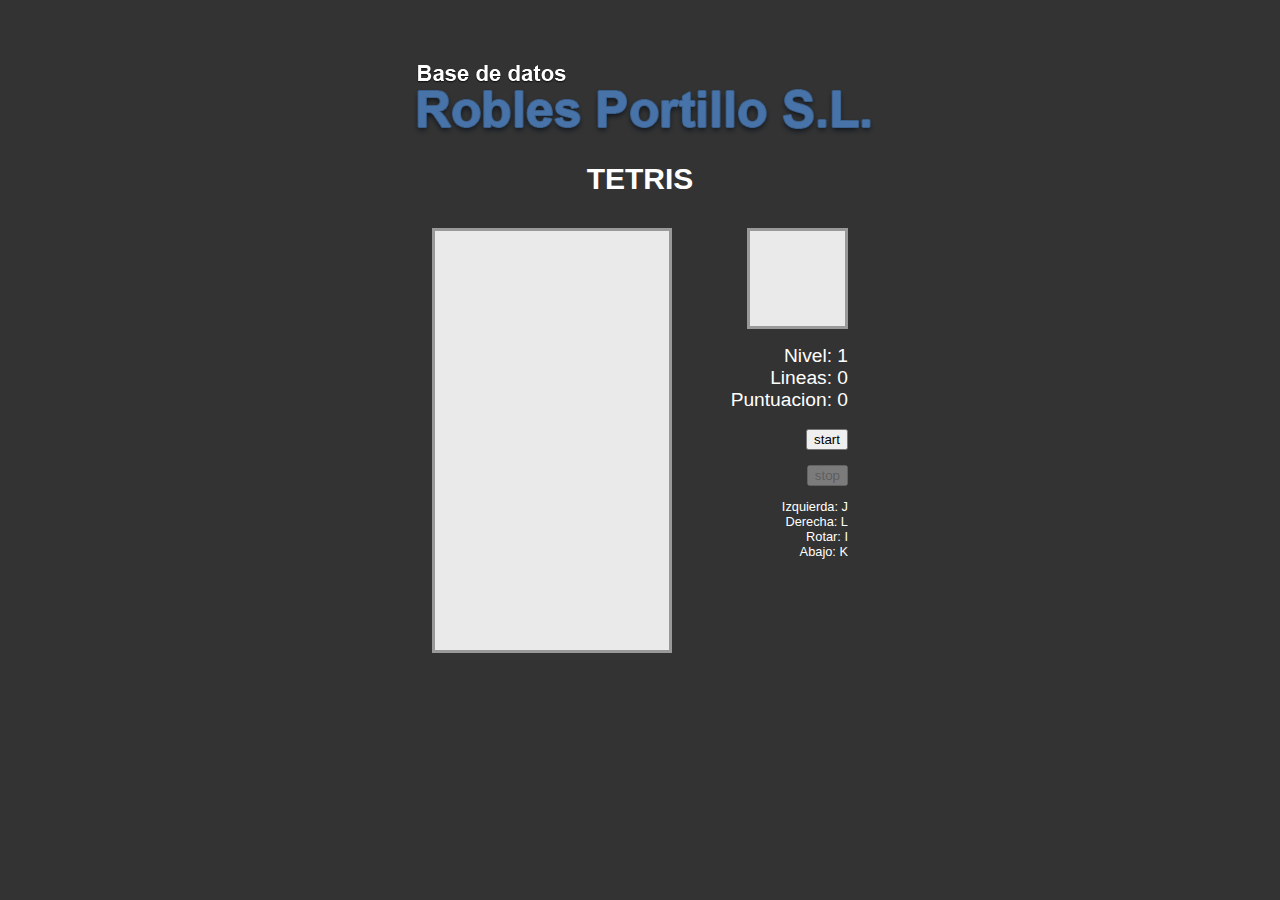
<file: TETRIS/tetris.html>
<!DOCTYPE html PUBLIC "-//W3C//DTD XHTML 1.0 Strict//EN"
 "http://www.w3.org/TR/xhtml1/DTD/xhtml1-strict.dtd">

<html>

<head>
<title>Tetris</title>
<script type="text/javascript" src="jquery.js"></script>
<script type="text/javascript" src="tetris.js"></script>
<link rel="stylesheet" type="text/css" href="tetris.css"/>

<style>
.logo{
	text-align: center;
	color: white;
}

h2{
	font-size: 30px;
	margin-top: -50px;
}
</style>


</head>

<body>
<div class="logo">
	<img src="../images/empresa_login.png">
	<h2>TETRIS</h2>
</div>

<div id="tetris">

<div id="grid">
<table>
<tr><td id="a1"></td><td id="a2"></td><td id="a3"></td><td id="a4"></td><td id="a5"></td><td id="a6"></td><td id="a7"></td><td id="a8"></td><td id="a9"></td><td id="a10"></td></tr>
<tr><td id="b1"></td><td id="b2"></td><td id="b3"></td><td id="b4"></td><td id="b5"></td><td id="b6"></td><td id="b7"></td><td id="b8"></td><td id="b9"></td><td id="b10"></td></tr>
<tr><td id="c1"></td><td id="c2"></td><td id="c3"></td><td id="c4"></td><td id="c5"></td><td id="c6"></td><td id="c7"></td><td id="c8"></td><td id="c9"></td><td id="c10"></td></tr>
<tr><td id="d1"></td><td id="d2"></td><td id="d3"></td><td id="d4"></td><td id="d5"></td><td id="d6"></td><td id="d7"></td><td id="d8"></td><td id="d9"></td><td id="d10"></td></tr>
<tr><td id="e1"></td><td id="e2"></td><td id="e3"></td><td id="e4"></td><td id="e5"></td><td id="e6"></td><td id="e7"></td><td id="e8"></td><td id="e9"></td><td id="e10"></td></tr>
<tr><td id="f1"></td><td id="f2"></td><td id="f3"></td><td id="f4"></td><td id="f5"></td><td id="f6"></td><td id="f7"></td><td id="f8"></td><td id="f9"></td><td id="f10"></td></tr>
<tr><td id="g1"></td><td id="g2"></td><td id="g3"></td><td id="g4"></td><td id="g5"></td><td id="g6"></td><td id="g7"></td><td id="g8"></td><td id="g9"></td><td id="g10"></td></tr>
<tr><td id="h1"></td><td id="h2"></td><td id="h3"></td><td id="h4"></td><td id="h5"></td><td id="h6"></td><td id="h7"></td><td id="h8"></td><td id="h9"></td><td id="h10"></td></tr>
<tr><td id="i1"></td><td id="i2"></td><td id="i3"></td><td id="i4"></td><td id="i5"></td><td id="i6"></td><td id="i7"></td><td id="i8"></td><td id="i9"></td><td id="i10"></td></tr>
<tr><td id="j1"></td><td id="j2"></td><td id="j3"></td><td id="j4"></td><td id="j5"></td><td id="j6"></td><td id="j7"></td><td id="j8"></td><td id="j9"></td><td id="j10"></td></tr>
<tr><td id="k1"></td><td id="k2"></td><td id="k3"></td><td id="k4"></td><td id="k5"></td><td id="k6"></td><td id="k7"></td><td id="k8"></td><td id="k9"></td><td id="k10"></td></tr>
<tr><td id="l1"></td><td id="l2"></td><td id="l3"></td><td id="l4"></td><td id="l5"></td><td id="l6"></td><td id="l7"></td><td id="l8"></td><td id="l9"></td><td id="l10"></td></tr>

<tr><td id="m1"></td><td id="m2"></td><td id="m3"></td><td id="m4"></td><td id="m5"></td><td id="m6"></td><td id="m7"></td><td id="m8"></td><td id="m9"></td><td id="m10"></td></tr>
<tr><td id="n1"></td><td id="n2"></td><td id="n3"></td><td id="n4"></td><td id="n5"></td><td id="n6"></td><td id="n7"></td><td id="n8"></td><td id="n9"></td><td id="n10"></td></tr>
<tr><td id="o1"></td><td id="o2"></td><td id="o3"></td><td id="o4"></td><td id="o5"></td><td id="o6"></td><td id="o7"></td><td id="o8"></td><td id="o9"></td><td id="o10"></td></tr>
<tr><td id="p1"></td><td id="p2"></td><td id="p3"></td><td id="p4"></td><td id="p5"></td><td id="p6"></td><td id="p7"></td><td id="p8"></td><td id="p9"></td><td id="p10"></td></tr>
<tr><td id="q1"></td><td id="q2"></td><td id="q3"></td><td id="q4"></td><td id="q5"></td><td id="q6"></td><td id="q7"></td><td id="q8"></td><td id="q9"></td><td id="q10"></td></tr>
<tr><td id="r1"></td><td id="r2"></td><td id="r3"></td><td id="r4"></td><td id="r5"></td><td id="r6"></td><td id="r7"></td><td id="r8"></td><td id="r9"></td><td id="r10"></td></tr>
</table>
</div>

<div id="next">
<table>
<tr><td id="x00"></td><td id="x10"></td><td id="x20"></td><td id="x30"></td></tr>
<tr><td id="x01"></td><td id="x11"></td><td id="x21"></td><td id="x31"></td></tr>
<tr><td id="x02"></td><td id="x12"></td><td id="x22"></td><td id="x32"></td></tr>
<tr><td id="x03"></td><td id="x13"></td><td id="x23"></td><td id="x33"></td></tr>
</table>
</div>

<div id="stats">
<div>Nivel: <span id="level">1</span></div>
<div>Lineas: <span id="lines">0</span></div>
<div>Puntuacion: <span id="score">0</span></div>
</div>

<div id="cmd">
<input id="start" type="button" value="start"/><br/>
<input id="stop" type="button" value="stop" disabled="disabled"/>
</div>

<div id="info">
<div>Izquierda: J</div>
<div>Derecha: L</div>
<div>Rotar: I</div>
<div>Abajo: K</div>
</div>

</div>

<div id="overlay"></div>

</body>

</html>
</file>
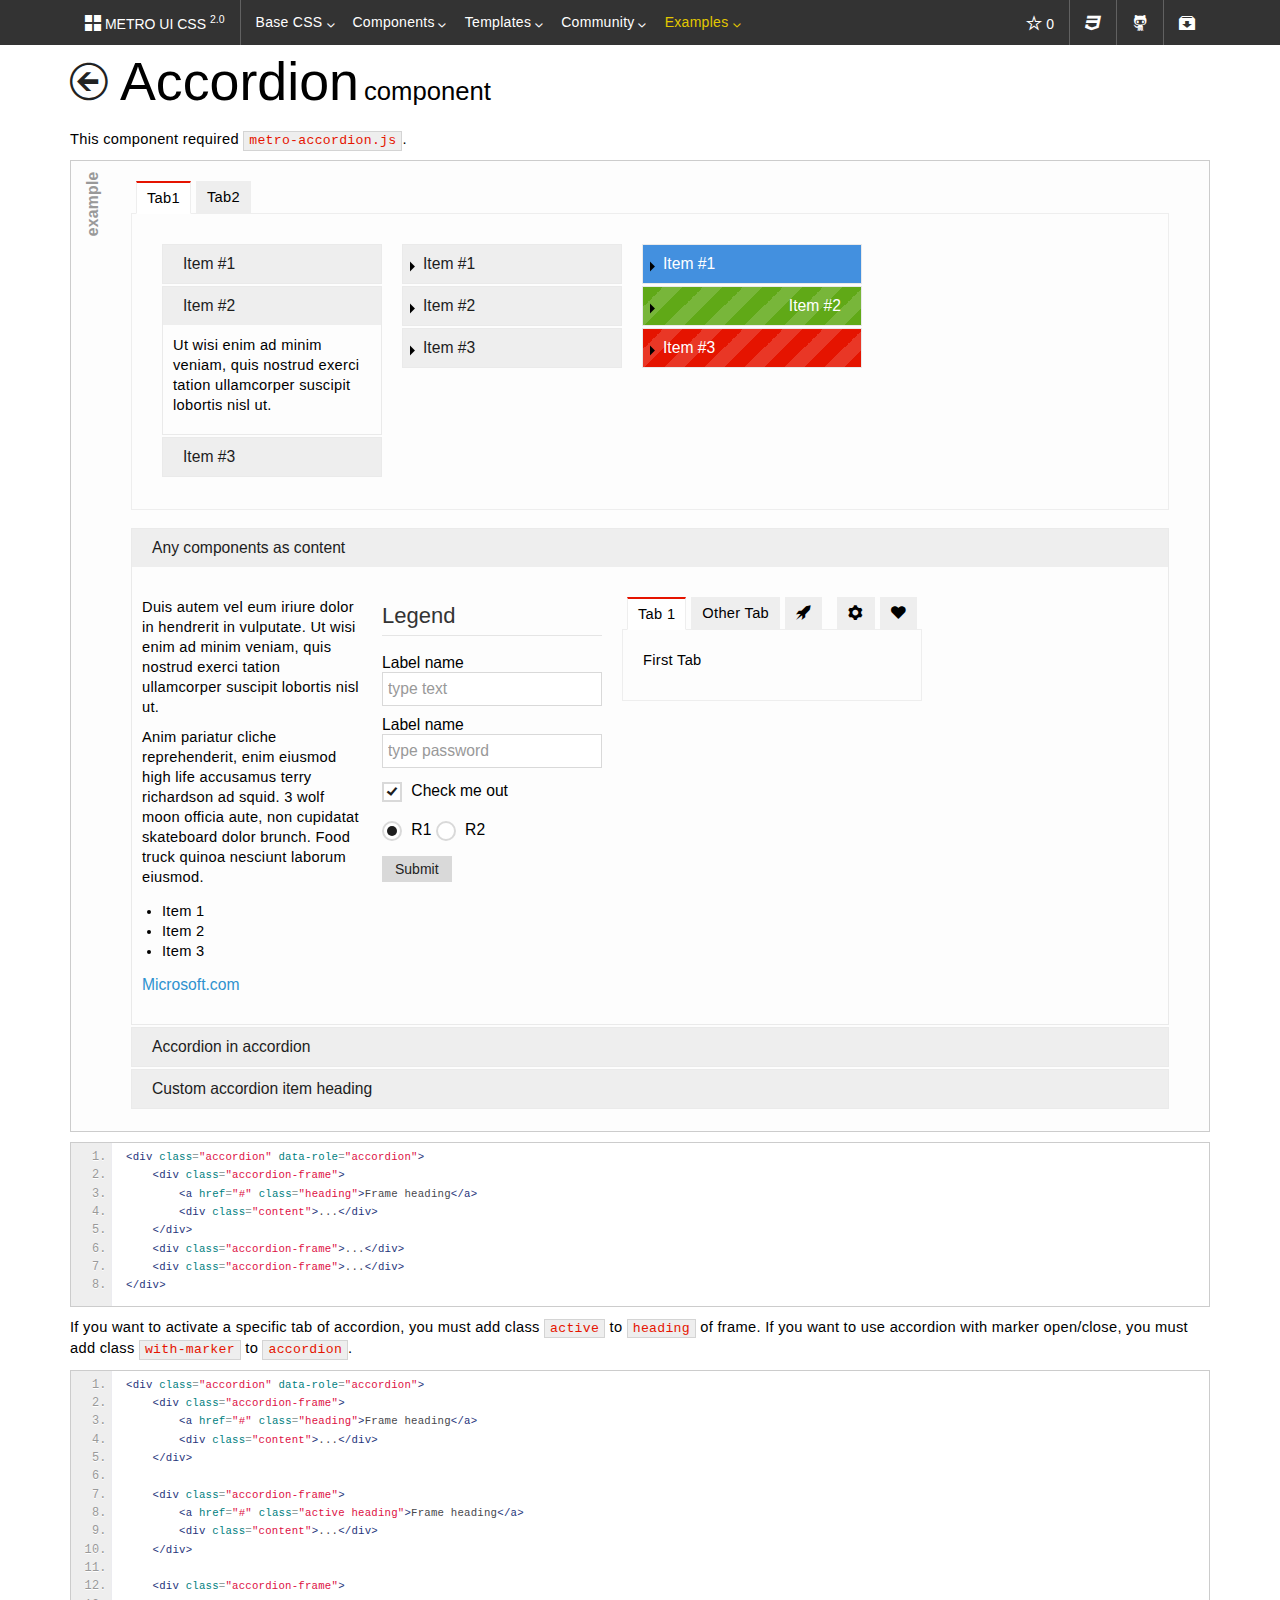
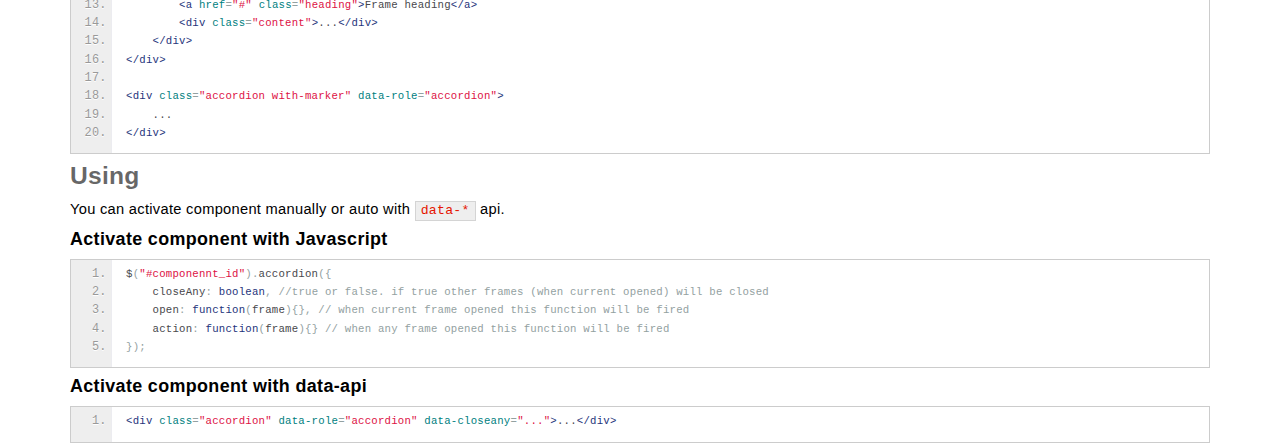
<file: metro/docs/accordion.html>
<!DOCTYPE html>
<html>
<head>
    <meta charset="UTF-8">
    <meta name="viewport" content="width=device-width, initial-scale=1.0, maximum-scale=1.0, user-scalable=no">
    <meta name="product" content="Metro UI CSS Framework">
    <meta name="description" content="Simple responsive css framework">
    <meta name="author" content="Sergey S. Pimenov, Ukraine, Kiev">

    <link href="css/metro-bootstrap.css" rel="stylesheet">
    <link href="css/metro-bootstrap-responsive.css" rel="stylesheet">
    <link href="css/iconFont.css" rel="stylesheet">
    <link href="css/docs.css" rel="stylesheet">
    <link href="js/prettify/prettify.css" rel="stylesheet">


    <!-- Load JavaScript Libraries -->
    <script src="js/jquery/jquery.min.js"></script>
    <script src="js/jquery/jquery.widget.min.js"></script>
    <script src="js/jquery/jquery.mousewheel.js"></script>
    <script src="js/prettify/prettify.js"></script>

    <!-- Metro UI CSS JavaScript plugins -->
    <script src="js/load-metro.js"></script>

    <!-- Local JavaScript -->
    <script src="js/docs.js"></script>
    <script src="js/github.info.js"></script>

    <title>Metro UI CSS : Metro Bootstrap CSS Library</title>
</head>
<body class="metro">
    <header class="bg-dark" data-load="header.html"></header>

    <div class="container">
                <h1>
                    <a href="/"><i class="icon-arrow-left-3 fg-darker smaller"></i></a>
                    Accordion<small class="on-right">component</small>
                </h1>

                <p class="description">
                    This component required <code>metro-accordion.js</code>.
                </p>
                <div class="example">
                    <div class="tab-control" data-role="tab-control">
                        <ul class="tabs">
                            <li class="active"><a href="#tab1">Tab1</a></li>
                            <li><a href="#tab2">Tab2</a></li>
                        </ul>

                        <div class="frames">
                            <div class="frame clearfix" id="tab1">
                                <div class="accordion span3 place-left margin10" data-role="accordion" data-closeany="false">
                                    <div class="accordion-frame">
                                        <a class="heading active" href="#" data-action="none" >Item #1</a>
                                        <div class="content">
                                            <p>Anim pariatur cliche reprehenderit, enim eiusmod high life accusamus terry richardson ad squid.</p>
                                        </div>
                                    </div>
                                    <div class="accordion-frame">
                                        <a class="heading active" href="#">Item #2</a>
                                        <div class="content">
                                            <p>Ut wisi enim ad minim veniam, quis nostrud exerci tation ullamcorper suscipit lobortis nisl ut.</p>
                                        </div>
                                    </div>
                                    <div class="accordion-frame">
                                        <a class="heading" href="#">Item #3</a>
                                        <div class="content">
                                            <p>Ut wisi enim ad minim veniam, quis nostrud exerci tation ullamcorper suscipit lobortis nisl ut.</p>
                                            <button class="primary">Activate the account</button>
                                        </div>
                                    </div>
                                </div>

                                <div class="accordion with-marker span3 place-left margin10" data-role="accordion" data-closeany="false">
                                    <div class="accordion-frame">
                                        <a class="heading" href="#">Item #1</a>
                                        <div class="content">
                                            <p>Anim pariatur cliche reprehenderit, enim eiusmod high life accusamus terry richardson ad squid.</p>
                                        </div>
                                    </div>
                                    <div class="accordion-frame">
                                        <a class="heading" href="#">Item #2</a>
                                        <div class="content">
                                            <p>Ut wisi enim ad minim veniam, quis nostrud exerci tation ullamcorper suscipit lobortis nisl ut.</p>
                                        </div>
                                    </div>
                                    <div class="accordion-frame">
                                        <a class="heading" href="#">Item #3</a>
                                        <div class="content">
                                            <p>Ut wisi enim ad minim veniam, quis nostrud exerci tation ullamcorper suscipit lobortis nisl ut.</p>
                                            <button class="primary">Activate the account</button>
                                        </div>
                                    </div>
                                </div>

                                <div class="accordion with-marker span3 place-left margin10" data-role="accordion" data-closeany="false">
                                    <div class="accordion-frame">
                                        <a class="heading bg-lightBlue fg-white" href="#">Item #1</a>
                                        <div class="content">
                                            <p>Anim pariatur cliche reprehenderit, enim eiusmod high life accusamus terry richardson ad squid.</p>
                                        </div>
                                    </div>
                                    <div class="accordion-frame">
                                        <a class="heading text-right ribbed-green fg-white" href="#">Item #2</a>
                                        <div class="content">
                                            <p>Ut wisi enim ad minim veniam, quis nostrud exerci tation ullamcorper suscipit lobortis nisl ut.</p>
                                        </div>
                                    </div>
                                    <div class="accordion-frame">
                                        <a class="heading ribbed-red fg-white" href="#">Item #3</a>
                                        <div class="content">
                                            <p>Ut wisi enim ad minim veniam, quis nostrud exerci tation ullamcorper suscipit lobortis nisl ut.</p>
                                            <button class="primary">Activate the account</button>
                                        </div>
                                    </div>
                                </div>
                            </div>
                            <div class="frame" id="tab2">tab2</div>
                        </div>
                    </div>
                    <br />

                    <div class="accordion" data-role="accordion" data-closeany="true">
                        <div class="accordion-frame">
                            <a class="active heading" href="#">Any components as content</a>
                            <div class="content">
                                <div class="grid">
                                    <div class="row">
                                        <div class="span3">
                                            <p>Duis autem vel eum iriure dolor in hendrerit in vulputate. Ut wisi enim ad minim veniam, quis nostrud exerci tation ullamcorper suscipit lobortis nisl ut.</p>
                                            <p>Anim pariatur cliche reprehenderit, enim eiusmod high life accusamus terry richardson ad squid. 3 wolf moon officia aute, non cupidatat skateboard dolor brunch. Food truck quinoa nesciunt laborum eiusmod.</p>
                                            <ul>
                                                <li>Item 1</li>
                                                <li>Item 2</li>
                                                <li>Item 3</li>
                                            </ul>
                                            <a href="http://microsoft.com">Microsoft.com</a>
                                        </div>
                                        <div class="span3">
                                            <form>
                                                <fieldset>
                                                    <legend>Legend</legend>
                                                    <lable>Label name</lable>
                                                    <div class="input-control text" data-role="input-control">
                                                        <input type="text" placeholder="type text">
                                                        <button class="btn-clear" tabindex="-1"></button>
                                                    </div>
                                                    <lable>Label name</lable>
                                                    <div class="input-control password" data-role="input-control">
                                                        <input type="password" placeholder="type password" autofocus>
                                                        <button class="btn-reveal" tabindex="-1"></button>
                                                    </div>
                                                    <div class="input-control checkbox" data-role="input-control">
                                                        <label>
                                                            <input type="checkbox" checked />
                                                            <span class="check"></span>
                                                            Check me out
                                                        </label>
                                                    </div>

                                                    <div>
                                                        <div class="input-control radio default-style" data-role="input-control">
                                                            <label>
                                                                <input type="radio" name="r1" checked />
                                                                <span class="check"></span>
                                                                R1
                                                            </label>
                                                        </div>
                                                        <div class="input-control radio  default-style" data-role="input-control">
                                                            <label>
                                                                <input type="radio" name="r1" />
                                                                <span class="check"></span>
                                                                R2
                                                            </label>
                                                        </div>
                                                    </div>

                                                    <input type="submit" value="Submit">
                                                </fieldset>
                                            </form>
                                        </div>
                                        <div class="span4">
                                            <div class="tab-control" data-role="tab-control">
                                                <ul class="tabs">
                                                    <li class="active"><a href="#_page_1">Tab 1</a></li>
                                                    <li><a href="#_page_2">Other Tab</a></li>
                                                    <li><a href="#_page_3"><i class="icon-rocket"></i></a></li>
                                                    <li class="place-right"><a href="#_page_5"><i class="icon-heart"></i></a></li>
                                                    <li class="place-right"><a href="#_page_4"><i class="icon-cog"></i></a></li>
                                                </ul>

                                                <div class="frames">
                                                    <div class="frame" id="_page_1">
                                                        <p>First Tab</p>
                                                    </div>
                                                    <div class="frame" id="_page_2">
                                                        <p>Second Tab</p>
                                                    </div>
                                                    <div class="frame" id="_page_3">
                                                        <p>Rocket Tab</p>
                                                    </div>
                                                    <div class="frame" id="_page_4">
                                                        <p>This tab placed right</p>
                                                    </div>
                                                    <div class="frame" id="_page_5">
                                                        <p>This tab also placed right</p>
                                                    </div>
                                                </div>
                                            </div>
                                        </div>
                                    </div>
                                </div>
                            </div>
                        </div>

                        <div class="accordion-frame">
                            <a class="heading" href="#">Accordion in accordion</a>
                            <div class="content clearfix">
                                <div class="accordion span3 place-left margin10" data-role="accordion" data-closeany="false">
                                    <div class="accordion-frame">
                                        <a class="heading" href="#">Item #1</a>
                                        <div class="content">
                                            <p>Anim pariatur cliche reprehenderit, enim eiusmod high life accusamus terry richardson ad squid.</p>
                                        </div>
                                    </div>
                                    <div class="accordion-frame">
                                        <a class="heading" href="#">Item #2</a>
                                        <div class="content">
                                            <p>Ut wisi enim ad minim veniam, quis nostrud exerci tation ullamcorper suscipit lobortis nisl ut.</p>
                                        </div>
                                    </div>
                                    <div class="accordion-frame">
                                        <a class="heading" href="#">Item #3</a>
                                        <div class="content">
                                            <p>Ut wisi enim ad minim veniam, quis nostrud exerci tation ullamcorper suscipit lobortis nisl ut.</p>
                                            <button class="primary">Activate the account</button>
                                        </div>
                                    </div>
                                </div>

                                <div class="accordion span3 place-left margin10" data-role="accordion">
                                    <div class="accordion-frame">
                                        <a class="heading" href="#">Item #1</a>
                                        <div class="content">
                                            <p>Anim pariatur cliche reprehenderit, enim eiusmod high life accusamus terry richardson ad squid.</p>
                                        </div>
                                    </div>
                                    <div class="accordion-frame">
                                        <a class="heading" href="#">Item #2</a>
                                        <div class="content">
                                            <p>Ut wisi enim ad minim veniam, quis nostrud exerci tation ullamcorper suscipit lobortis nisl ut.</p>
                                        </div>
                                    </div>
                                    <div class="accordion-frame">
                                        <a class="heading" href="#">Item #3</a>
                                        <div class="content">
                                            <p>Ut wisi enim ad minim veniam, quis nostrud exerci tation ullamcorper suscipit lobortis nisl ut.</p>
                                            <button class="primary">Activate the account</button>
                                        </div>
                                    </div>
                                </div>

                                <div class="accordion span3 place-left margin10" data-role="accordion">
                                    <div class="accordion-frame">
                                        <a class="heading" href="#">Item #1</a>
                                        <div class="content">
                                            <p>Anim pariatur cliche reprehenderit, enim eiusmod high life accusamus terry richardson ad squid.</p>
                                        </div>
                                    </div>
                                    <div class="accordion-frame">
                                        <a class="heading" href="#">Item #2</a>
                                        <div class="content">
                                            <p>Ut wisi enim ad minim veniam, quis nostrud exerci tation ullamcorper suscipit lobortis nisl ut.</p>
                                        </div>
                                    </div>
                                    <div class="accordion-frame">
                                        <a class="heading" href="#">Item #3</a>
                                        <div class="content">
                                            <p>Ut wisi enim ad minim veniam, quis nostrud exerci tation ullamcorper suscipit lobortis nisl ut.</p>
                                            <button class="primary">Activate the account</button>
                                        </div>
                                    </div>
                                </div>

                            </div>
                        </div>

                        <div class="accordion-frame">
                            <a class="heading" href="#">Custom accordion item heading</a>
                            <div class="content clearfix">
                                <div class="accordion span3 place-left margin10" data-role="accordion">
                                    <div class="accordion-frame">
                                        <a class="active heading bg-red fg-white" href="#">Item #1</a>
                                        <div class="content">
                                            <p>Anim pariatur cliche reprehenderit, enim eiusmod high life accusamus terry richardson ad squid.</p>
                                        </div>
                                    </div>
                                    <div class="accordion-frame">
                                        <a class="heading bg-yellow fg-white" href="#">Item #2</a>
                                        <div class="content">
                                            <p>Ut wisi enim ad minim veniam, quis nostrud exerci tation ullamcorper suscipit lobortis nisl ut.</p>
                                        </div>
                                    </div>
                                    <div class="accordion-frame">
                                        <a class="heading bg-green fg-white" href="#">Item #3</a>
                                        <div class="content">
                                            <p>Ut wisi enim ad minim veniam, quis nostrud exerci tation ullamcorper suscipit lobortis nisl ut.</p>
                                            <button class="primary">Activate the account</button>
                                        </div>
                                    </div>
                                </div>

                                <div class="accordion span3 place-left margin10" data-role="accordion">
                                    <div class="accordion-frame">
                                        <a class="heading bg-dark fg-white text-right" href="#">Item #1</a>
                                        <div class="content">
                                            <p>Anim pariatur cliche reprehenderit, enim eiusmod high life accusamus terry richardson ad squid.</p>
                                        </div>
                                    </div>
                                    <div class="accordion-frame">
                                        <a class="active heading bg-dark fg-white text-right" href="#">Item #2</a>
                                        <div class="content">
                                            <p>Ut wisi enim ad minim veniam, quis nostrud exerci tation ullamcorper suscipit lobortis nisl ut.</p>
                                        </div>
                                    </div>
                                    <div class="accordion-frame">
                                        <a class="heading bg-dark fg-white text-right" href="#">Item #3</a>
                                        <div class="content">
                                            <p>Ut wisi enim ad minim veniam, quis nostrud exerci tation ullamcorper suscipit lobortis nisl ut.</p>
                                            <button class="primary">Activate the account</button>
                                        </div>
                                    </div>
                                </div>

                                <div class="accordion span3 place-left margin10" data-role="accordion">
                                    <div class="accordion-frame">
                                        <a class="heading bg-cyan fg-white" href="#"><i class="icon-rocket"></i> Item #1</a>
                                        <div class="content">
                                            <p>Anim pariatur cliche reprehenderit, enim eiusmod high life accusamus terry richardson ad squid.</p>
                                        </div>
                                    </div>
                                    <div class="accordion-frame">
                                        <a class="heading bg-cyan fg-white" href="#"><i class="icon-cog"></i> Item #2</a>
                                        <div class="content">
                                            <p>Ut wisi enim ad minim veniam, quis nostrud exerci tation ullamcorper suscipit lobortis nisl ut.</p>
                                        </div>
                                    </div>
                                    <div class="accordion-frame">
                                        <a class="heading bg-cyan fg-white" href="#"><i class="icon-cart"></i> Item #3</a>
                                        <div class="content">
                                            <p>Ut wisi enim ad minim veniam, quis nostrud exerci tation ullamcorper suscipit lobortis nisl ut.</p>
                                            <button class="primary">Activate the account</button>
                                        </div>
                                    </div>
                                </div>

                            </div>
                        </div>
                    </div>
                </div>
<pre class="prettyprint linenums">
&lt;div class="accordion" data-role="accordion"&gt;
    &lt;div class="accordion-frame"&gt;
        &lt;a href="#" class="heading"&gt;Frame heading&lt;/a&gt;
        &lt;div class="content"&gt;...&lt;/div&gt;
    &lt;/div&gt;
    &lt;div class="accordion-frame"&gt;...&lt;/div&gt;
    &lt;div class="accordion-frame"&gt;...&lt;/div&gt;
&lt;/div&gt;
</pre>
                <p class="description">
                    If you want to activate a specific tab of accordion, you must add class <code>active</code> to <code>heading</code> of frame.
                    If you want to use accordion with marker open/close, you must add class <code>with-marker</code> to <code>accordion</code>.
                </p>
<pre class="prettyprint linenums">
&lt;div class="accordion" data-role="accordion"&gt;
    &lt;div class="accordion-frame"&gt;
        &lt;a href="#" class="heading"&gt;Frame heading&lt;/a&gt;
        &lt;div class="content"&gt;...&lt;/div&gt;
    &lt;/div&gt;

    &lt;div class="accordion-frame"&gt;
        &lt;a href="#" class="active heading"&gt;Frame heading&lt;/a&gt;
        &lt;div class="content"&gt;...&lt;/div&gt;
    &lt;/div&gt;
    
    &lt;div class="accordion-frame"&gt;
        &lt;a href="#" class="heading"&gt;Frame heading&lt;/a&gt;
        &lt;div class="content"&gt;...&lt;/div&gt;
    &lt;/div&gt;
&lt;/div&gt;

&lt;div class="accordion with-marker" data-role="accordion"&gt;
    ...
&lt;/div&gt;
</pre>

                <h3>Using</h3>
                <p class="description">
                    You can activate component manually or auto with <code>data-*</code> api.
                </p>
                <h4>Activate component with Javascript</h4>
<pre class="linenums prettyprint">
$("#componennt_id").accordion({
    closeAny: boolean, //true or false. if true other frames (when current opened) will be closed
    open: function(frame){}, // when current frame opened this function will be fired
    action: function(frame){} // when any frame opened this function will be fired
});
</pre>
                <h4>Activate component with data-api</h4>
<pre class="linenums prettyprint">
&lt;div class="accordion" data-role="accordion" data-closeany="..."&gt;...&lt;/div&gt;
</pre>



    </div>

    <script src="js/hitua.js"></script>

</body>
</html>
</file>
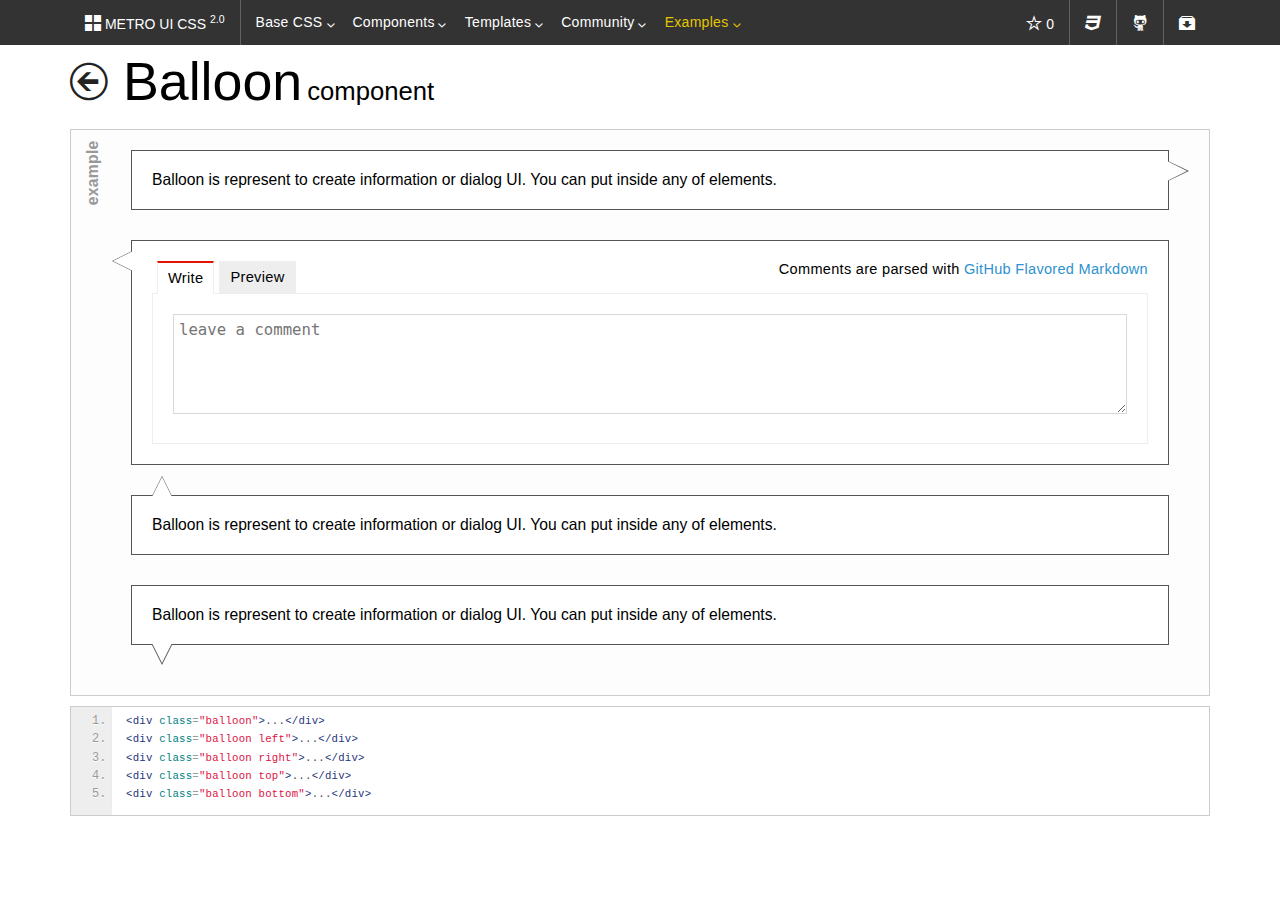
<file: metro/docs/balloon.html>
<!DOCTYPE html>
<html>
<head>
    <meta charset="utf-8">
    <meta name="viewport" content="width=device-width, initial-scale=1.0, maximum-scale=1.0, user-scalable=no">
    <meta name="product" content="Metro UI CSS Framework">
    <meta name="description" content="Simple responsive css framework">
    <meta name="author" content="Sergey S. Pimenov, Ukraine, Kiev">

    <link href="css/metro-bootstrap.css" rel="stylesheet">
    <link href="css/metro-bootstrap-responsive.css" rel="stylesheet">
    <link href="css/iconFont.css" rel="stylesheet">
    <link href="css/docs.css" rel="stylesheet">
    <link href="js/prettify/prettify.css" rel="stylesheet">

    <!-- Load JavaScript Libraries -->
    <script src="js/jquery/jquery.min.js"></script>
    <script src="js/jquery/jquery.widget.min.js"></script>
    <script src="js/jquery/jquery.mousewheel.js"></script>
    <script src="js/prettify/prettify.js"></script>

    <!-- Metro UI CSS JavaScript plugins -->
    <script src="js/load-metro.js"></script>

    <!-- Local JavaScript -->
    <script src="js/docs.js"></script>
    <script src="js/github.info.js"></script>

    <title>Metro UI CSS : Metro Bootstrap CSS Library</title>
</head>
<body class="metro">
    <header class="bg-dark" data-load="header.html"></header>
    <div class="container">
                <h1>
                    <a href="/"><i class="icon-arrow-left-3 fg-darker smaller"></i></a>
                    Balloon<small class="on-right">component</small>
                </h1>

                <div class="example">
                    <div class="balloon left">
                        <div class="padding20">
                            Balloon is represent to create information or dialog UI. You can put inside any of elements.
                        </div>
                    </div>

                    <div class="balloon right">
                        <div class="tab-control padding20" data-role="tab-control">
                            <p class="place-right tertiary-text">Comments are parsed with <a href="https://help.github.com/articles/github-flavored-markdown">GitHub Flavored Markdown</a></p>
                            <ul class="tabs">
                                <li class="active"><a href="#write">Write</a></li>
                                <li><a href="#preview">Preview</a></li>
                            </ul>

                            <div class="frames">
                                <div id="write" class="frame">
                                    <textarea data-transform="input-control" placeholder="leave a comment"></textarea>
                                </div>
                                <div id="preview" class="frame">
                                    This is preview :)
                                </div>
                            </div>
                        </div>
                    </div>

                    <div class="balloon bottom">
                        <div class="padding20">
                            Balloon is represent to create information or dialog UI. You can put inside any of elements.
                        </div>
                    </div>

                    <div class="balloon top">
                        <div class="padding20">
                            Balloon is represent to create information or dialog UI. You can put inside any of elements.
                        </div>
                    </div>
                </div>

<pre class="prettyprint linenums">
&lt;div class="balloon"&gt;...&lt;/div&gt;
&lt;div class="balloon left"&gt;...&lt;/div&gt;
&lt;div class="balloon right"&gt;...&lt;/div&gt;
&lt;div class="balloon top"&gt;...&lt;/div&gt;
&lt;div class="balloon bottom"&gt;...&lt;/div&gt;
</pre>

    </div>

    <script src="js/hitua.js"></script>

</body>
</html>
</file>
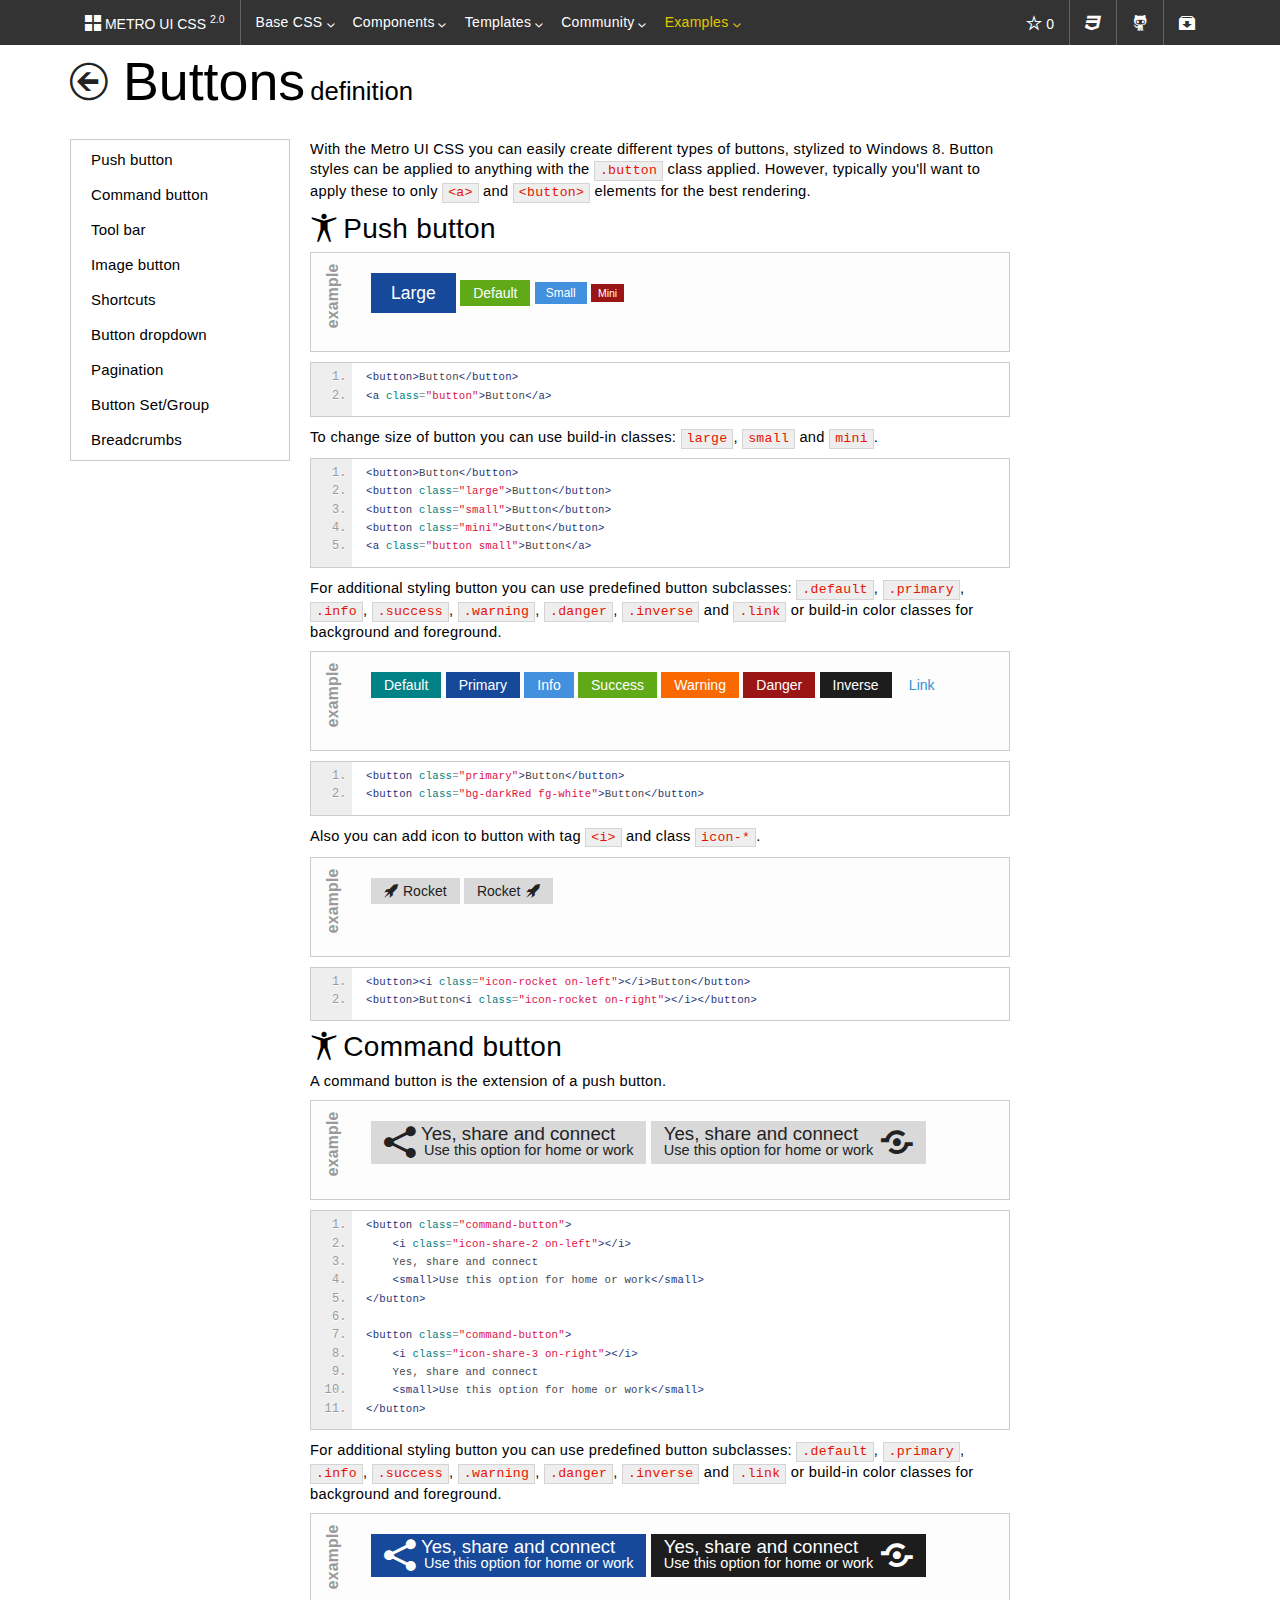
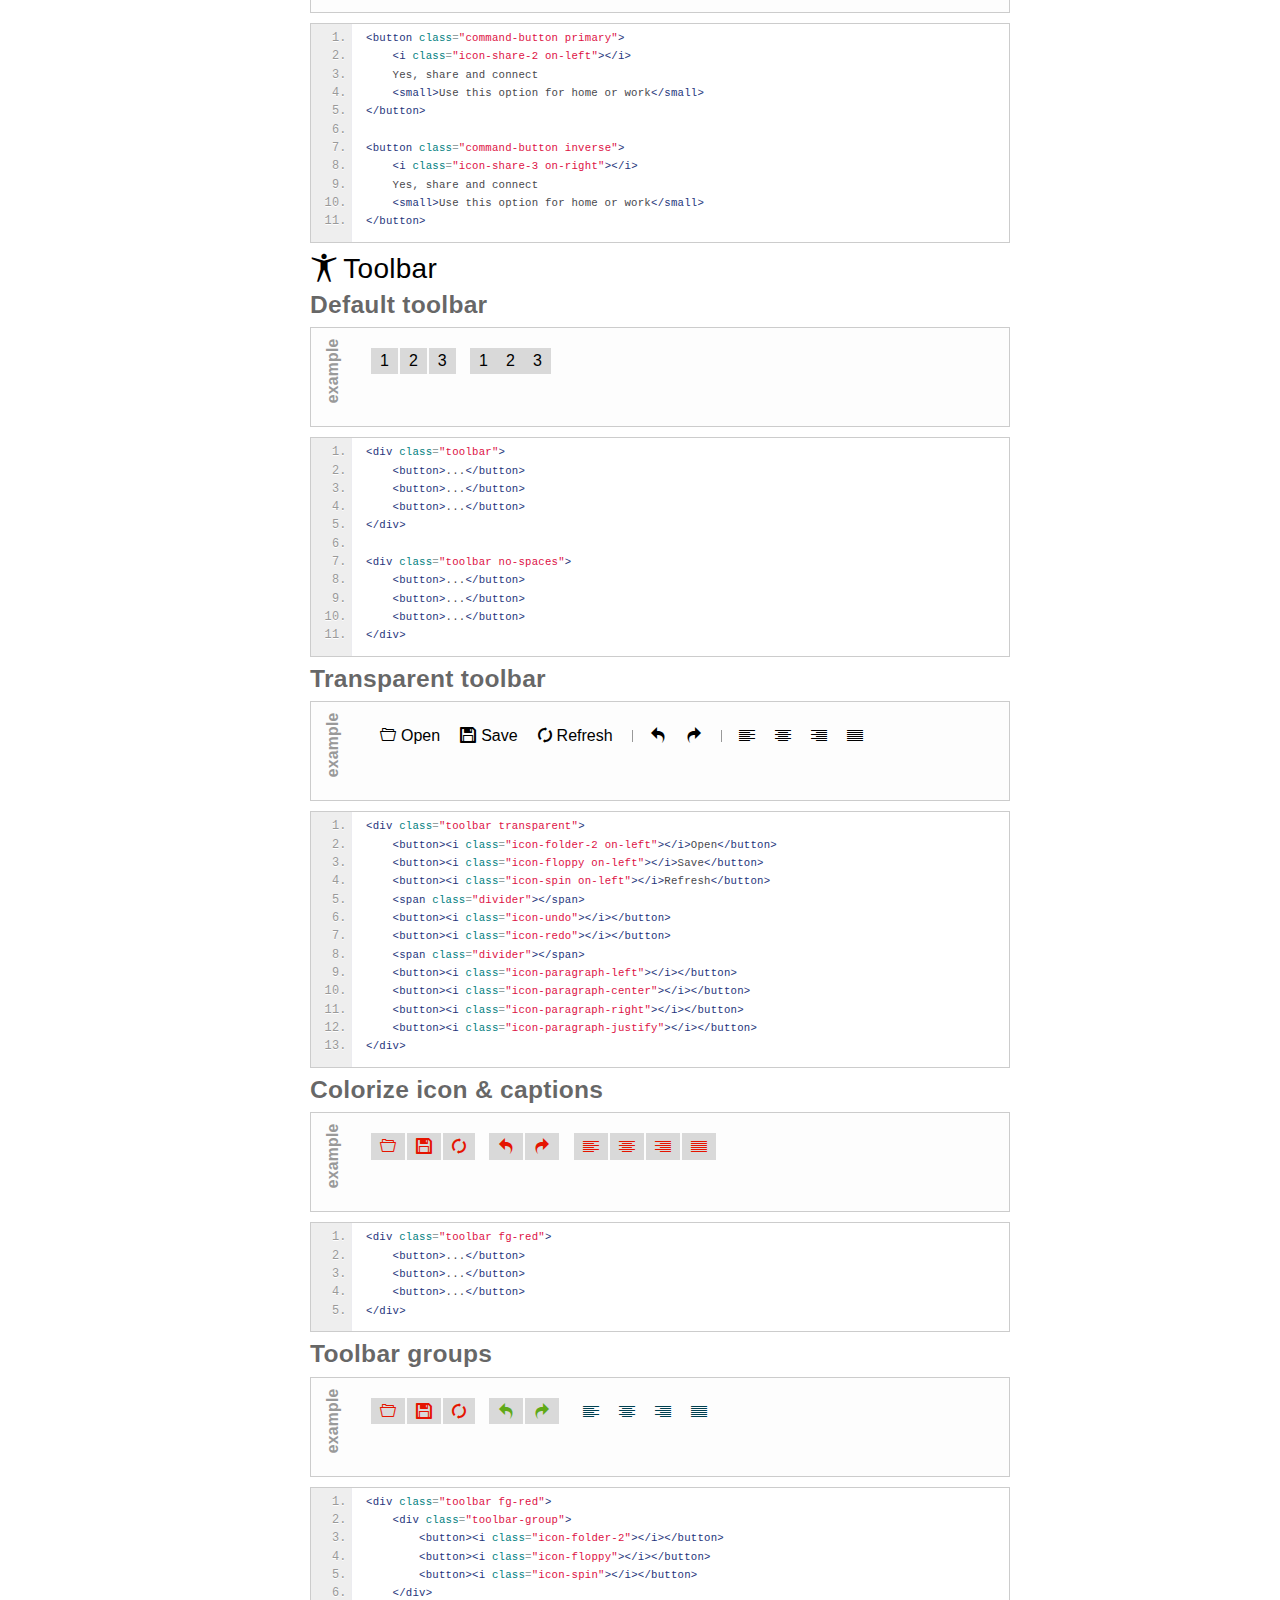
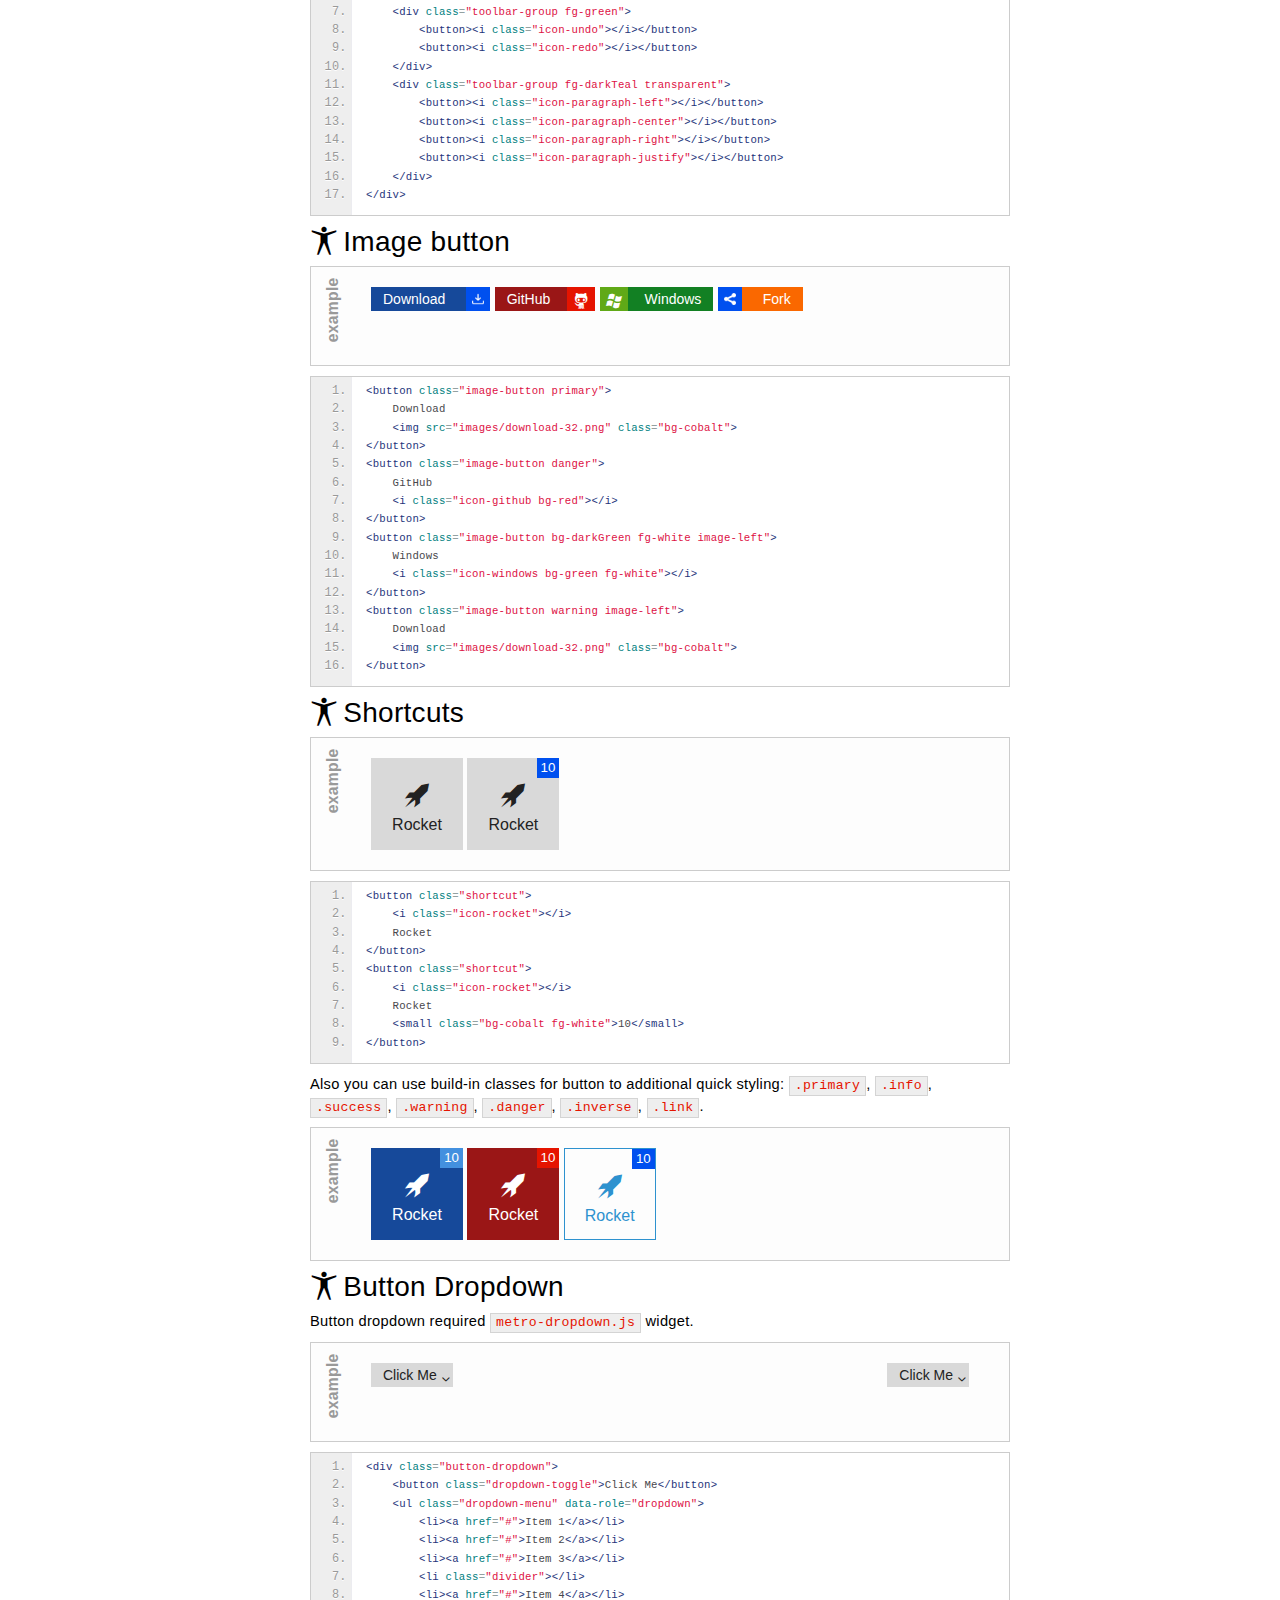
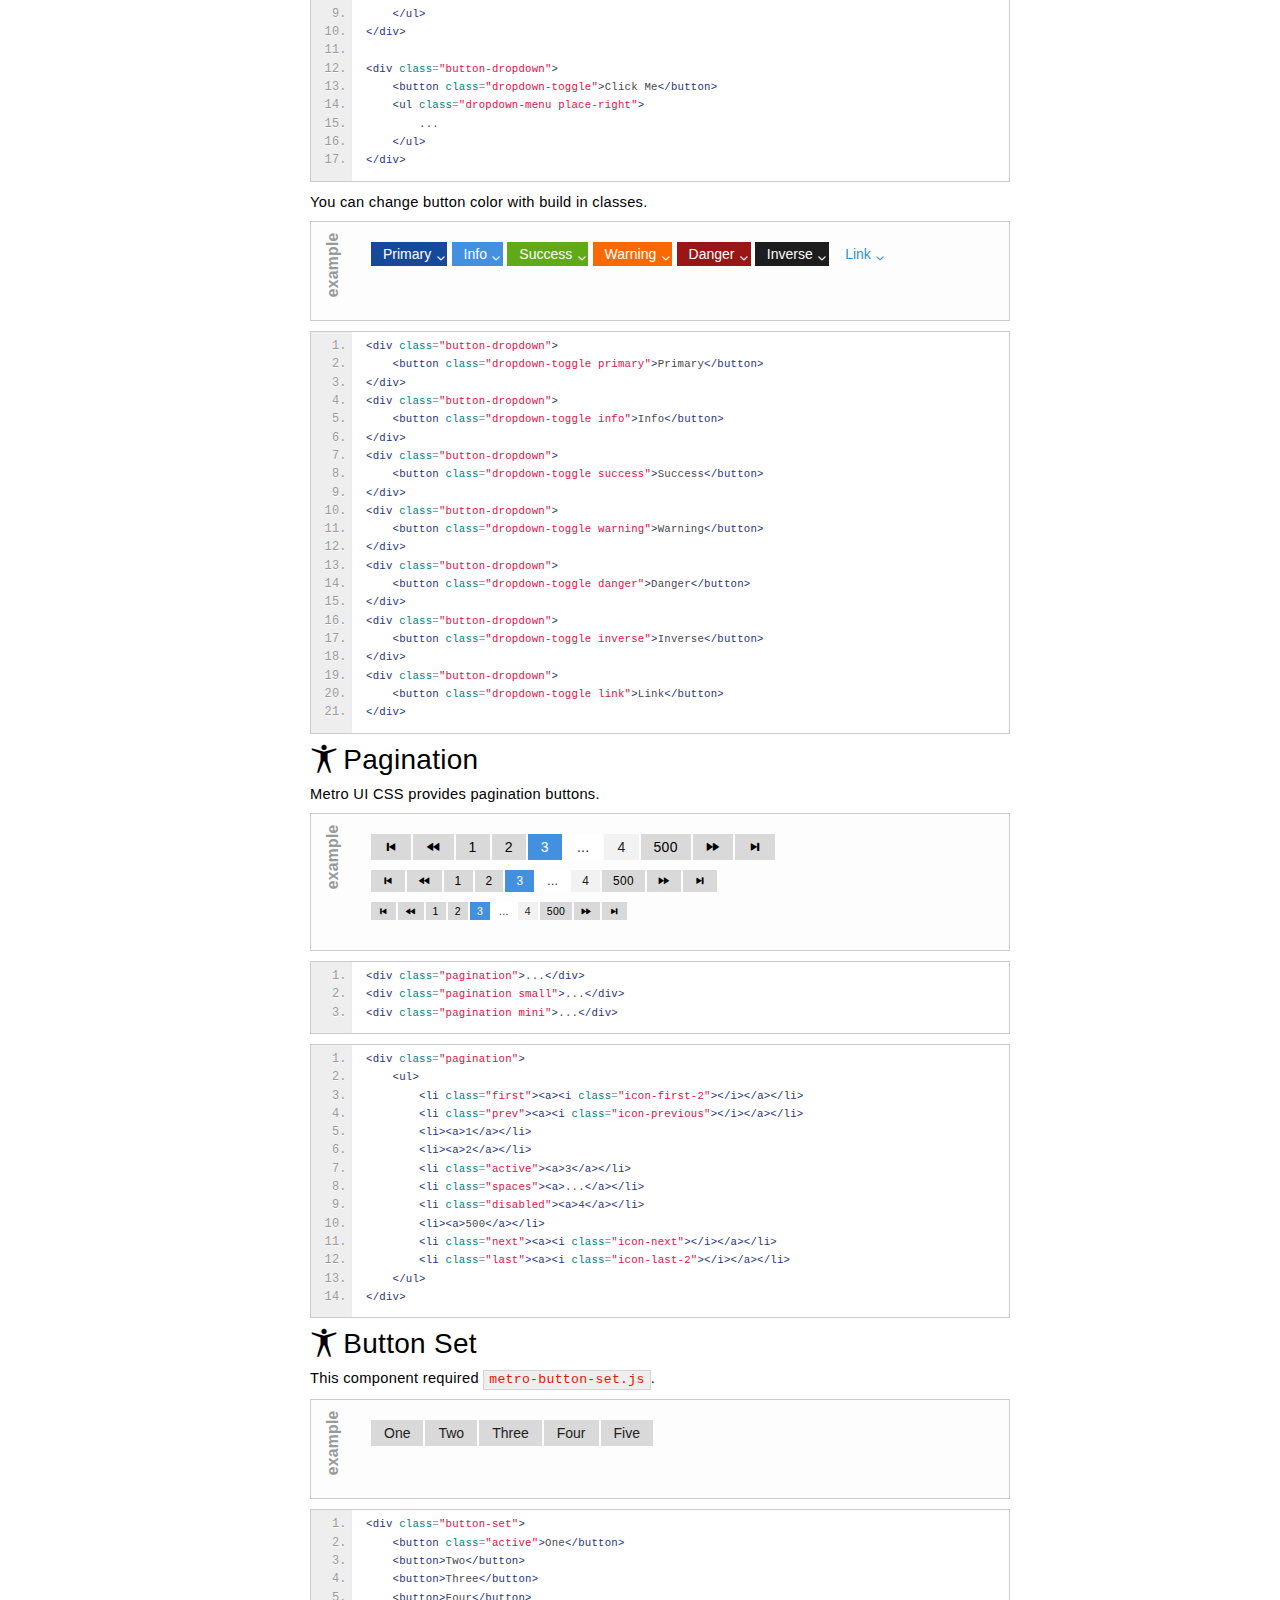
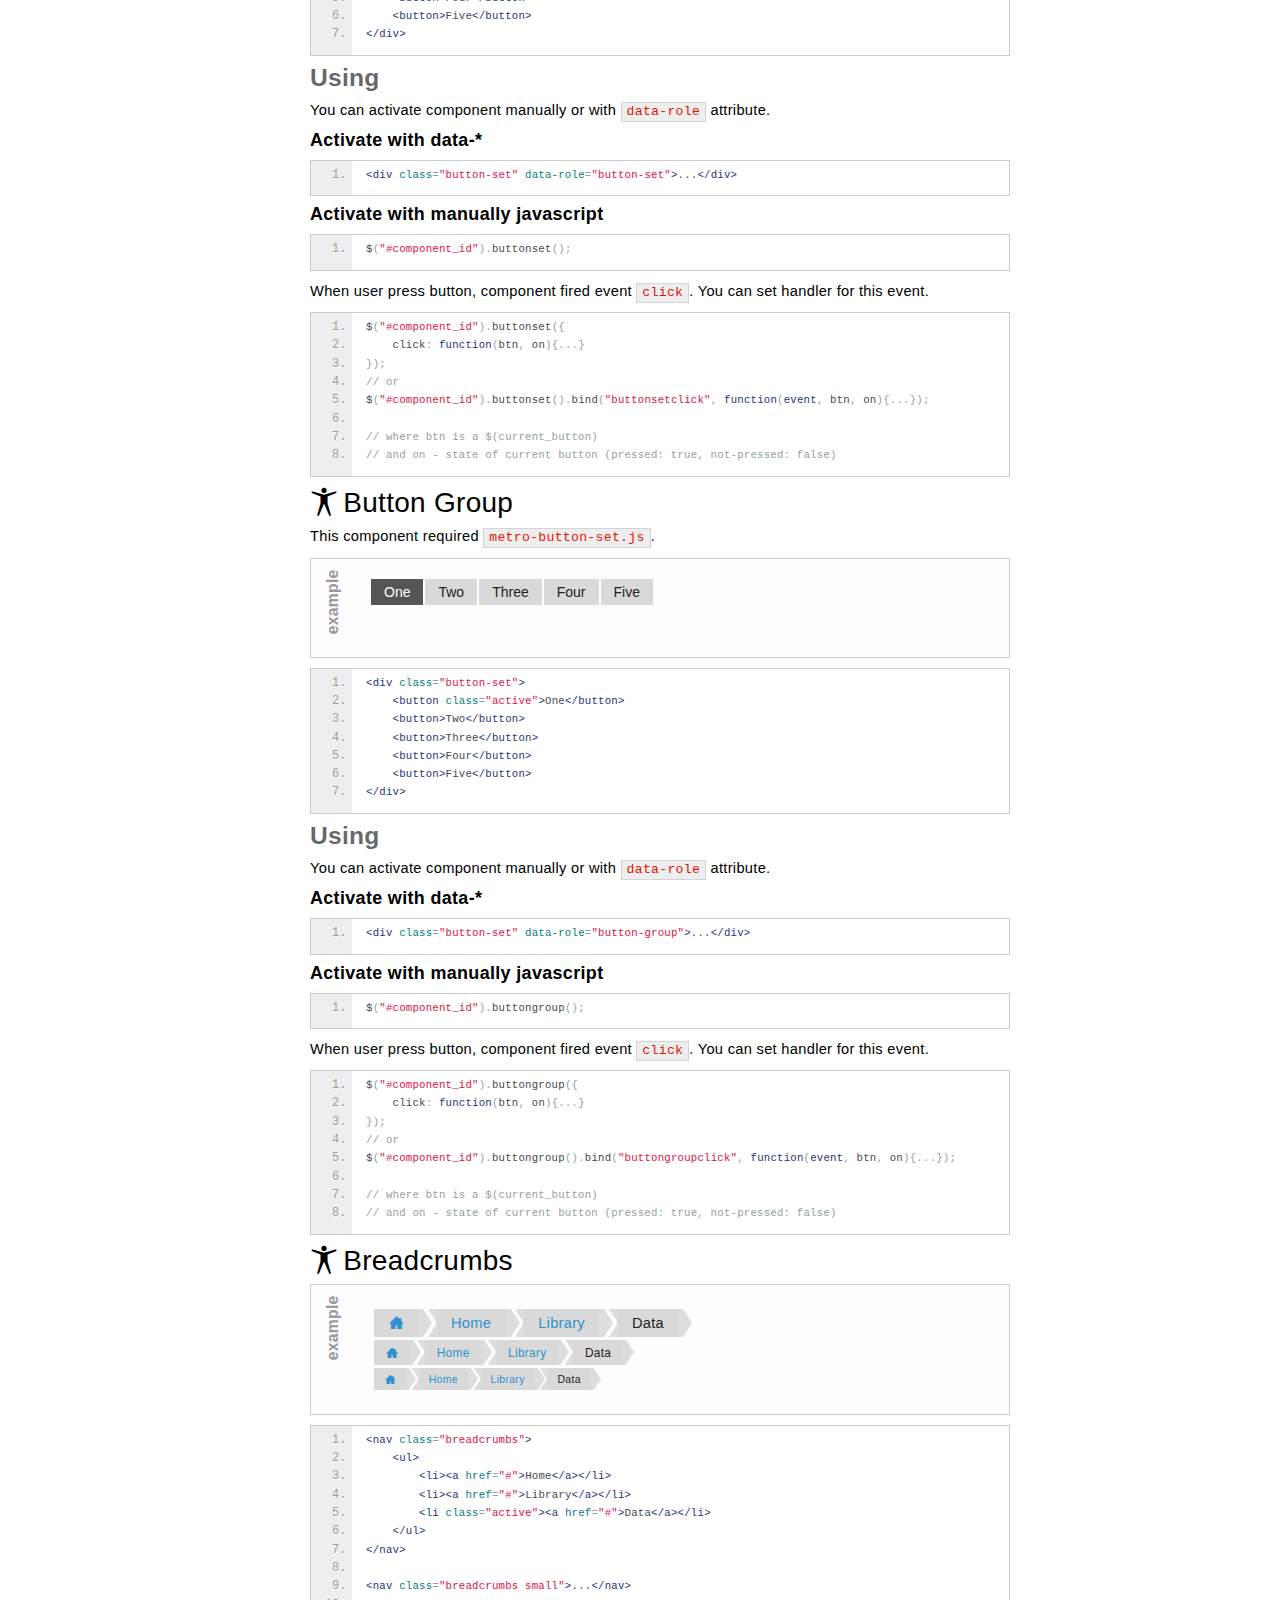
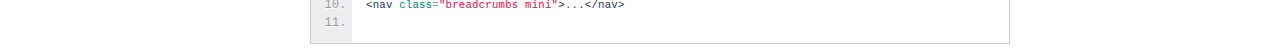
<file: metro/docs/buttons.html>
<!DOCTYPE html>
<html>
<head>
    <meta charset="UTF-8">
    <meta name="viewport" content="width=device-width, initial-scale=1.0, maximum-scale=1.0, user-scalable=no">
    <meta name="product" content="Metro UI CSS Framework">
    <meta name="description" content="Simple responsive css framework">
    <meta name="author" content="Sergey S. Pimenov, Ukraine, Kiev">

    <link href="css/metro-bootstrap.css" rel="stylesheet">
    <link href="css/metro-bootstrap-responsive.css" rel="stylesheet">
    <link href="css/iconFont.css" rel="stylesheet">
    <link href="css/docs.css" rel="stylesheet">
    <link href="js/prettify/prettify.css" rel="stylesheet">


    <!-- Load JavaScript Libraries -->
    <script src="js/jquery/jquery.min.js"></script>
    <script src="js/jquery/jquery.widget.min.js"></script>
    <script src="js/jquery/jquery.mousewheel.js"></script>
    <script src="js/prettify/prettify.js"></script>

    <!-- Metro UI CSS JavaScript plugins -->
    <script src="js/load-metro.js"></script>

    <!-- Local JavaScript -->
    <script src="js/docs.js"></script>
    <script src="js/github.info.js"></script>

    <title>Metro UI CSS : Metro Bootstrap CSS Library</title>
</head>
<body class="metro">
    <header class="bg-dark" data-load="header.html"></header>

    <div class="container">
                <h1>
                    <a href="/"><i class="icon-arrow-left-3 fg-darker smaller"></i></a>
                    Buttons<small class="on-right">definition</small>
                </h1>

                <div class="grid">
                    <div class="row">
                        <div class="span3 no-tablet-portrait">
                            <nav>
                                <ul class="side-menu">
                                    <li><a href="#_push">Push button</a></li>
                                    <li><a href="#_command">Command button</a></li>
                                    <li><a href="#_toolbar">Tool bar</a></li>
                                    <li><a href="#_ibutton">Image button</a></li>
                                    <li><a href="#_shortcut">Shortcuts</a></li>
                                    <li><a href="#_dropdown-btn">Button dropdown</a></li>
                                    <li><a href="#_pagination">Pagination</a></li>
                                    <li><a href="#_set">Button Set/Group</a></li>
                                    <li><a href="#_breadcrumbs">Breadcrumbs</a></li>
                                </ul>
                            </nav>
                        </div>

                        <div class="span9">
                            <p class="description">
                                With the Metro UI CSS you can easily create different types of buttons, stylized to Windows 8.
                                Button styles can be applied to anything with the <code>.button</code> class applied.
                                However, typically you'll want to apply these to only <code>&lt;a&gt;</code> and <code>&lt;button&gt;</code> elements for the best rendering.
                            </p>


                            <h2 id="_push"><i class="icon-accessibility on-left"></i>Push button</h2>
                            <div class="example">
                                <button class="button large primary">Large</button>
                                <button class="button success">Default</button>
                                <button class="button small info">Small</button>
                                <button class="button mini danger">Mini</button>
                            </div>
<pre class="prettyprint linenums">
&lt;button&gt;Button&lt;/button&gt;
&lt;a class="button"&gt;Button&lt;/a&gt;
</pre>
                            <p class="description">
                                To change size of button you can use build-in classes: <code>large</code>, <code>small</code> and <code>mini</code>.
                            </p>
<pre class="prettyprint linenums">
&lt;button&gt;Button&lt;/button&gt;
&lt;button class="large"&gt;Button&lt;/button&gt;
&lt;button class="small"&gt;Button&lt;/button&gt;
&lt;button class="mini"&gt;Button&lt;/button&gt;
&lt;a class="button small"&gt;Button&lt;/a&gt;
</pre>

                            <p class="description">
                                For additional styling button you can use predefined button subclasses: <code>.default</code>, <code>.primary</code>, <code>.info</code>, <code>.success</code>, <code>.warning</code>, <code>.danger</code>, <code>.inverse</code> and <code>.link</code> or
                                build-in color classes for background and foreground.
                            </p>
                            <div class="example">
                                <button class="button default">Default</button>
                                <button class="button primary">Primary</button>
                                <button class="button info">Info</button>
                                <button class="button success">Success</button>
                                <button class="button warning">Warning</button>
                                <button class="button danger">Danger</button>
                                <button class="button inverse">Inverse</button>
                                <button class="button link">Link</button>
                            </div>
<pre class="prettyprint linenums">
&lt;button class="primary"&gt;Button&lt;/button&gt;
&lt;button class="bg-darkRed fg-white"&gt;Button&lt;/button&gt;
</pre>
                            <p class="description">
                                Also you can add icon to button with tag <code>&lt;i&gt;</code> and class <code>icon-*</code>.
                            </p>
                            <div class="example">
                                <button class="button"><i class="icon-rocket on-left"></i>Rocket</button>
                                <button class="button">Rocket<i class="icon-rocket on-right"></i></button>
                            </div>
<pre class="prettyprint linenums">
&lt;button&gt;&lt;i class="icon-rocket on-left"&gt;&lt;/i&gt;Button&lt;/button&gt;
&lt;button&gt;Button&lt;i class="icon-rocket on-right"&gt;&lt;/i&gt;&lt;/button&gt;
</pre>

                            <h2 id="_command"><i class="icon-accessibility on-left"></i>Command button</h2>
                            <p class="description">
                                A command button is the extension of a push button.
                            </p>
                            <div class="example">
                                <button class="command-button ">
                                    <i class="icon-share-2 on-left"></i>
                                    Yes, share and connect
                                    <small>Use this option for home or work</small>
                                </button>
                                <button class="command-button">
                                    <i class="icon-share-3 on-right"></i>
                                    Yes, share and connect
                                    <small>Use this option for home or work</small>
                                </button>
                            </div>
<pre class="prettyprint linenums">
&lt;button class="command-button"&gt;
    &lt;i class="icon-share-2 on-left"&gt;&lt;/i&gt;
    Yes, share and connect
    &lt;small&gt;Use this option for home or work&lt;/small&gt;
&lt;/button&gt;

&lt;button class="command-button"&gt;
    &lt;i class="icon-share-3 on-right"&gt;&lt;/i&gt;
    Yes, share and connect
    &lt;small&gt;Use this option for home or work&lt;/small&gt;
&lt;/button&gt;
</pre>
                            <p class="description">
                                For additional styling button you can use predefined button subclasses: <code>.default</code>, <code>.primary</code>, <code>.info</code>, <code>.success</code>, <code>.warning</code>, <code>.danger</code>, <code>.inverse</code> and <code>.link</code> or
                                build-in color classes for background and foreground.
                            </p>
                            <div class="example">
                                <button class="command-button primary">
                                    <i class="icon-share-2 on-left"></i>
                                    Yes, share and connect
                                    <small>Use this option for home or work</small>
                                </button>
                                <button class="command-button inverse">
                                    <i class="icon-share-3 on-right"></i>
                                    Yes, share and connect
                                    <small>Use this option for home or work</small>
                                </button>
                            </div>
<pre class="prettyprint linenums">
&lt;button class="command-button primary"&gt;
    &lt;i class="icon-share-2 on-left"&gt;&lt;/i&gt;
    Yes, share and connect
    &lt;small&gt;Use this option for home or work&lt;/small&gt;
&lt;/button&gt;

&lt;button class="command-button inverse"&gt;
    &lt;i class="icon-share-3 on-right"&gt;&lt;/i&gt;
    Yes, share and connect
    &lt;small&gt;Use this option for home or work&lt;/small&gt;
&lt;/button&gt;
</pre>

                            <h2 id="_toolbar"><i class="icon-accessibility on-left"></i>Toolbar</h2>

                            <h3>Default toolbar</h3>
                            <div class="example">
                                <div class="toolbar">
                                    <div class="toolbar-group">
                                        <button>1</button>
                                        <button>2</button>
                                        <button>3</button>
                                    </div>
                                    <div class="toolbar-group no-spaces">
                                        <button>1</button>
                                        <button>2</button>
                                        <button>3</button>
                                    </div>
                                </div>
                            </div>
<pre class="prettyprint linenums">
&lt;div class="toolbar"&gt;
    &lt;button&gt;...&lt;/button&gt;
    &lt;button&gt;...&lt;/button&gt;
    &lt;button&gt;...&lt;/button&gt;
&lt;/div&gt;

&lt;div class="toolbar no-spaces"&gt;
    &lt;button&gt;...&lt;/button&gt;
    &lt;button&gt;...&lt;/button&gt;
    &lt;button&gt;...&lt;/button&gt;
&lt;/div&gt;
</pre>

                            <h3>Transparent toolbar</h3>
                            <div class="example">
                                <div class="toolbar transparent">
                                    <button><i class="icon-folder-2 on-left"></i>Open</button>
                                    <button><i class="icon-floppy on-left"></i>Save</button>
                                    <button><i class="icon-spin on-left"></i>Refresh</button>
                                    <span class="divider"></span>
                                    <button><i class="icon-undo"></i></button>
                                    <button><i class="icon-redo"></i></button>
                                    <span class="divider"></span>
                                    <button><i class="icon-paragraph-left"></i></button>
                                    <button><i class="icon-paragraph-center"></i></button>
                                    <button><i class="icon-paragraph-right"></i></button>
                                    <button><i class="icon-paragraph-justify"></i></button>
                                </div>
                            </div>
<pre class="prettyprint linenums">
&lt;div class="toolbar transparent"&gt;
    &lt;button&gt;&lt;i class="icon-folder-2 on-left"&gt;&lt;/i&gt;Open&lt;/button&gt;
    &lt;button&gt;&lt;i class="icon-floppy on-left"&gt;&lt;/i&gt;Save&lt;/button&gt;
    &lt;button&gt;&lt;i class="icon-spin on-left"&gt;&lt;/i&gt;Refresh&lt;/button&gt;
    &lt;span class="divider"&gt;&lt;/span&gt;
    &lt;button&gt;&lt;i class="icon-undo"&gt;&lt;/i&gt;&lt;/button&gt;
    &lt;button&gt;&lt;i class="icon-redo"&gt;&lt;/i&gt;&lt;/button&gt;
    &lt;span class="divider"&gt;&lt;/span&gt;
    &lt;button&gt;&lt;i class="icon-paragraph-left"&gt;&lt;/i&gt;&lt;/button&gt;
    &lt;button&gt;&lt;i class="icon-paragraph-center"&gt;&lt;/i&gt;&lt;/button&gt;
    &lt;button&gt;&lt;i class="icon-paragraph-right"&gt;&lt;/i&gt;&lt;/button&gt;
    &lt;button&gt;&lt;i class="icon-paragraph-justify"&gt;&lt;/i&gt;&lt;/button&gt;
&lt;/div&gt;
</pre>

                            <h3>Colorize icon &amp; captions</h3>
                            <div class="example">
                                <div class="toolbar fg-red">
                                    <div class="toolbar-group">
                                        <button><i class="icon-folder-2"></i></button>
                                        <button><i class="icon-floppy"></i></button>
                                        <button><i class="icon-spin"></i></button>
                                    </div>
                                    <div class="toolbar-group">
                                        <button><i class="icon-undo"></i></button>
                                        <button><i class="icon-redo"></i></button>
                                    </div>
                                    <div class="toolbar-group">
                                        <button><i class="icon-paragraph-left"></i></button>
                                        <button><i class="icon-paragraph-center"></i></button>
                                        <button><i class="icon-paragraph-right"></i></button>
                                        <button><i class="icon-paragraph-justify"></i></button>
                                    </div>
                                </div>
                            </div>
<pre class="prettyprint linenums">
&lt;div class="toolbar fg-red"&gt;
    &lt;button&gt;...&lt;/button&gt;
    &lt;button&gt;...&lt;/button&gt;
    &lt;button&gt;...&lt;/button&gt;
&lt;/div&gt;
</pre>

                            <h3>Toolbar groups</h3>
                            <div class="example">
                                <div class="toolbar fg-red">
                                    <div class="toolbar-group">
                                        <button><i class="icon-folder-2"></i></button>
                                        <button><i class="icon-floppy"></i></button>
                                        <button><i class="icon-spin"></i></button>
                                    </div>
                                    <div class="toolbar-group fg-green">
                                        <button><i class="icon-undo"></i></button>
                                        <button><i class="icon-redo"></i></button>
                                    </div>
                                    <div class="toolbar-group fg-darkTeal transparent">
                                        <button><i class="icon-paragraph-left"></i></button>
                                        <button><i class="icon-paragraph-center"></i></button>
                                        <button><i class="icon-paragraph-right"></i></button>
                                        <button><i class="icon-paragraph-justify"></i></button>
                                    </div>
                                </div>
                            </div>
<pre class="prettyprint linenums">
&lt;div class="toolbar fg-red"&gt;
    &lt;div class="toolbar-group"&gt;
        &lt;button&gt;&lt;i class="icon-folder-2"&gt;&lt;/i&gt;&lt;/button&gt;
        &lt;button&gt;&lt;i class="icon-floppy"&gt;&lt;/i&gt;&lt;/button&gt;
        &lt;button&gt;&lt;i class="icon-spin"&gt;&lt;/i&gt;&lt;/button&gt;
    &lt;/div&gt;
    &lt;div class="toolbar-group fg-green"&gt;
        &lt;button&gt;&lt;i class="icon-undo"&gt;&lt;/i&gt;&lt;/button&gt;
        &lt;button&gt;&lt;i class="icon-redo"&gt;&lt;/i&gt;&lt;/button&gt;
    &lt;/div&gt;
    &lt;div class="toolbar-group fg-darkTeal transparent"&gt;
        &lt;button&gt;&lt;i class="icon-paragraph-left"&gt;&lt;/i&gt;&lt;/button&gt;
        &lt;button&gt;&lt;i class="icon-paragraph-center"&gt;&lt;/i&gt;&lt;/button&gt;
        &lt;button&gt;&lt;i class="icon-paragraph-right"&gt;&lt;/i&gt;&lt;/button&gt;
        &lt;button&gt;&lt;i class="icon-paragraph-justify"&gt;&lt;/i&gt;&lt;/button&gt;
    &lt;/div&gt;
&lt;/div&gt;
</pre>

                            <h2 id="_ibutton"><i class="icon-accessibility on-left"></i>Image button</h2>
                            <div class="example">
                                <button class="image-button primary">
                                    Download
                                    <img src="images/download-32.png" class="bg-cobalt">
                                </button>
                                <button class="image-button danger">
                                    GitHub
                                    <i class="icon-github bg-red"></i>
                                </button>
                                <button class="image-button bg-darkGreen fg-white image-left">
                                    Windows
                                    <i class="icon-windows bg-green fg-white"></i>
                                </button>
                                <button class="image-button warning image-left">
                                    Fork
                                    <img src="images/fork-32.png" class="bg-cobalt">
                                </button>
                            </div>
<pre class="prettyprint linenums">
&lt;button class="image-button primary"&gt;
    Download
    &lt;img src="images/download-32.png" class="bg-cobalt"&gt;
&lt;/button&gt;
&lt;button class="image-button danger"&gt;
    GitHub
    &lt;i class="icon-github bg-red"&gt;&lt;/i&gt;
&lt;/button&gt;
&lt;button class="image-button bg-darkGreen fg-white image-left"&gt;
    Windows
    &lt;i class="icon-windows bg-green fg-white"&gt;&lt;/i&gt;
&lt;/button&gt;
&lt;button class="image-button warning image-left"&gt;
    Download
    &lt;img src="images/download-32.png" class="bg-cobalt"&gt;
&lt;/button&gt;
</pre>


                            <h2 id="_shortcut"><i class="icon-accessibility on-left"></i>Shortcuts</h2>
                            <div class="example">
                                <button class="shortcut">
                                    <i class="icon-rocket"></i>
                                    Rocket
                                </button>
                                <button class="shortcut">
                                    <i class="icon-rocket"></i>
                                    Rocket
                                    <small class="bg-cobalt fg-white">10</small>
                                </button>
                            </div>
<pre class="linenums prettyprint">
&lt;button class="shortcut"&gt;
    &lt;i class="icon-rocket"&gt;&lt;/i&gt;
    Rocket
&lt;/button&gt;
&lt;button class="shortcut"&gt;
    &lt;i class="icon-rocket"&gt;&lt;/i&gt;
    Rocket
    &lt;small class="bg-cobalt fg-white"&gt;10&lt;/small&gt;
&lt;/button&gt;
</pre>
                            <p class="description">
                                Also you can use build-in classes for button to additional quick styling:
                                <code>.primary</code>, <code>.info</code>, <code>.success</code>,
                                <code>.warning</code>, <code>.danger</code>, <code>.inverse</code>, <code>.link</code>.
                            </p>
                            <div class="example">
                                <button class="shortcut primary">
                                    <i class="icon-rocket"></i>
                                    Rocket
                                    <small class="bg-lightBlue fg-white">10</small>
                                </button>
                                <button class="shortcut danger">
                                    <i class="icon-rocket"></i>
                                    Rocket
                                    <small class="bg-red fg-white">10</small>
                                </button>
                                <button class="shortcut link">
                                    <i class="icon-rocket"></i>
                                    Rocket
                                    <small class="bg-cobalt fg-white">10</small>
                                </button>
                            </div>


                            <h2 id="_dropdown-btn"><i class="icon-accessibility on-left"></i>Button Dropdown</h2>
                            <p class="description">
                                Button dropdown required <code>metro-dropdown.js</code> widget.
                            </p>
                            <div class="example">
                                <div class="button-dropdown place-right">
                                    <button class="dropdown-toggle">Click Me</button>
                                    <ul class="dropdown-menu place-right" data-role="dropdown">
                                        <li><a href="#">Action</a></li>
                                        <li><a href="#">Another action</a></li>
                                        <li>
                                            <a class="dropdown-toggle" href="#">Something else here</a>
                                            <ul class="dropdown-menu drop-left" data-role="dropdown">
                                                <li><a href="#">Sublink 1</a></li>
                                                <li><a href="#">Sublink 2</a></li>
                                                <li><a href="#">Sublink 3</a></li>
                                                <li class="divider"></li>
                                                <li><a href="#">Sublink 3</a></li>
                                            </ul>
                                        </li>
                                        <li class="divider"></li>
                                        <li class="disabled"><a href="#">Separated link</a></li>
                                        <li class="divider"></li>
                                        <li class="checked"><a href="#">Checked link</a></li>
                                    </ul>
                                </div>
                                <div class="button-dropdown">
                                    <button class="dropdown-toggle">Click Me</button>
                                    <ul class="dropdown-menu" data-role="dropdown">
                                        <li><a href="#">Action</a></li>
                                        <li><a href="#">Another action</a></li>
                                        <li>
                                            <a class="dropdown-toggle" href="#">Something else here</a>
                                            <ul class="dropdown-menu" data-role="dropdown">
                                                <li><a href="#">Sublink 1</a></li>
                                                <li><a href="#">Sublink 2</a></li>
                                                <li><a href="#">Sublink 3</a></li>
                                                <li class="divider"></li>
                                                <li><a href="#">Sublink 3</a></li>
                                            </ul>
                                        </li>
                                        <li class="divider"></li>
                                        <li class="disabled"><a href="#">Separated link</a></li>
                                        <li class="divider"></li>
                                        <li class="checked"><a href="#">Checked link</a></li>
                                    </ul>
                                </div>
                                <!--
                                -->
                            </div>
<pre class="linenums prettyprint">
&lt;div class="button-dropdown"&gt;
    &lt;button class="dropdown-toggle"&gt;Click Me&lt;/button&gt;
    &lt;ul class="dropdown-menu" data-role="dropdown"&gt;
        &lt;li&gt;&lt;a href="#"&gt;Item 1&lt;/a&gt;&lt;/li&gt;
        &lt;li&gt;&lt;a href="#"&gt;Item 2&lt;/a&gt;&lt;/li&gt;
        &lt;li&gt;&lt;a href="#"&gt;Item 3&lt;/a&gt;&lt;/li&gt;
        &lt;li class="divider"&gt;&lt;/li&gt;
        &lt;li&gt;&lt;a href="#"&gt;Item 4&lt;/a&gt;&lt;/li&gt;
    &lt;/ul&gt;
&lt;/div&gt;

&lt;div class="button-dropdown"&gt;
    &lt;button class="dropdown-toggle"&gt;Click Me&lt;/button&gt;
    &lt;ul class="dropdown-menu place-right"&gt;
        ...
    &lt;/ul&gt;
&lt;/div&gt;
</pre>
                            <p class="description">
                                You can change button color with build in classes.
                            </p>
                            <div class="example">
                                <div class="button-dropdown">
                                    <button class="dropdown-toggle primary">Primary</button>
                                </div>
                                <div class="button-dropdown">
                                    <button class="dropdown-toggle info">Info</button>
                                </div>
                                <div class="button-dropdown">
                                    <button class="dropdown-toggle success">Success</button>
                                </div>
                                <div class="button-dropdown">
                                    <button class="dropdown-toggle warning">Warning</button>
                                </div>
                                <div class="button-dropdown">
                                    <button class="dropdown-toggle danger">Danger</button>
                                </div>
                                <div class="button-dropdown">
                                    <button class="dropdown-toggle inverse">Inverse</button>
                                </div>
                                <div class="button-dropdown">
                                    <button class="dropdown-toggle link">Link</button>
                                </div>
                            </div>
<pre class="prettyprint linenums">
&lt;div class="button-dropdown"&gt;
    &lt;button class="dropdown-toggle primary"&gt;Primary&lt;/button&gt;
&lt;/div&gt;
&lt;div class="button-dropdown"&gt;
    &lt;button class="dropdown-toggle info"&gt;Info&lt;/button&gt;
&lt;/div&gt;
&lt;div class="button-dropdown"&gt;
    &lt;button class="dropdown-toggle success"&gt;Success&lt;/button&gt;
&lt;/div&gt;
&lt;div class="button-dropdown"&gt;
    &lt;button class="dropdown-toggle warning"&gt;Warning&lt;/button&gt;
&lt;/div&gt;
&lt;div class="button-dropdown"&gt;
    &lt;button class="dropdown-toggle danger"&gt;Danger&lt;/button&gt;
&lt;/div&gt;
&lt;div class="button-dropdown"&gt;
    &lt;button class="dropdown-toggle inverse"&gt;Inverse&lt;/button&gt;
&lt;/div&gt;
&lt;div class="button-dropdown"&gt;
    &lt;button class="dropdown-toggle link"&gt;Link&lt;/button&gt;
&lt;/div&gt;
</pre>


                            <h2 id="_pagination"><i class="icon-accessibility on-left"></i>Pagination</h2>
                            <p class="description">
                                Metro UI CSS provides pagination buttons.
                            </p>
                            <div class="example">
                                <div class="pagination">
                                    <ul>
                                        <li class="first"><a><i class="icon-first-2"></i></a></li>
                                        <li class="prev"><a><i class="icon-previous"></i></a></li>
                                        <li><a>1</a></li>
                                        <li><a>2</a></li>
                                        <li class="active"><a>3</a></li>
                                        <li class="spaces"><a>...</a></li>
                                        <li class="disabled"><a>4</a></li>
                                        <li><a>500</a></li>
                                        <li class="next"><a><i class="icon-next"></i></a></li>
                                        <li class="last"><a><i class="icon-last-2"></i></a></li>
                                    </ul>
                                </div>
                                <div class="pagination small">
                                    <ul>
                                        <li class="first"><a><i class="icon-first-2"></i></a></li>
                                        <li class="prev"><a><i class="icon-previous"></i></a></li>
                                        <li><a>1</a></li>
                                        <li><a>2</a></li>
                                        <li class="active"><a>3</a></li>
                                        <li class="spaces"><a>...</a></li>
                                        <li class="disabled"><a>4</a></li>
                                        <li><a>500</a></li>
                                        <li class="next"><a><i class="icon-next"></i></a></li>
                                        <li class="last"><a><i class="icon-last-2"></i></a></li>
                                    </ul>
                                </div>
                                <div class="pagination mini">
                                    <ul>
                                        <li class="first"><a><i class="icon-first-2"></i></a></li>
                                        <li class="prev"><a><i class="icon-previous"></i></a></li>
                                        <li><a>1</a></li>
                                        <li><a>2</a></li>
                                        <li class="active"><a>3</a></li>
                                        <li class="spaces"><a>...</a></li>
                                        <li class="disabled"><a>4</a></li>
                                        <li><a>500</a></li>
                                        <li class="next"><a><i class="icon-next"></i></a></li>
                                        <li class="last"><a><i class="icon-last-2"></i></a></li>
                                    </ul>
                                </div>
                            </div>
<pre class="linenums prettyprint">
&lt;div class="pagination"&gt;...&lt;/div&gt;
&lt;div class="pagination small"&gt;...&lt;/div&gt;
&lt;div class="pagination mini"&gt;...&lt;/div&gt;
</pre>
<pre class="linenums prettyprint">
&lt;div class="pagination"&gt;
    &lt;ul&gt;
        &lt;li class="first"&gt;&lt;a&gt;&lt;i class="icon-first-2"&gt;&lt;/i&gt;&lt;/a&gt;&lt;/li&gt;
        &lt;li class="prev"&gt;&lt;a&gt;&lt;i class="icon-previous"&gt;&lt;/i&gt;&lt;/a&gt;&lt;/li&gt;
        &lt;li&gt;&lt;a&gt;1&lt;/a&gt;&lt;/li&gt;
        &lt;li&gt;&lt;a&gt;2&lt;/a&gt;&lt;/li&gt;
        &lt;li class="active"&gt;&lt;a&gt;3&lt;/a&gt;&lt;/li&gt;
        &lt;li class="spaces"&gt;&lt;a&gt;...&lt;/a&gt;&lt;/li&gt;
        &lt;li class="disabled"&gt;&lt;a&gt;4&lt;/a&gt;&lt;/li&gt;
        &lt;li&gt;&lt;a&gt;500&lt;/a&gt;&lt;/li&gt;
        &lt;li class="next"&gt;&lt;a&gt;&lt;i class="icon-next"&gt;&lt;/i&gt;&lt;/a&gt;&lt;/li&gt;
        &lt;li class="last"&gt;&lt;a&gt;&lt;i class="icon-last-2"&gt;&lt;/i&gt;&lt;/a&gt;&lt;/li&gt;
    &lt;/ul&gt;
&lt;/div&gt;
</pre>

                            <h2 id="_set"><i class="icon-accessibility on-left"></i>Button Set</h2>
                            <p>
                                This component required <code>metro-button-set.js</code>.
                            </p>
                            <div class="example">
                                <div class="button-set" data-role="button-set">
                                    <button>One</button>
                                    <button>Two</button>
                                    <button>Three</button>
                                    <button>Four</button>
                                    <button>Five</button>
                                </div>
                            </div>
<pre class="prettyprint linenums">
&lt;div class="button-set"&gt;
    &lt;button class="active"&gt;One&lt;/button&gt;
    &lt;button&gt;Two&lt;/button&gt;
    &lt;button&gt;Three&lt;/button&gt;
    &lt;button&gt;Four&lt;/button&gt;
    &lt;button&gt;Five&lt;/button&gt;
&lt;/div&gt;
</pre>
                            <h3>Using</h3>
                            <p>
                                You can activate component manually or with <code>data-role</code> attribute.
                            </p>
                            <h4>Activate with data-*</h4>
<pre class="prettyprint linenums">
&lt;div class="button-set" data-role="button-set"&gt;...&lt;/div&gt;
</pre>
                            <h4>Activate with manually javascript</h4>
<pre class="prettyprint linenums">
$("#component_id").buttonset();
</pre>
                            <p>
                                When user press button, component fired event <code>click</code>.
                                You can set handler for this event.
                            </p>
<pre class="prettyprint linenums">
$("#component_id").buttonset({
    click: function(btn, on){...}
});
// or
$("#component_id").buttonset().bind("buttonsetclick", function(event, btn, on){...});

// where btn is a $(current_button)
// and on - state of current button (pressed: true, not-pressed: false)
</pre>

                            <h2 id="_grp"><i class="icon-accessibility on-left"></i>Button Group</h2>
                            <p>
                                This component required <code>metro-button-set.js</code>.
                            </p>
                            <div class="example">
                                <div class="button-set" data-role="button-group">
                                    <button class="active">One</button>
                                    <button>Two</button>
                                    <button>Three</button>
                                    <button>Four</button>
                                    <button>Five</button>
                                </div>
                            </div>
<pre class="prettyprint linenums">
&lt;div class="button-set"&gt;
    &lt;button class="active"&gt;One&lt;/button&gt;
    &lt;button&gt;Two&lt;/button&gt;
    &lt;button&gt;Three&lt;/button&gt;
    &lt;button&gt;Four&lt;/button&gt;
    &lt;button&gt;Five&lt;/button&gt;
&lt;/div&gt;
</pre>
                            <h3>Using</h3>
                            <p>
                                You can activate component manually or with <code>data-role</code> attribute.
                            </p>
                            <h4>Activate with data-*</h4>
<pre class="prettyprint linenums">
&lt;div class="button-set" data-role="button-group"&gt;...&lt;/div&gt;
</pre>
                            <h4>Activate with manually javascript</h4>
<pre class="prettyprint linenums">
$("#component_id").buttongroup();
</pre>
                            <p>
                                When user press button, component fired event <code>click</code>.
                                You can set handler for this event.
                            </p>
<pre class="prettyprint linenums">
$("#component_id").buttongroup({
    click: function(btn, on){...}
});
// or
$("#component_id").buttongroup().bind("buttongroupclick", function(event, btn, on){...});

// where btn is a $(current_button)
// and on - state of current button (pressed: true, not-pressed: false)
</pre>

                            <h2 id="_breadcrumbs"><i class="icon-accessibility on-left"></i>Breadcrumbs</h2>
                            <div class="example">
                                <nav class="breadcrumbs">
                                    <ul>
                                        <li><a href="#"><i class="icon-home"></i></a></li>
                                        <li><a href="#">Home</a></li>
                                        <li><a href="#">Library</a></li>
                                        <li class="active"><a href="#">Data</a></li>
                                    </ul>
                                </nav>
                                <nav class="breadcrumbs small">
                                    <ul>
                                        <li><a href="#"><i class="icon-home"></i></a></li>
                                        <li><a href="#">Home</a></li>
                                        <li><a href="#">Library</a></li>
                                        <li class="active"><a href="#">Data</a></li>
                                    </ul>
                                </nav>
                                <nav class="breadcrumbs mini">
                                    <ul>
                                        <li><a href="#"><i class="icon-home"></i></a></li>
                                        <li><a href="#">Home</a></li>
                                        <li><a href="#">Library</a></li>
                                        <li class="active"><a href="#">Data</a></li>
                                    </ul>
                                </nav>
                            </div>
<pre class="prettyprint linenums">
&lt;nav class="breadcrumbs"&gt;
    &lt;ul&gt;
        &lt;li&gt;&lt;a href="#"&gt;Home&lt;/a&gt;&lt;/li&gt;
        &lt;li&gt;&lt;a href="#"&gt;Library&lt;/a&gt;&lt;/li&gt;
        &lt;li class="active"&gt;&lt;a href="#"&gt;Data&lt;/a&gt;&lt;/li&gt;
    &lt;/ul&gt;
&lt;/nav&gt;

&lt;nav class="breadcrumbs small"&gt;...&lt;/nav&gt;
&lt;nav class="breadcrumbs mini"&gt;...&lt;/nav&gt;

</pre>

                        </div>
                    </div>
                </div>

    </div>

    <script src="js/hitua.js"></script>

</body>
</html>
</file>
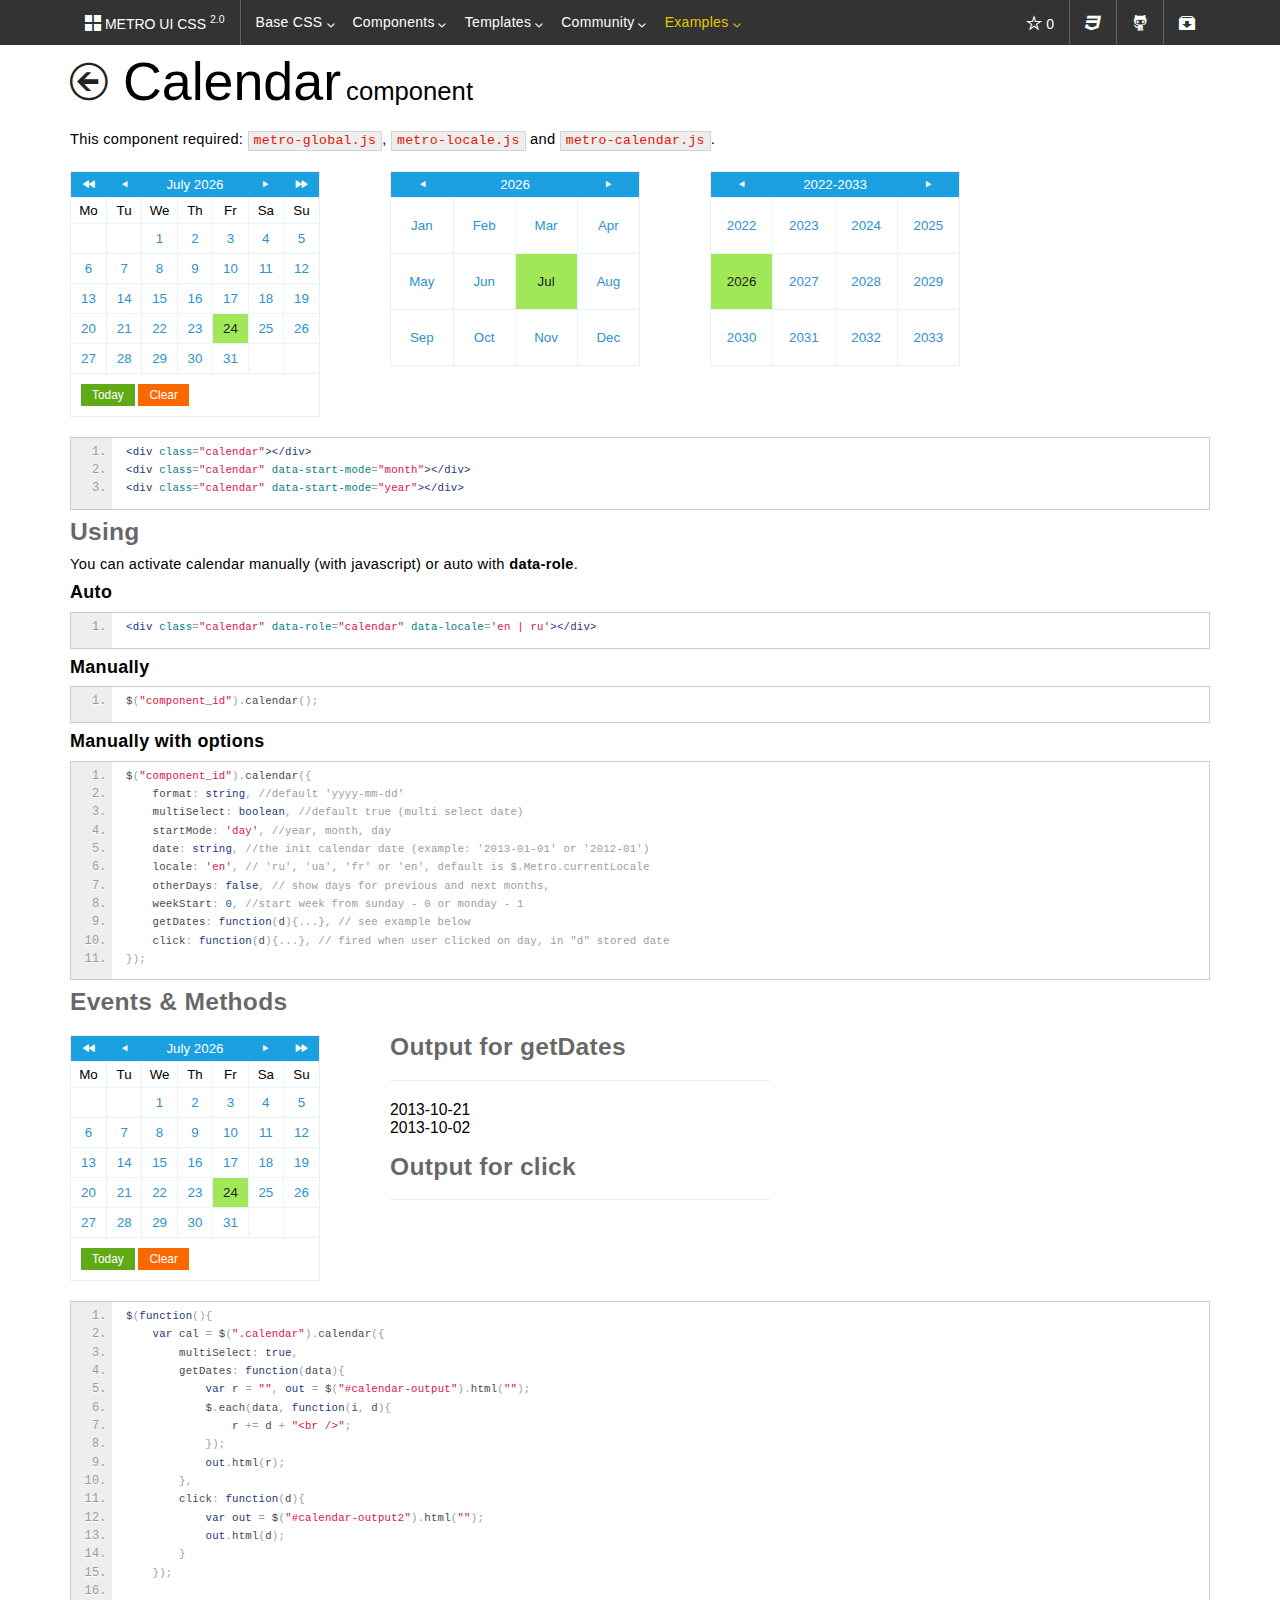
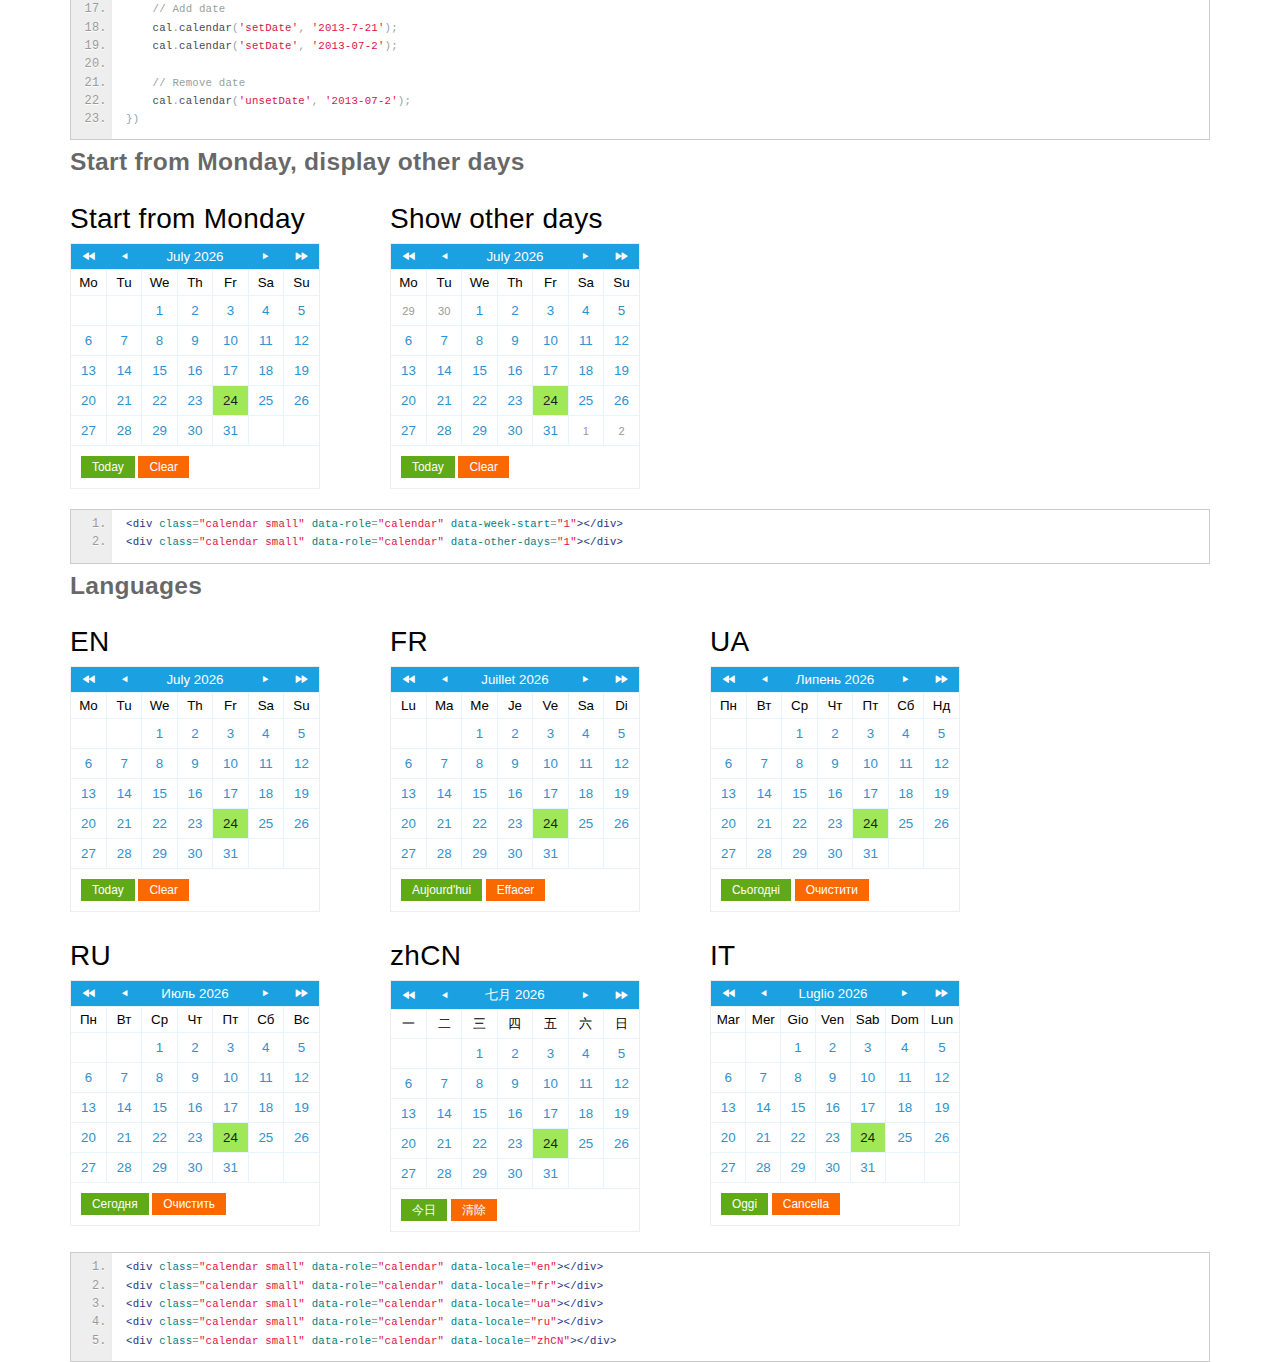
<file: metro/docs/calendar.html>
<!DOCTYPE html>
<html  lang="en">
<head>
    <meta charset="utf-8">
    <meta name="viewport" content="width=device-width, initial-scale=1.0, maximum-scale=1.0, user-scalable=no">

    <meta name="product" content="Metro UI CSS Framework">
    <meta name="description" content="Simple responsive css framework">
    <meta name="author" content="Sergey S. Pimenov, Ukraine, Kiev">

    <link href="css/metro-bootstrap.css" rel="stylesheet">
    <link href="css/metro-bootstrap-responsive.css" rel="stylesheet">
    <link href="css/iconFont.css" rel="stylesheet">
    <link href="css/docs.css" rel="stylesheet">
    <link href="js/prettify/prettify.css" rel="stylesheet">

    <!-- Load JavaScript Libraries -->
    <script src="js/jquery/jquery.min.js"></script>
    <script src="js/jquery/jquery.widget.min.js"></script>
    <script src="js/jquery/jquery.mousewheel.js"></script>
    <script src="js/prettify/prettify.js"></script>

    <!-- Metro UI CSS JavaScript plugins -->
    <script src="js/load-metro.js"></script>

    <!-- Local JavaScript -->
    <script src="js/docs.js"></script>
    <script src="js/github.info.js"></script>

    <script>
        METRO_LOCALE = 'en';
        METRO_WEEK_START = 1;
    </script>

    <title>Metro UI CSS : Metro Bootstrap CSS Library</title>
</head>
<body class="metro">
    <header class="bg-dark" data-load="header.html"></header>

    <div class="container">
                <h1>
                    <a href="/"><i class="icon-arrow-left-3 fg-darker smaller"></i></a>
                    Calendar<small class="on-right">component</small>
                </h1>

                <p>
                    This component required: <code>metro-global.js</code>, <code>metro-locale.js</code> and <code>metro-calendar.js</code>.
                </p>

                <div class="example1">
                    <div class="grid">
                        <div class="row">
                            <div class="span4"><div class="calendar small" data-role="calendar" ></div></div>
                            <div class="span4"><div class="calendar small" data-role="calendar" data-start-mode="month"></div></div>
                            <div class="span4"><div class="calendar small" data-role="calendar" data-start-mode="year"></div></div>
                        </div>
                    </div>
                </div>
<pre class="prettyprint linenums">
&lt;div class="calendar"&gt;&lt;/div&gt;
&lt;div class="calendar" data-start-mode="month"&gt;&lt;/div&gt;
&lt;div class="calendar" data-start-mode="year"&gt;&lt;/div&gt;
</pre>


                <h3>Using</h3>
                <p>
                    You can activate calendar manually (with javascript) or auto with <strong>data-role</strong>.
                </p>
                <h4>Auto</h4>
<pre class="prettyprint linenums">
&lt;div class="calendar" data-role="calendar" data-locale='en | ru'&gt;&lt;/div&gt;
</pre>
                <h4>Manually</h4>
<pre class="prettyprint linenums">
$("component_id").calendar();
</pre>

                <h4>Manually with options</h4>
<pre class="prettyprint linenums">
$("component_id").calendar({
    format: string, //default 'yyyy-mm-dd'
    multiSelect: boolean, //default true (multi select date)
    startMode: 'day', //year, month, day
    date: string, //the init calendar date (example: '2013-01-01' or '2012-01')
    locale: 'en', // 'ru', 'ua', 'fr' or 'en', default is $.Metro.currentLocale
    otherDays: false, // show days for previous and next months,
    weekStart: 0, //start week from sunday - 0 or monday - 1
    getDates: function(d){...}, // see example below
    click: function(d){...}, // fired when user clicked on day, in "d" stored date
});
</pre>

                <h3>Events &amp; Methods</h3>
                <div class="example1">
                    <div class="grid">
                        <div class="row">
                            <div class="span4">
                                <div class="calendar" id="cal-events"></div>
                            </div>
                            <div class="span5">
                                <h3 class="no-margin">Output for getDates</h3>
                                <hr />
                                <div id="calendar-output"></div>

                                <br />
                                <h3 class="no-margin">Output for click</h3>
                                <hr />
                                <div id="calendar-output2"></div>
                            </div>
                        </div>
                    </div>
                    <script>
                        $(function(){
                            var cal = $("#cal-events").calendar({
                                multiSelect: true,
                                getDates: function(data){
                                    var r = "", out = $("#calendar-output").html("");
                                    $.each(data, function(i, d){
                                        r += d + "<br />";
                                    });

                                    out.html(r);
                                },

                                click: function(d){
                                    var out = $("#calendar-output2").html("");
                                    out.html(d);
                                }


                            });

                            cal.calendar('setDate', '2013-10-21');
                            cal.calendar('setDate', '2013-10-2');
                        })
                    </script>
                </div>
<pre class="prettyprint linenums">
$(function(){
    var cal = $(".calendar").calendar({
        multiSelect: true,
        getDates: function(data){
            var r = "", out = $("#calendar-output").html("");
            $.each(data, function(i, d){
                r += d + "&lt;br /&gt;";
            });
            out.html(r);
        },
        click: function(d){
            var out = $("#calendar-output2").html("");
            out.html(d);
        }
    });

    // Add date
    cal.calendar('setDate', '2013-7-21');
    cal.calendar('setDate', '2013-07-2');

    // Remove date
    cal.calendar('unsetDate', '2013-07-2');
})
</pre>
                <h3>Start from Monday, display other days</h3>
                <div class="example1">
                    <div class="grid ">
                        <div class="row">
                            <div class="span4"><h2>Start from Monday</h2><div class="calendar small" data-role="calendar" data-locale="en" data-week-start="1"></div></div>
                            <div class="span4"><h2>Show other days</h2><div class="calendar small" data-role="calendar" data-locale="en" data-other-days="1"></div></div>
                        </div>
                    </div>
                </div>
<pre class="prettyprint linenums">
&lt;div class="calendar small" data-role="calendar" data-week-start="1"&gt;&lt;/div&gt;
&lt;div class="calendar small" data-role="calendar" data-other-days="1"&gt;&lt;/div&gt;
</pre>

                <h3>Languages</h3>
                <div class="example1">
                    <div class="grid ">
                        <div class="row">
                            <div class="span4"><h2>EN</h2><div class="calendar small" data-role="calendar" data-locale="en"></div></div>
                            <div class="span4"><h2>FR</h2><div class="calendar small" data-role="calendar" data-locale="fr"></div></div>
                            <div class="span4"><h2>UA</h2><div class="calendar small" data-role="calendar" data-locale="ua"></div></div>
                        </div>
                        <div class="row">
                            <div class="span4"><h2>RU</h2><div class="calendar small" data-role="calendar" data-locale="ru"></div></div>
                            <div class="span4"><h2>zhCN</h2><div class="calendar small" data-role="calendar" data-locale="zhCN"></div></div>
                            <div class="span4"><h2>IT</h2><div class="calendar small" data-role="calendar" data-locale="it"></div></div>
                        </div>
                    </div>
                </div>
<pre class="prettyprint linenums">
&lt;div class="calendar small" data-role="calendar" data-locale="en"&gt;&lt;/div&gt;
&lt;div class="calendar small" data-role="calendar" data-locale="fr"&gt;&lt;/div&gt;
&lt;div class="calendar small" data-role="calendar" data-locale="ua"&gt;&lt;/div&gt;
&lt;div class="calendar small" data-role="calendar" data-locale="ru"&gt;&lt;/div&gt;
&lt;div class="calendar small" data-role="calendar" data-locale="zhCN"&gt;&lt;/div&gt;
</pre>


    </div>

    <script src="js/hitua.js"></script>

</body>
</html>
</file>
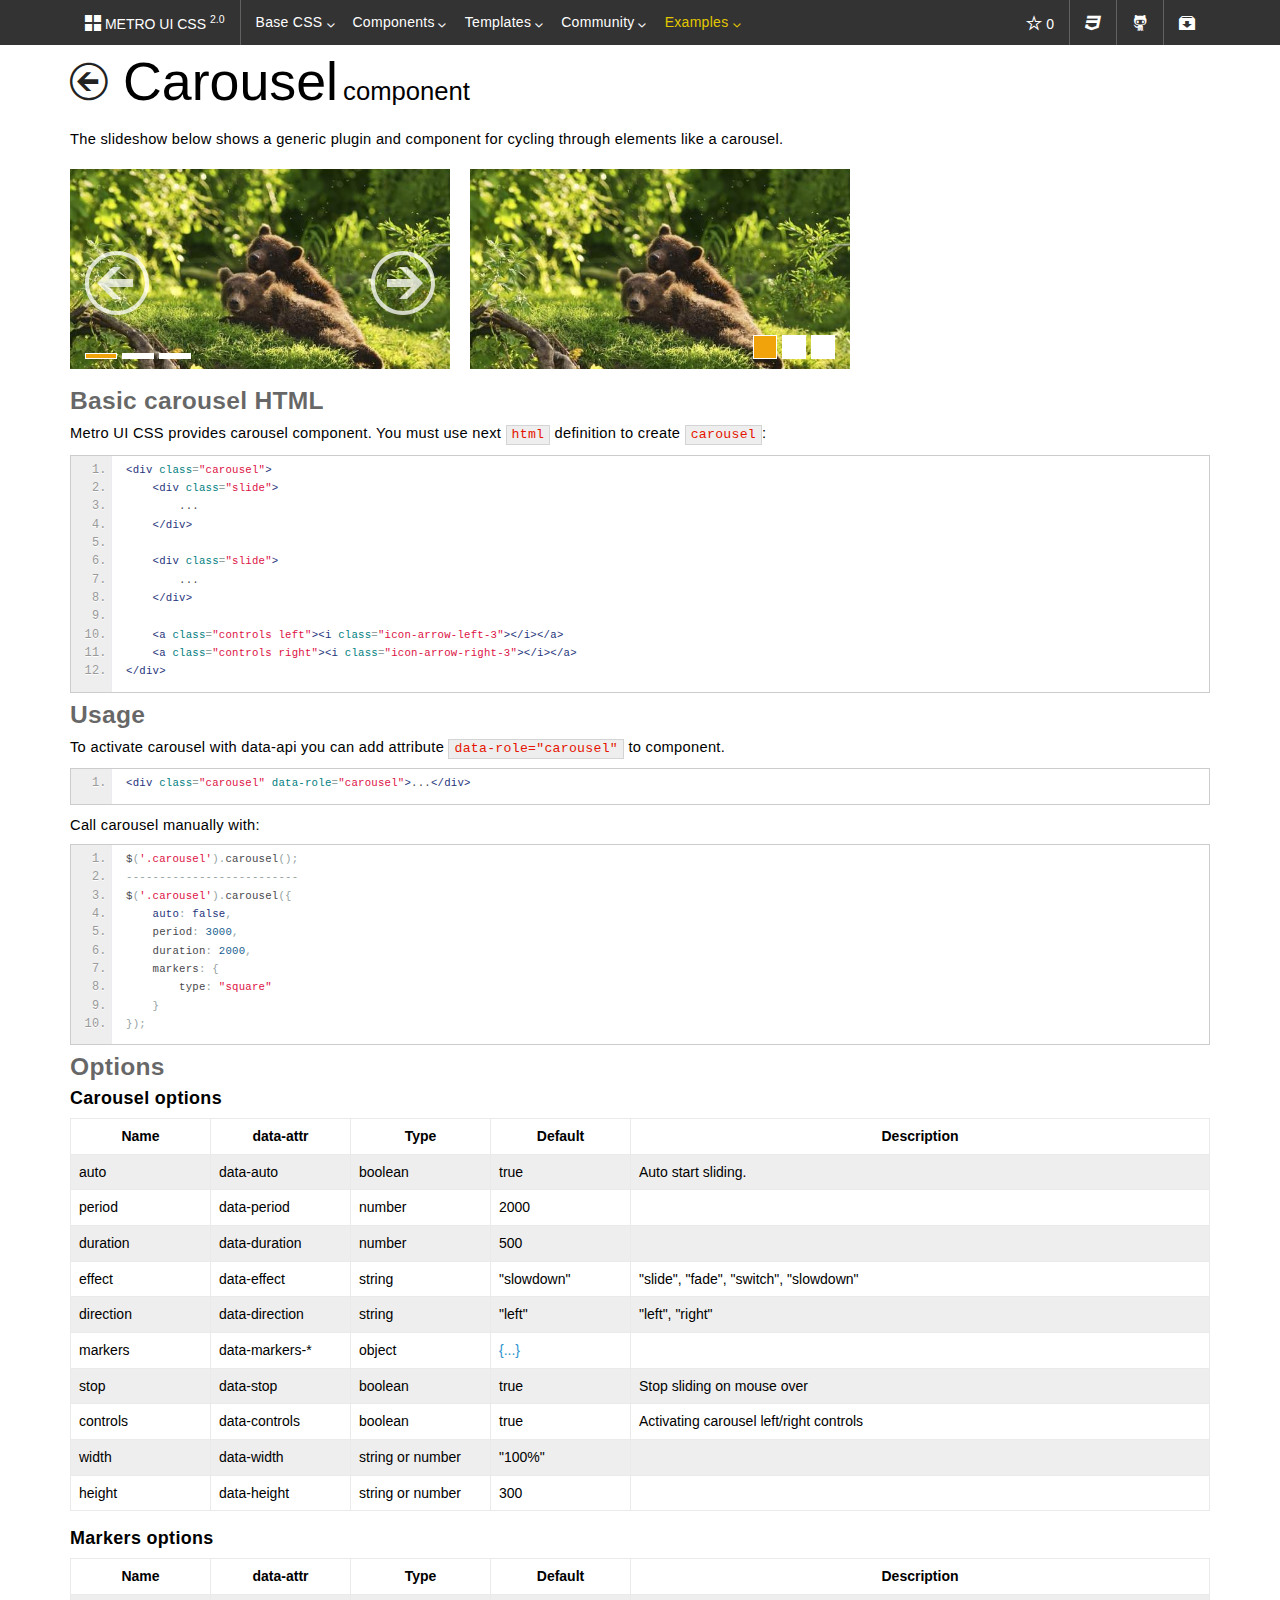
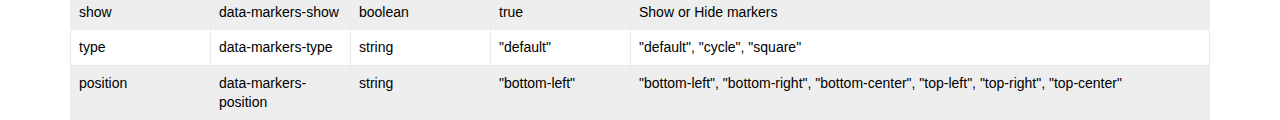
<file: metro/docs/carousel.html>
<!DOCTYPE html>
<html>
<head>
    <meta charset="utf-8">
    <meta name="viewport" content="width=device-width, initial-scale=1.0, maximum-scale=1.0, user-scalable=no">
    <meta name="product" content="Metro UI CSS Framework">
    <meta name="description" content="Simple responsive css framework">
    <meta name="author" content="Sergey S. Pimenov, Ukraine, Kiev">

    <link href="css/metro-bootstrap.css" rel="stylesheet">
    <link href="css/metro-bootstrap-responsive.css" rel="stylesheet">
    <link href="css/iconFont.css" rel="stylesheet">
    <link href="css/docs.css" rel="stylesheet">
    <link href="js/prettify/prettify.css" rel="stylesheet">


    <!-- Load JavaScript Libraries -->
    <script src="js/jquery/jquery.min.js"></script>
    <script src="js/jquery/jquery.widget.min.js"></script>
    <script src="js/jquery/jquery.mousewheel.js"></script>
    <script src="js/prettify/prettify.js"></script>

    <!-- Metro UI CSS JavaScript plugins -->
    <script src="js/load-metro.js"></script>

    <!-- Local JavaScript -->
    <script src="js/docs.js"></script>
    <script src="js/github.info.js"></script>

    <title>Metro UI CSS : Metro Bootstrap CSS Library</title>
</head>
<body class="metro">
    <header class="bg-dark" data-load="header.html"></header>

    <div class="container">
                <h1>
                    <a href="/"><i class="icon-arrow-left-3 fg-darker smaller"></i></a>
                    Carousel<small class="on-right">component</small>
                </h1>

                <p class="description">
                    The slideshow below shows a generic plugin and component for cycling through elements like a carousel.
                </p>

                    <div class="grid">
                        <div class="row">
                            <div class="span5">
                                <div class="carousel" id="carousel1">
                                    <div class="slide">
                                        <img src="images/1.jpg" class="cover1" />
                                    </div>

                                    <div class="slide">
                                        <img src="images/2.jpg" class="cover1" />
                                    </div>

                                    <div class="slide">
                                        <img src="images/3.jpg" class="cover1"/>
                                    </div>

                                    <a class="controls left"><i class="icon-arrow-left-3"></i></a>
                                    <a class="controls right"><i class="icon-arrow-right-3"></i></a>
                                </div>
                                <script>
                                    $(function(){
                                        $("#carousel1").carousel({
                                            height: 200
                                        });
                                    })
                                </script>
                            </div>
                            <div class="span5">
                                <div class="carousel" id="carousel2">
                                    <div class="slide">
                                        <img src="images/1.jpg" class="cover1" />
                                    </div>

                                    <div class="slide">
                                        <img src="images/2.jpg" class="cover1" />
                                    </div>

                                    <div class="slide">
                                        <img src="images/3.jpg" class="cover1"/>
                                    </div>
                                </div>
                                <script>
                                    $(function(){
                                        $("#carousel2").carousel({
                                            height: 200,
                                            effect: 'fade',
                                            markers: {
                                                show: true,
                                                type: 'square',
                                                position: 'bottom-right'
                                            }
                                        });
                                    })
                                </script>
                            </div>
                        </div>
                    </div>


                <h3 id="_basic">Basic carousel HTML</h3>
                <p class="description">
                    Metro UI CSS provides carousel component. You must use next <code>html</code> definition to create <code>carousel</code>:
                </p>
<pre class="prettyprint linenums">
&lt;div class="carousel"&gt;
    &lt;div class="slide"&gt;
        ...
    &lt;/div&gt;

    &lt;div class="slide"&gt;
        ...
    &lt;/div&gt;

    &lt;a class="controls left"&gt;&lt;i class="icon-arrow-left-3"&gt;&lt;/i&gt;&lt;/a&gt;
    &lt;a class="controls right"&gt;&lt;i class="icon-arrow-right-3"&gt;&lt;/i&gt;&lt;/a&gt;
&lt;/div&gt;
</pre>

                <h3 id="_usage">Usage</h3>
                <p class="description">
                    To activate carousel with data-api you can add attribute <code>data-role="carousel"</code> to component.
                </p>
<pre class="prettyprint linenums">
&lt;div class="carousel" data-role="carousel"&gt;...&lt;/div&gt;
</pre>

                <p class="description">
                    Call carousel manually with:
                </p>
<pre class="prettyprint linenums">
$('.carousel').carousel();
--------------------------
$('.carousel').carousel({
    auto: false,
    period: 3000,
    duration: 2000,
    markers: {
        type: "square"
    }
});
</pre>

                <h3 id="_options">Options</h3>
                <h4>Carousel options</h4>
                <table class="table striped bordered">
                    <thead>
                    <tr>
                        <th class="span2">Name</th>
                        <th class="span2">data-attr</th>
                        <th class="span2">Type</th>
                        <th class="span2">Default</th>
                        <th>Description</th>
                    </tr>
                    </thead>
                    <tbody>
                    <tr>
                        <td>auto</td>
                        <td>data-auto</td>
                        <td>boolean</td>
                        <td>true</td>
                        <td>Auto start sliding.</td>
                    </tr>
                    <tr>
                        <td>period</td>
                        <td>data-period</td>
                        <td>number</td>
                        <td>2000</td>
                        <td></td>
                    </tr>
                    <tr>
                        <td>duration</td>
                        <td>data-duration</td>
                        <td>number</td>
                        <td>500</td>
                        <td></td>
                    </tr>
                    <tr>
                        <td>effect</td>
                        <td>data-effect</td>
                        <td>string</td>
                        <td>"slowdown"</td>
                        <td>"slide", "fade", "switch", "slowdown"</td>
                    </tr>
                    <tr>
                        <td>direction</td>
                        <td>data-direction</td>
                        <td>string</td>
                        <td>"left"</td>
                        <td>"left", "right"</td>
                    </tr>
                    <tr>
                        <td>markers</td>
                        <td>data-markers-*</td>
                        <td>object</td>
                        <td><a href="#_options-markers">{...}</a></td>
                        <td></td>
                    </tr>
                    <tr>
                        <td>stop</td>
                        <td>data-stop</td>
                        <td>boolean</td>
                        <td>true</td>
                        <td>Stop sliding on mouse over</td>
                    </tr>
                    <tr>
                        <td>controls</td>
                        <td>data-controls</td>
                        <td>boolean</td>
                        <td>true</td>
                        <td>Activating carousel left/right controls</td>
                    </tr>
                    <tr>
                        <td>width</td>
                        <td>data-width</td>
                        <td>string or number</td>
                        <td>"100%"</td>
                        <td></td>
                    </tr>
                    <tr>
                        <td>height</td>
                        <td>data-height</td>
                        <td>string or number</td>
                        <td>300</td>
                        <td></td>
                    </tr>
                    </tbody>
                </table>
                <h4 id="_options-markers">Markers options</h4>
                <table class="table striped bordered">
                    <thead>
                    <tr>
                        <th class="span2">Name</th>
                        <th class="span2">data-attr</th>
                        <th class="span2">Type</th>
                        <th class="span2">Default</th>
                        <th>Description</th>
                    </tr>
                    </thead>
                    <tbody>
                    <tr>
                        <td>show</td>
                        <td>data-markers-show</td>
                        <td>boolean</td>
                        <td>true</td>
                        <td>Show or Hide markers</td>
                    </tr>
                    <tr>
                        <td>type</td>
                        <td>data-markers-type</td>
                        <td>string</td>
                        <td>"default"</td>
                        <td>"default", "cycle", "square"</td>
                    </tr>
                    <tr>
                        <td>position</td>
                        <td>data-markers-position</td>
                        <td>string</td>
                        <td>"bottom-left"</td>
                        <td>"bottom-left", "bottom-right", "bottom-center", "top-left", "top-right", "top-center"</td>
                    </tr>
                    </tbody>
                </table>

    </div>

    <script src="js/hitua.js"></script>

</body>
</html>
</file>
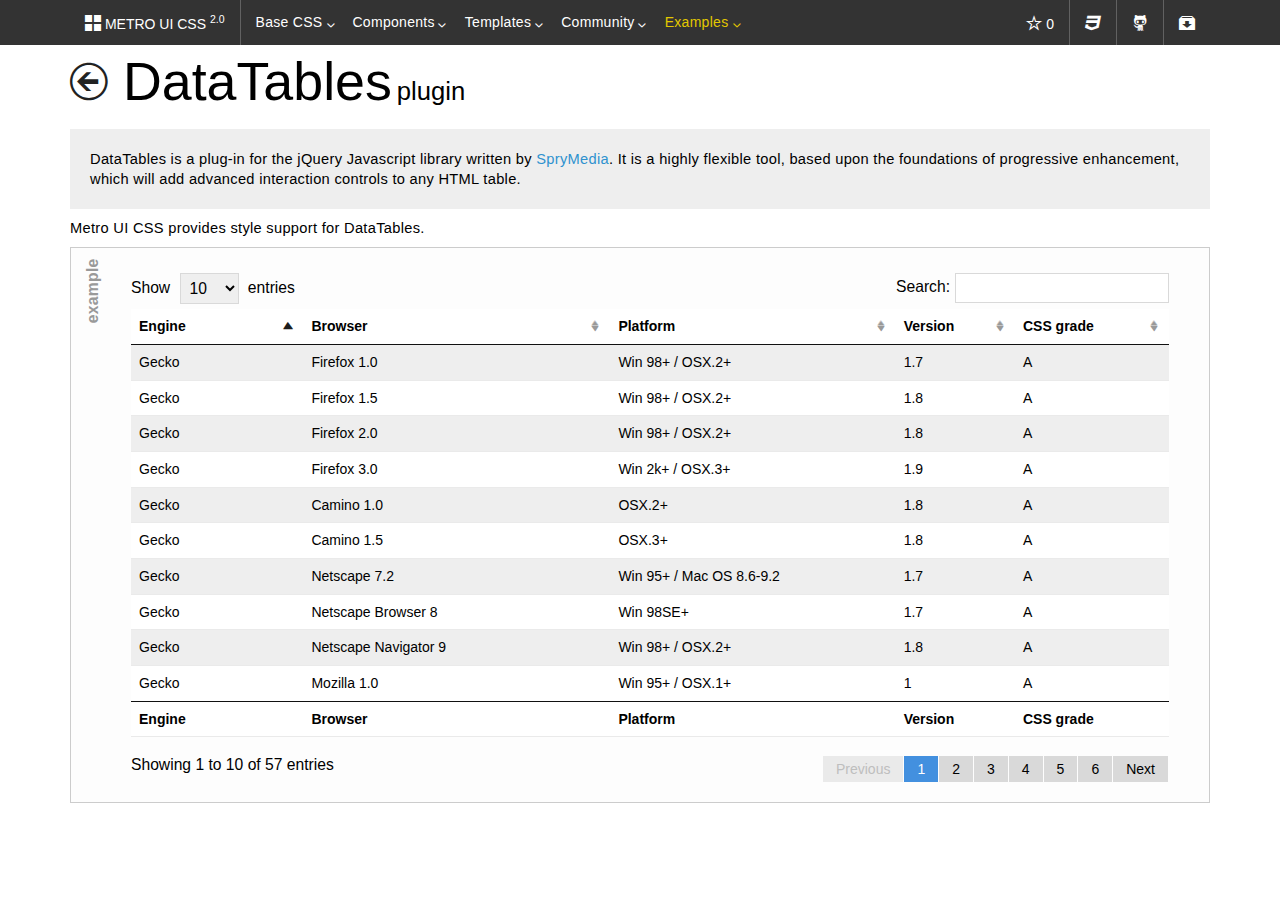
<file: metro/docs/dataTables.html>
<!DOCTYPE html>
<html>
<head>
    <meta charset="utf-8">
    <meta name="viewport" content="width=device-width, initial-scale=1.0, maximum-scale=1.0, user-scalable=no">
    <meta name="product" content="Metro UI CSS Framework">
    <meta name="description" content="Simple responsive css framework">
    <meta name="author" content="Sergey S. Pimenov, Ukraine, Kiev">

    <link href="css/metro-bootstrap.css" rel="stylesheet">
    <link href="css/metro-bootstrap-responsive.css" rel="stylesheet">
    <link href="css/iconFont.css" rel="stylesheet">
    <link href="css/docs.css" rel="stylesheet">
    <link href="js/prettify/prettify.css" rel="stylesheet">

    <!-- Load JavaScript Libraries -->
    <script src="js/jquery/jquery.min.js"></script>
    <script src="js/jquery/jquery.widget.min.js"></script>
    <script src="js/jquery/jquery.mousewheel.js"></script>
    <script src="js/jquery/jquery.dataTables.js"></script>
    <script src="js/prettify/prettify.js"></script>

    <!-- Metro UI CSS JavaScript plugins -->
    <script src="js/load-metro.js"></script>

    <!-- Local JavaScript -->
    <script src="js/docs.js"></script>
    <script src="js/github.info.js"></script>

    <title>Metro UI CSS : Metro Bootstrap CSS Library</title>
</head>
<body class="metro">
    <header class="bg-dark" data-load="header.html"></header>
    <div class="container">
        <h1>
            <a href="/"><i class="icon-arrow-left-3 fg-darker smaller"></i></a>
            DataTables<small class="on-right">plugin</small>
        </h1>

        <p class="padding20 bg-grayLighter">
            DataTables is a plug-in for the jQuery Javascript library written by <a href="http://www.sprymedia.co.uk/">SpryMedia</a>. It is a highly flexible tool, based upon the foundations of progressive enhancement, which will add advanced interaction controls to any HTML table.
        </p>

        <p class="description">
            Metro UI CSS provides style support for DataTables.
        </p>

        <div class="example">
            <table class="table striped hovered dataTable" id="dataTables-1">
                <thead>
                <tr>
                    <th class="text-left">Engine</th>
                    <th class="text-left">Browser</th>
                    <th class="text-left">Platform</th>
                    <th class="text-left">Version</th>
                    <th class="text-left">CSS grade</th>
                </tr>
                </thead>

                <tbody>
                </tbody>

                <tfoot>
                <tr>
                    <th class="text-left">Engine</th>
                    <th class="text-left">Browser</th>
                    <th class="text-left">Platform</th>
                    <th class="text-left">Version</th>
                    <th class="text-left">CSS grade</th>
                </tr>
                </tfoot>
            </table>

            <script>
                $(function(){
                    $('#dataTables-1').dataTable( {
                        "bProcessing": true,
                        "sAjaxSource": "data/dataTables-objects.txt",
                        "aoColumns": [
                            { "mData": "engine" },
                            { "mData": "browser" },
                            { "mData": "platform" },
                            { "mData": "version" },
                            { "mData": "grade" }
                        ]
                    } );
                });
            </script>
        </div>
    </div>

    <script src="js/hitua.js"></script>

</body>
</html>
</file>
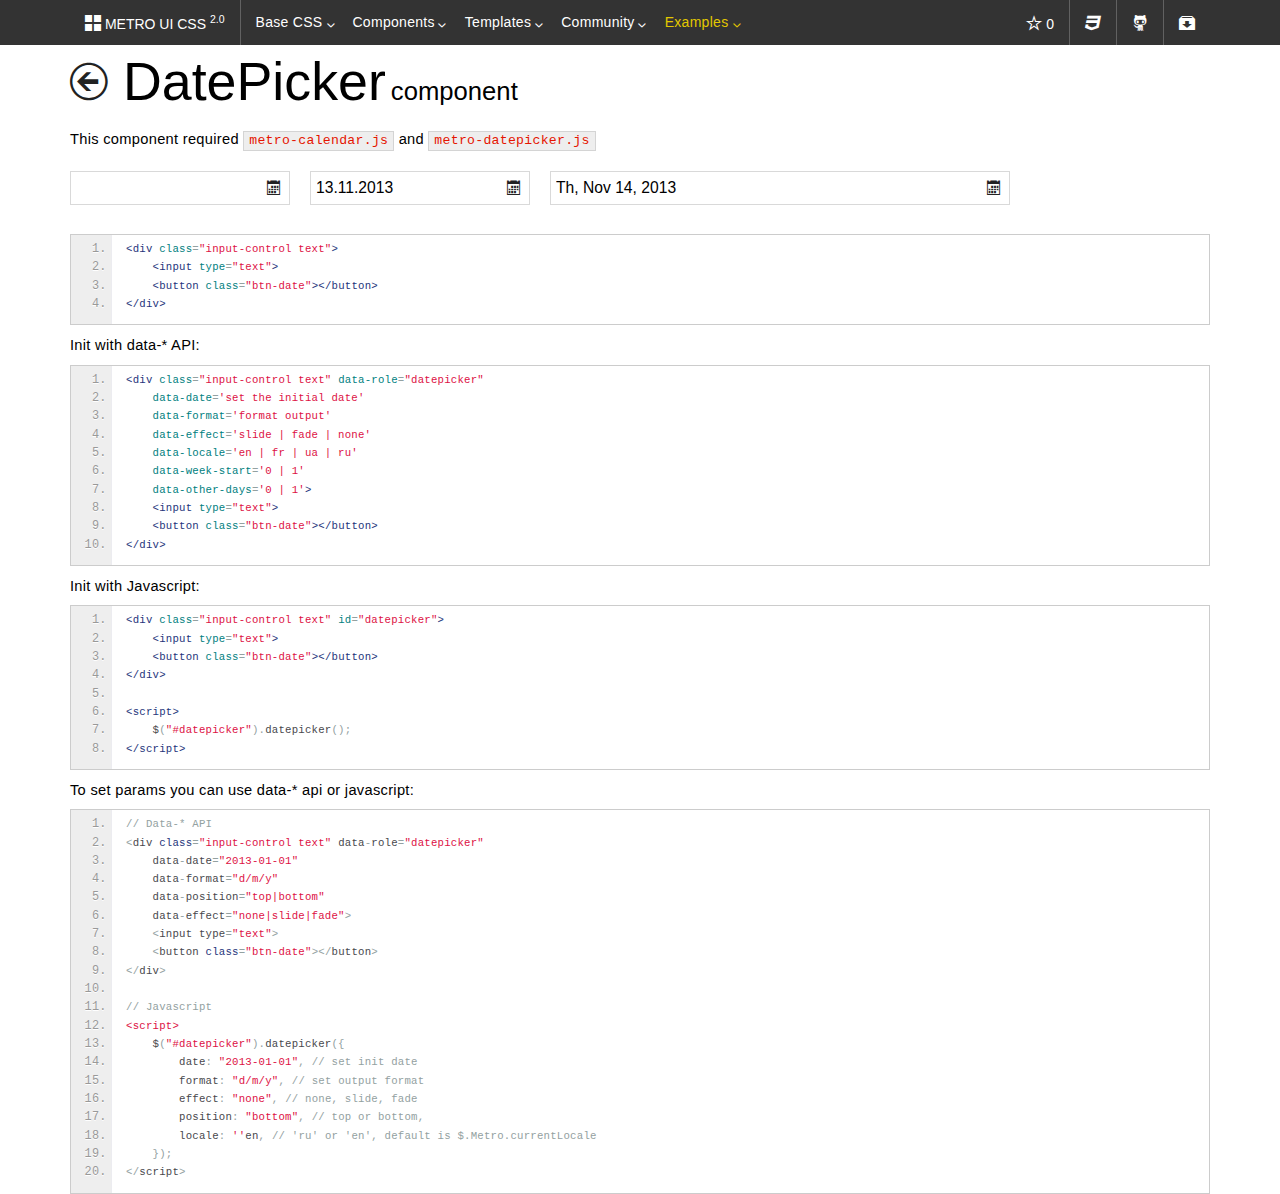
<file: metro/docs/datepicker.html>
<!DOCTYPE html>
<html>
<head>
    <meta charset="utf-8">
    <meta name="viewport" content="width=device-width, initial-scale=1.0, maximum-scale=1.0, user-scalable=no">
    <meta name="product" content="Metro UI CSS Framework">
    <meta name="description" content="Simple responsive css framework">
    <meta name="author" content="Sergey S. Pimenov, Ukraine, Kiev">

    <link href="css/metro-bootstrap.css" rel="stylesheet">
    <link href="css/metro-bootstrap-responsive.css" rel="stylesheet">
    <link href="css/iconFont.css" rel="stylesheet">
    <link href="css/docs.css" rel="stylesheet">
    <link href="js/prettify/prettify.css" rel="stylesheet">

    <!-- Load JavaScript Libraries -->
    <script src="js/jquery/jquery.min.js"></script>
    <script src="js/jquery/jquery.widget.min.js"></script>
    <script src="js/jquery/jquery.mousewheel.js"></script>
    <script src="js/prettify/prettify.js"></script>

    <!-- Metro UI CSS JavaScript plugins -->
    <script>
        //METRO_LOCALE = 'en';
    </script>
    <script src="js/load-metro.js"></script>

    <!-- Local JavaScript -->
    <script src="js/docs.js"></script>
    <script src="js/github.info.js"></script>

    <title>Metro UI CSS : Metro Bootstrap CSS Library</title>
</head>
<body class="metro">
    <header class="bg-dark" data-load="header.html"></header>

    <div class="container">
                <h1>
                    <a href="/"><i class="icon-arrow-left-3 fg-darker smaller"></i></a>
                    DatePicker<small class="on-right">component</small>
                </h1>


                <p>
                    This component required <code>metro-calendar.js</code> and <code>metro-datepicker.js</code>
                </p>
                <div class="example1">

                    <div class="grid ">
                        <div class="row">
                            <div class="span3">
                                <div class="input-control text" data-role="datepicker" data-week-start="1">
                                    <input type="text">
                                    <button class="btn-date"></button>
                                </div>
                            </div>
                            <div class="span3">
                                <div class="input-control text" data-role="datepicker" data-date="2013-11-13" data-effect="slide" data-other-days="1">
                                    <input type="text">
                                    <button class="btn-date"></button>
                                </div>
                            </div>
                            <div class="span6">
                                <div class="input-control text" data-role="datepicker" data-date="2013-11-14" data-format="dddd, mmmm d, yyyy" data-effect="fade">
                                    <input type="text">
                                    <button class="btn-date"></button>
                                </div>
                            </div>
                        </div>
                    </div>

                </div>
<pre class="prettyprint linenums">
&lt;div class="input-control text"&gt;
    &lt;input type="text"&gt;
    &lt;button class="btn-date"&gt;&lt;/button&gt;
&lt;/div&gt;
</pre>
                <p>
                    Init with data-* API:
                </p>
<pre class="prettyprint linenums">
&lt;div class="input-control text" data-role="datepicker"
    data-date='set the initial date'
    data-format='format output'
    data-effect='slide | fade | none'
    data-locale='en | fr | ua | ru'
    data-week-start='0 | 1'
    data-other-days='0 | 1'&gt;
    &lt;input type="text"&gt;
    &lt;button class="btn-date"&gt;&lt;/button&gt;
&lt;/div&gt;
</pre>
                <p>
                    Init with Javascript:
                </p>
<pre class="prettyprint linenums">
&lt;div class="input-control text" id="datepicker"&gt;
    &lt;input type="text"&gt;
    &lt;button class="btn-date"&gt;&lt;/button&gt;
&lt;/div&gt;

&lt;script&gt;
    $("#datepicker").datepicker();
&lt;/script&gt;
</pre>

                <p>To set params you can use data-* api or javascript:</p>
<pre class="prettyprint linenums">
// Data-* API
&lt;div class="input-control text" data-role="datepicker"
    data-date="2013-01-01"
    data-format="d/m/y"
    data-position="top|bottom"
    data-effect="none|slide|fade"&gt;
    &lt;input type="text"&gt;
    &lt;button class="btn-date"&gt;&lt;/button&gt;
&lt;/div&gt;

// Javascript
&lt;script&gt;
    $("#datepicker").datepicker({
        date: "2013-01-01", // set init date
        format: "d/m/y", // set output format
        effect: "none", // none, slide, fade
        position: "bottom", // top or bottom,
        locale: ''en, // 'ru' or 'en', default is $.Metro.currentLocale
    });
&lt;/script&gt;
</pre>

    </div>

    <script src="js/hitua.js"></script>

</body>
</html>
</file>
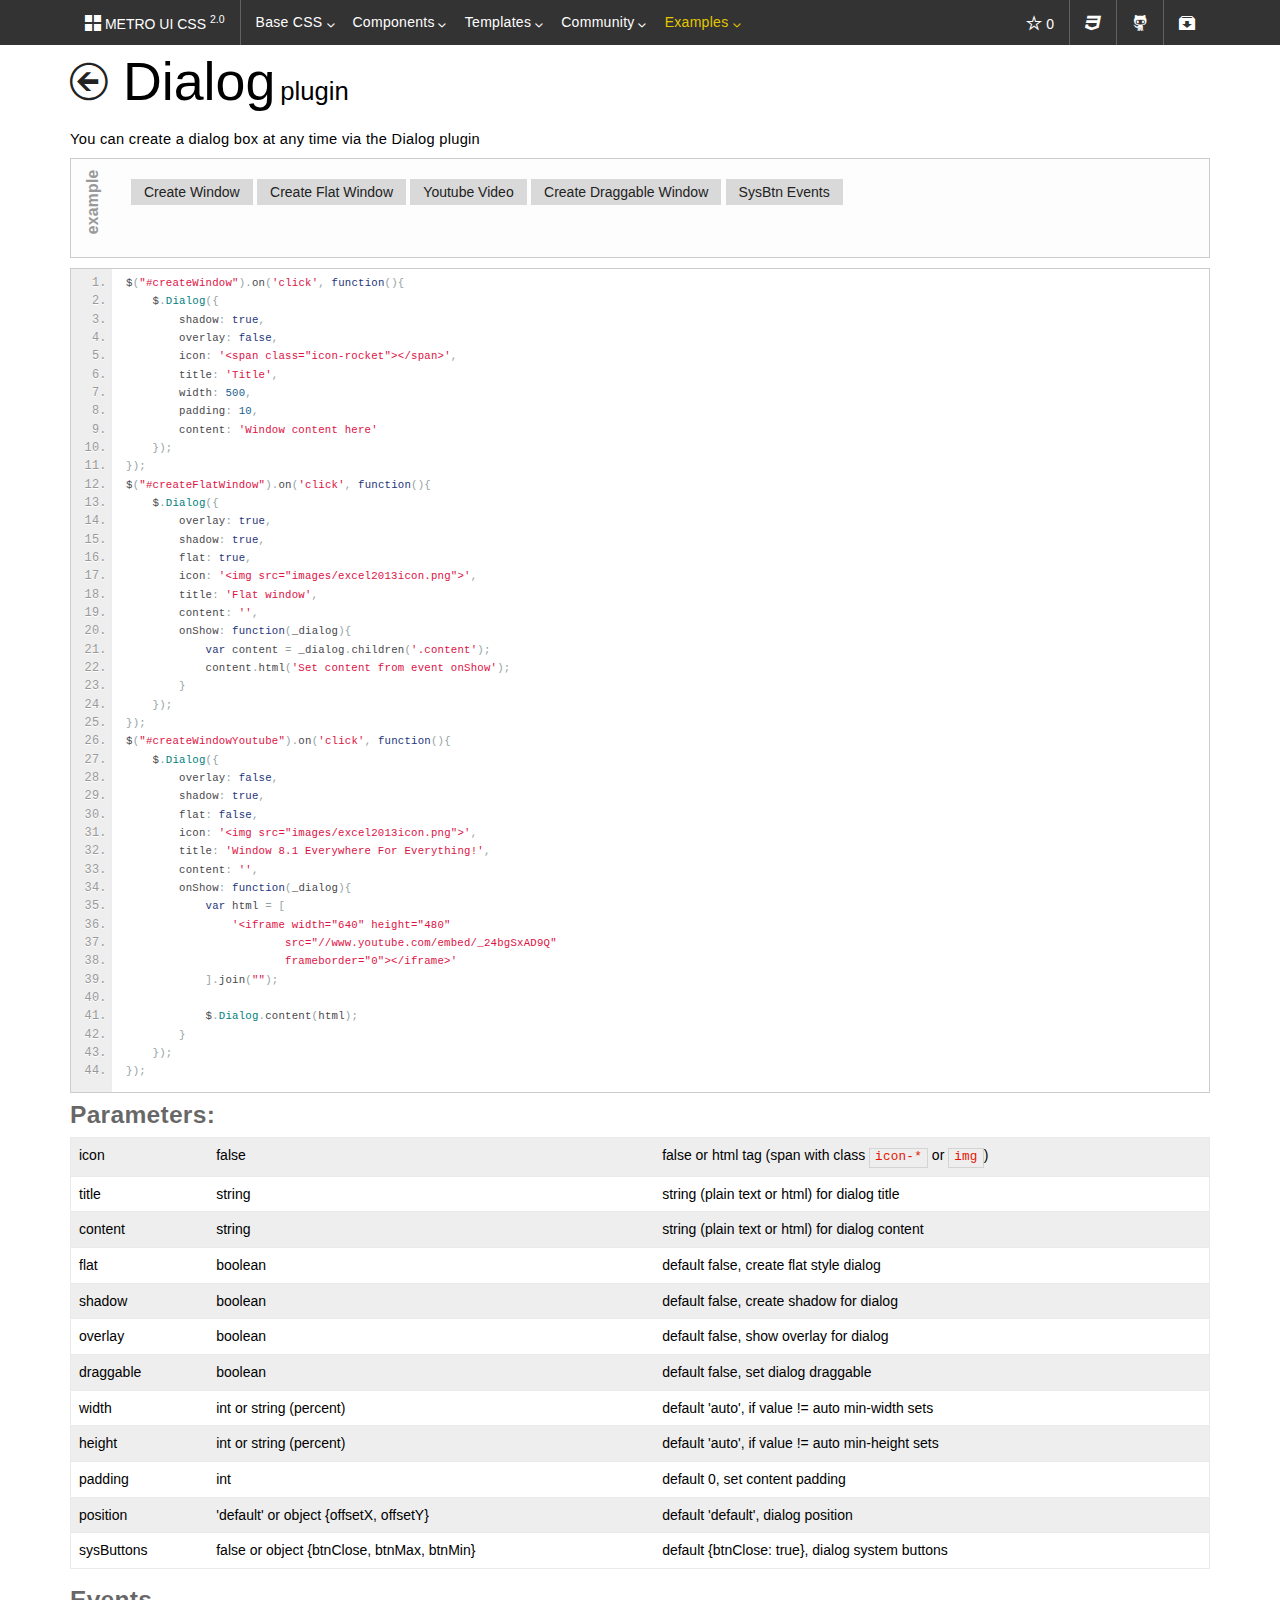
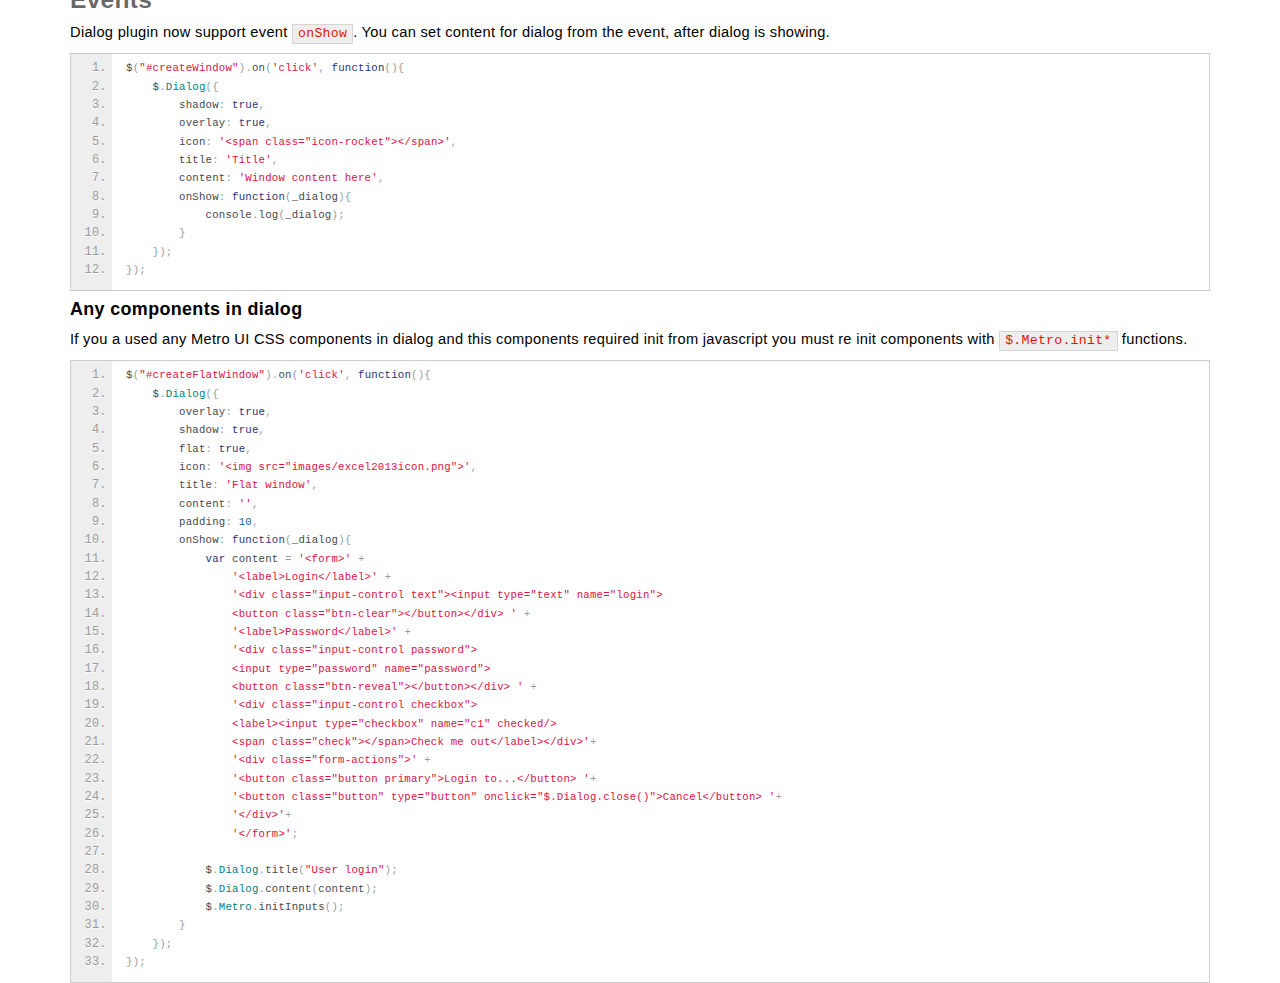
<file: metro/docs/dialog.html>
<!DOCTYPE html>
<html>
<head>
    <meta charset="utf-8">
    <meta name="viewport" content="width=device-width, initial-scale=1.0, maximum-scale=1.0, user-scalable=no">
    <meta name="product" content="Metro UI CSS Framework">
    <meta name="description" content="Simple responsive css framework">
    <meta name="author" content="Sergey S. Pimenov, Ukraine, Kiev">

    <link href="css/metro-bootstrap.css" rel="stylesheet">
    <link href="css/metro-bootstrap-responsive.css" rel="stylesheet">
    <link href="css/iconFont.css" rel="stylesheet">
    <link href="css/docs.css" rel="stylesheet">
    <link href="js/prettify/prettify.css" rel="stylesheet">

    <!-- Load JavaScript Libraries -->
    <script src="js/jquery/jquery.min.js"></script>
    <script src="js/jquery/jquery.widget.min.js"></script>
    <script src="js/jquery/jquery.mousewheel.js"></script>
    <script src="js/prettify/prettify.js"></script>

    <!-- Metro UI CSS JavaScript plugins -->
    <script src="js/load-metro.js"></script>

    <!-- Local JavaScript -->
    <script src="js/docs.js"></script>
    <script src="js/github.info.js"></script>

    <title>Metro UI CSS : Metro Bootstrap CSS Library</title>
</head>
<body class="metro">
    <header class="bg-dark" data-load="header.html"></header>
    <div class="container">
                <h1>
                    <a href="/"><i class="icon-arrow-left-3 fg-darker smaller"></i></a>
                    Dialog<small class="on-right">plugin</small>
                </h1>

                <p class="description">
                    You can create a dialog box at any time via the Dialog plugin
                </p>
                <div class="example">
                    <button class="button" id="createWindow">Create Window</button>
                    <button class="button" id="createFlatWindow">Create Flat Window</button>
                    <button class="button" id="createWindowYoutube">Youtube Video</button>
                    <button class="button" id="createWindowDraggable">Create Draggable Window</button>
                    <button class="button" id="createSysEventsWindow">SysBtn Events</button>
                </div>
                <script>
                    $(function(){
                        $("#createSysEventsWindow").on('click', function(){
                            $.Dialog({
                                shadow: true,
                                overlay: false,
                                icon: '',
                                title: 'Title',
                                width: 500,
                                padding: 10,
                                content: 'Window content here',
                                draggable: true,
                                sysButtons: {
                                    btnMin: true,
                                    btnMax: true,
                                    btnClose: true
                                },
                                sysBtnCloseClick: function(e){
                                    alert('Close button click');
                                },
                                sysBtnMinClick: function(e){
                                    alert('Min button click');
                                },
                                sysBtnMaxClick: function(e){
                                    alert('Max button click');
                                }
                            });
                        });
                        $("#createWindow").on('click', function(){
                            $.Dialog({
                                shadow: true,
                                overlay: false,
                                icon: '<span class="icon-rocket"></span>',
                                title: 'Title',
                                width: 500,
                                padding: 10,
                                content: 'Window content here'
                            });
                        });
                        $("#createWindowDraggable").on('click', function(){
                            $.Dialog({
                                shadow: true,
                                overlay: false,
                                draggable: true,
                                icon: '<span class="icon-bus"></span>',
                                title: 'Draggable window',
                                width: 500,
                                padding: 10,
                                content: 'This Window is draggable by caption.',
                                onShow: function(){
                                    var content = '<form id="login-form-1">' +
                                            '<label>Login</label>' +
                                            '<div class="input-control text"><input type="text" name="login"><button class="btn-clear"></button></div>' +
                                            '<label>Password</label>'+
                                            '<div class="input-control password"><input type="password" name="password"><button class="btn-reveal"></button></div>' +
                                            '<div class="input-control checkbox"><label><input type="checkbox" name="c1" checked/><span class="check"></span>Check me out</label></div>'+
                                            '<div class="form-actions">' +
                                            '<button class="button primary">Login to...</button>&nbsp;'+
                                            '<button class="button" type="button" onclick="$.Dialog.close()">Cancel</button> '+
                                            '</div>'+
                                            '</form>';

                                    $.Dialog.title("User login");
                                    $.Dialog.content(content);
                                }

                            });
                        });
                        $("#createFlatWindow").on('click', function(){
                            $.Dialog({
                                overlay: true,
                                shadow: true,
                                flat: true,
                                draggable: true,
                                icon: '<img src="images/excel2013icon.png">',
                                title: 'Flat window',
                                content: '',
                                padding: 10,
                                onShow: function(_dialog){
                                    var content = '<form class="user-input">' +
                                            '<label>Login</label>' +
                                            '<div class="input-control text"><input type="text" name="login"><button class="btn-clear"></button></div>' +
                                            '<label>Password</label>'+
                                            '<div class="input-control password"><input type="password" name="password"><button class="btn-reveal"></button></div>' +
                                            '<div class="input-control checkbox"><label><input type="checkbox" name="c1" checked/><span class="check"></span>Check me out</label></div>'+
                                            '<div class="form-actions">' +
                                            '<button class="button primary">Login to...</button>&nbsp;'+
                                            '<button class="button" type="button" onclick="$.Dialog.close()">Cancel</button> '+
                                            '</div>'+
                                            '</form>';

                                    $.Dialog.title("User login");
                                    $.Dialog.content(content);
                                }
                            });
                        });
                        $("#createWindowYoutube").on('click', function(){
                            $.Dialog({
                                overlay: false,
                                shadow: true,
                                flat: false,
                                icon: '<img src="images/excel2013icon.png">',
                                title: 'Window 8.1 Everywhere For Everything!',
                                content: '',
                                onShow: function(_dialog){
                                    var html = [
                                        '<iframe width="640" height="480" src="//www.youtube.com/embed/_24bgSxAD9Q" frameborder="0" allowfullscreen></iframe>'
                                    ].join("");

                                    $.Dialog.content(html);
                                }
                            });
                        });
                    })
                </script>

<pre class="prettyprint linenums">
$("#createWindow").on('click', function(){
    $.Dialog({
        shadow: true,
        overlay: false,
        icon: '&lt;span class="icon-rocket"&gt;&lt;/span&gt;',
        title: 'Title',
        width: 500,
        padding: 10,
        content: 'Window content here'
    });
});
$("#createFlatWindow").on('click', function(){
    $.Dialog({
        overlay: true,
        shadow: true,
        flat: true,
        icon: '&lt;img src="images/excel2013icon.png"&gt;',
        title: 'Flat window',
        content: '',
        onShow: function(_dialog){
            var content = _dialog.children('.content');
            content.html('Set content from event onShow');
        }
    });
});
$("#createWindowYoutube").on('click', function(){
    $.Dialog({
        overlay: false,
        shadow: true,
        flat: false,
        icon: '&lt;img src="images/excel2013icon.png"&gt;',
        title: 'Window 8.1 Everywhere For Everything!',
        content: '',
        onShow: function(_dialog){
            var html = [
                '&lt;iframe width="640" height="480"
                        src="//www.youtube.com/embed/_24bgSxAD9Q"
                        frameborder="0"&gt;&lt;/iframe&gt;'
            ].join("");

            $.Dialog.content(html);
        }
    });
});
</pre>
                <h3>Parameters:</h3>
                <div>
                    <table class="table striped border">
                        <tr>
                            <td>icon</td>
                            <td>false</td>
                            <td>false or html tag (span with class <code>icon-*</code> or <code>img</code>)</td>
                        </tr>
                        <tr>
                            <td>title</td>
                            <td>string</td>
                            <td>string (plain text or html) for dialog title</td>
                        </tr>
                        <tr>
                            <td>content</td>
                            <td>string</td>
                            <td>string (plain text or html) for dialog content</td>
                        </tr>
                        <tr>
                            <td>flat</td>
                            <td>boolean</td>
                            <td>default false, create flat style dialog</td>
                        </tr>
                        <tr>
                            <td>shadow</td>
                            <td>boolean</td>
                            <td>default false, create shadow for dialog</td>
                        </tr>
                        <tr>
                            <td>overlay</td>
                            <td>boolean</td>
                            <td>default false, show overlay for dialog</td>
                        </tr>
                        <tr>
                            <td>draggable</td>
                            <td>boolean</td>
                            <td>default false, set dialog draggable</td>
                        </tr>
                        <tr>
                            <td>width</td>
                            <td>int or string (percent)</td>
                            <td>default 'auto', if value != auto min-width sets</td>
                        </tr>
                        <tr>
                            <td>height</td>
                            <td>int or string (percent)</td>
                            <td>default 'auto', if value != auto min-height sets</td>
                        </tr>
                        <tr>
                            <td>padding</td>
                            <td>int</td>
                            <td>default 0, set content padding</td>
                        </tr>
                        <tr>
                            <td>position</td>
                            <td>'default' or object {offsetX, offsetY}</td>
                            <td>default 'default', dialog position</td>
                        </tr>
                        <tr>
                            <td>sysButtons</td>
                            <td>false or object {btnClose, btnMax, btnMin}</td>
                            <td>default {btnClose: true}, dialog system buttons</td>
                        </tr>
                    </table>
                </div>

                <h3>Events</h3>
                <p class="description">Dialog plugin now support event <code>onShow</code>. You can set content for dialog from the event, after dialog is showing.</p>
<pre class="prettyprint linenums">
$("#createWindow").on('click', function(){
    $.Dialog({
        shadow: true,
        overlay: true,
        icon: '&lt;span class="icon-rocket"&gt;&lt;/span&gt;',
        title: 'Title',
        content: 'Window content here',
        onShow: function(_dialog){
            console.log(_dialog);
        }
    });
});
</pre>
                <h4>Any components in dialog</h4>
                <p>
                    If you a used any Metro UI CSS components in dialog and this components required init from javascript you must re init components with <code>$.Metro.init*</code> functions.
                </p>
<pre class="prettyprint linenums">
$("#createFlatWindow").on('click', function(){
    $.Dialog({
        overlay: true,
        shadow: true,
        flat: true,
        icon: '&lt;img src="images/excel2013icon.png">',
        title: 'Flat window',
        content: '',
        padding: 10,
        onShow: function(_dialog){
            var content = '&lt;form&gt;' +
                '&lt;label&gt;Login&lt;/label&gt;' +
                '&lt;div class="input-control text"&gt;&lt;input type="text" name="login"&gt;
                &lt;button class="btn-clear"&gt;&lt;/button&gt;&lt;/div&gt; ' +
                '&lt;label&gt;Password&lt;/label&gt;' +
                '&lt;div class="input-control password"&gt;
                &lt;input type="password" name="password"&gt;
                &lt;button class="btn-reveal"&gt;&lt;/button&gt;&lt;/div&gt; ' +
                '&lt;div class="input-control checkbox"&gt;
                &lt;label&gt;&lt;input type="checkbox" name="c1" checked/&gt;
                &lt;span class="check"&gt;&lt;/span&gt;Check me out&lt;/label&gt;&lt;/div&gt;'+
                '&lt;div class="form-actions"&gt;' +
                '&lt;button class="button primary"&gt;Login to...&lt;/button&gt;&nbsp;'+
                '&lt;button class="button" type="button" onclick="$.Dialog.close()"&gt;Cancel&lt;/button&gt; '+
                '&lt;/div&gt;'+
                '&lt;/form&gt;';

            $.Dialog.title("User login");
            $.Dialog.content(content);
            $.Metro.initInputs();
        }
    });
});
</pre>

    </div>

    <script src="js/hitua.js"></script>

</body>
</html>
</file>
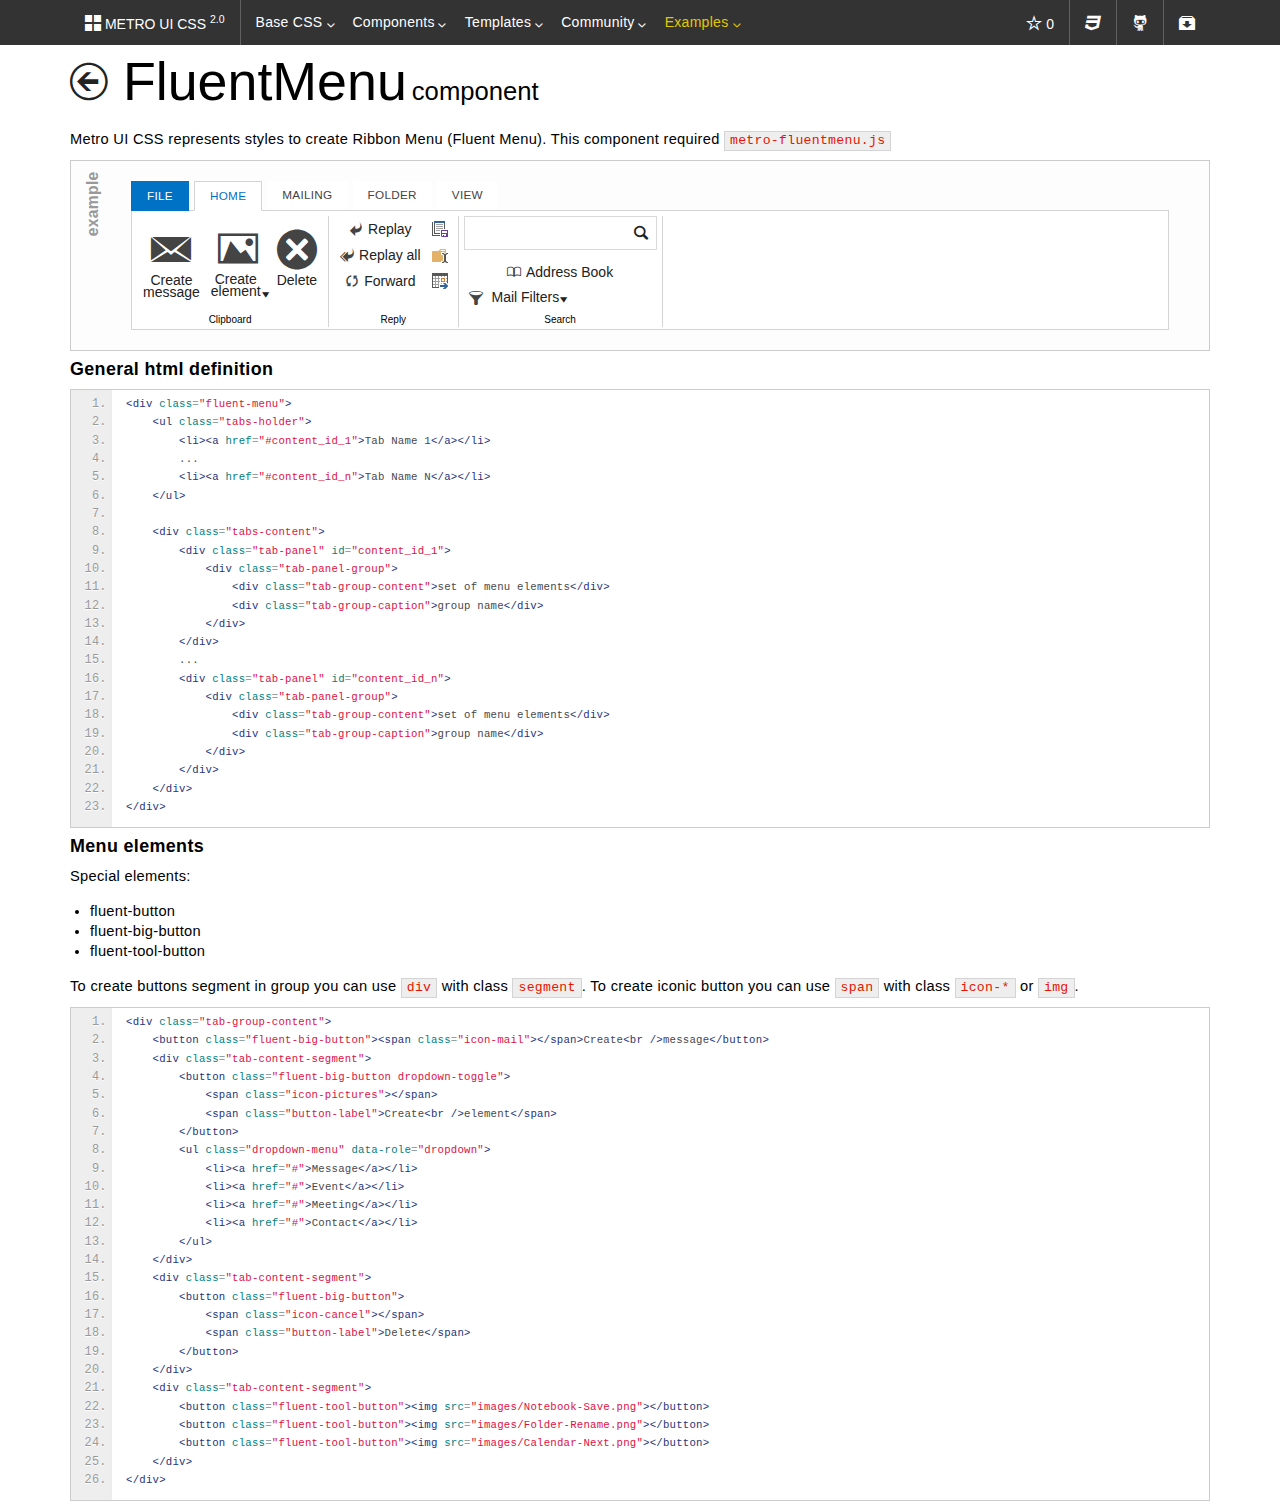
<file: metro/docs/fluent-menu.html>
<!DOCTYPE html>
<html>
<head>
    <meta charset="utf-8">
    <meta name="viewport" content="width=device-width, initial-scale=1.0, maximum-scale=1.0, user-scalable=no">
    <meta name="product" content="Metro UI CSS Framework">
    <meta name="description" content="Simple responsive css framework">
    <meta name="author" content="Sergey S. Pimenov, Ukraine, Kiev">

    <link href="css/metro-bootstrap.css" rel="stylesheet">
    <link href="css/metro-bootstrap-responsive.css" rel="stylesheet">
    <link href="css/iconFont.css" rel="stylesheet">
    <link href="css/docs.css" rel="stylesheet">
    <link href="js/prettify/prettify.css" rel="stylesheet">

    <!-- Load JavaScript Libraries -->
    <script src="js/jquery/jquery.min.js"></script>
    <script src="js/jquery/jquery.widget.min.js"></script>
    <script src="js/jquery/jquery.mousewheel.js"></script>
    <script src="js/prettify/prettify.js"></script>

    <!-- Metro UI CSS JavaScript plugins -->
    <script src="js/load-metro.js"></script>

    <!-- Local JavaScript -->
    <script src="js/docs.js"></script>
    <script src="js/github.info.js"></script>

    <title>Metro UI CSS : Metro Bootstrap CSS Library</title>
</head>
<body class="metro">
    <header class="bg-dark" data-load="header.html"></header>
    <div class="container">
                <h1>
                    <a href="/"><i class="icon-arrow-left-3 fg-darker smaller"></i></a>
                    FluentMenu<small class="on-right">component</small>
                </h1>

                <p>
                    Metro UI CSS represents styles to create Ribbon Menu (Fluent Menu). This component required <code>metro-fluentmenu.js</code>
                </p>
                <div class="example">
                    <div class="fluent-menu" data-role="fluentmenu">
                        <ul class="tabs-holder">
                            <li class="special"><a href="#">File</a></li>
                            <li class="active"><a href="#tab_home">Home</a></li>
                            <li><a href="#tab_mailings">Mailing</a></li>
                            <li><a href="#tab_folder">Folder</a></li>
                            <li><a href="#tab_view">View</a></li>
                        </ul>

                        <div class="tabs-content">
                            <div class="tab-panel" id="tab_home">
                                <div class="tab-panel-group">
                                    <div class="tab-group-content">
                                        <button class="fluent-big-button"><span class="icon-mail"></span>Create<br />message</button>
                                        <div class="tab-content-segment">
                                            <button class="fluent-big-button dropdown-toggle">
                                                <span class="icon-pictures"></span>
                                                <span class="button-label">Create<br />element</span>
                                            </button>
                                            <ul class="dropdown-menu" data-role="dropdown">
                                                <li><a href="#">Message</a></li>
                                                <li><a href="#">Event</a></li>
                                                <li><a href="#">Meeting</a></li>
                                                <li><a href="#">Contact</a></li>
                                            </ul>
                                        </div>
                                        <div class="tab-content-segment">
                                            <button class="fluent-big-button">
                                                <span class="icon-cancel"></span>
                                                <span class="button-label">Delete</span>
                                            </button>
                                        </div>
                                    </div>
                                    <div class="tab-group-caption">Clipboard</div>
                                </div>
                                <div class="tab-panel-group">
                                    <div class="tab-group-content">
                                        <div class="tab-content-segment">
                                            <button class="fluent-button"><span class="icon-reply on-left"></span>Replay</button>
                                            <button class="fluent-button"><span class="icon-reply-2 on-left"></span>Replay all</button>
                                            <button class="fluent-button"><span class="icon-cycle on-left"></span>Forward</button>
                                        </div>
                                        <div class="tab-content-segment">
                                            <button class="fluent-tool-button"><img src="images/Notebook-Save.png"></button>
                                            <button class="fluent-tool-button"><img src="images/Folder-Rename.png"></button>
                                            <button class="fluent-tool-button"><img src="images/Calendar-Next.png"></button>
                                        </div>
                                    </div>
                                    <div class="tab-group-caption">Reply</div>
                                </div>
                                <div class="tab-panel-group">
                                    <div class="tab-group-content">
                                        <div class="input-control text">
                                            <input type="text">
                                            <button class="btn-search"></button>
                                        </div>
                                        <button class="fluent-button"><span class="icon-book on-left"></span>Address Book</button>
                                        <div class="tab-content-segment">
                                            <button class="fluent-button dropdown-toggle">
                                                <span class="icon-filter on-left"></span>
                                                <span class="button-label">Mail Filters</span>
                                            </button>
                                            <ul class="dropdown-menu" data-role="dropdown">
                                                <li><a href="#">Unread messages</a></li>
                                                <li><a href="#">Has attachments</a></li>
                                                <li class="divider"></li>
                                                <li><a href="#">Important</a></li>
                                                <li><a href="#">Broken</a></li>
                                            </ul>
                                        </div>
                                    </div>
                                    <div class="tab-group-caption">Search</div>
                                </div>
                            </div>

                            <div class="tab-panel" id="tab_mailings">
                            </div>

                            <div class="tab-panel" id="tab_folder">
                            </div>

                            <div class="tab-panel" id="tab_view">
                            </div>
                        </div>
                    </div>
                </div> <!-- End of example -->

                <h4>General html definition</h4>
<pre class="prettyprint linenums">
&lt;div class="fluent-menu"&gt;
    &lt;ul class="tabs-holder"&gt;
        &lt;li&gt;&lt;a href="#content_id_1"&gt;Tab Name 1&lt;/a&gt;&lt;/li&gt;
        ...
        &lt;li&gt;&lt;a href="#content_id_n"&gt;Tab Name N&lt;/a&gt;&lt;/li&gt;
    &lt;/ul&gt;

    &lt;div class="tabs-content"&gt;
        &lt;div class="tab-panel" id="content_id_1"&gt;
            &lt;div class="tab-panel-group"&gt;
                &lt;div class="tab-group-content"&gt;set of menu elements&lt;/div&gt;
                &lt;div class="tab-group-caption"&gt;group name&lt;/div&gt;
            &lt;/div&gt;
        &lt;/div&gt;
        ...
        &lt;div class="tab-panel" id="content_id_n"&gt;
            &lt;div class="tab-panel-group"&gt;
                &lt;div class="tab-group-content"&gt;set of menu elements&lt;/div&gt;
                &lt;div class="tab-group-caption"&gt;group name&lt;/div&gt;
            &lt;/div&gt;
        &lt;/div&gt;
    &lt;/div&gt;
&lt;/div&gt;
</pre>

                <h4>Menu elements</h4>
                <p>Special elements:</p>
                <ul>
                    <li>fluent-button</li>
                    <li>fluent-big-button</li>
                    <li>fluent-tool-button</li>
                </ul>

                <p>To create buttons segment in group you can use <code>div</code> with class <code>segment</code>. To create iconic button you can use <code>span</code> with class <code>icon-*</code> or <code>img</code>.</p>
<pre class="prettyprint linenums">
&lt;div class="tab-group-content"&gt;
    &lt;button class="fluent-big-button"&gt;&lt;span class="icon-mail"&gt;&lt;/span&gt;Create&lt;br /&gt;message&lt;/button&gt;
    &lt;div class="tab-content-segment"&gt;
        &lt;button class="fluent-big-button dropdown-toggle"&gt;
            &lt;span class="icon-pictures"&gt;&lt;/span&gt;
            &lt;span class="button-label"&gt;Create&lt;br /&gt;element&lt;/span&gt;
        &lt;/button&gt;
        &lt;ul class="dropdown-menu" data-role="dropdown"&gt;
            &lt;li&gt;&lt;a href="#"&gt;Message&lt;/a&gt;&lt;/li&gt;
            &lt;li&gt;&lt;a href="#"&gt;Event&lt;/a&gt;&lt;/li&gt;
            &lt;li&gt;&lt;a href="#"&gt;Meeting&lt;/a&gt;&lt;/li&gt;
            &lt;li&gt;&lt;a href="#"&gt;Contact&lt;/a&gt;&lt;/li&gt;
        &lt;/ul&gt;
    &lt;/div&gt;
    &lt;div class="tab-content-segment"&gt;
        &lt;button class="fluent-big-button"&gt;
            &lt;span class="icon-cancel"&gt;&lt;/span&gt;
            &lt;span class="button-label"&gt;Delete&lt;/span&gt;
        &lt;/button&gt;
    &lt;/div&gt;
    &lt;div class="tab-content-segment"&gt;
        &lt;button class="fluent-tool-button"&gt;&lt;img src="images/Notebook-Save.png"&gt;&lt;/button&gt;
        &lt;button class="fluent-tool-button"&gt;&lt;img src="images/Folder-Rename.png"&gt;&lt;/button&gt;
        &lt;button class="fluent-tool-button"&gt;&lt;img src="images/Calendar-Next.png"&gt;&lt;/button&gt;
    &lt;/div&gt;
&lt;/div&gt;
</pre>

    </div>

    <script src="js/hitua.js"></script>

</body>
</html>
</file>
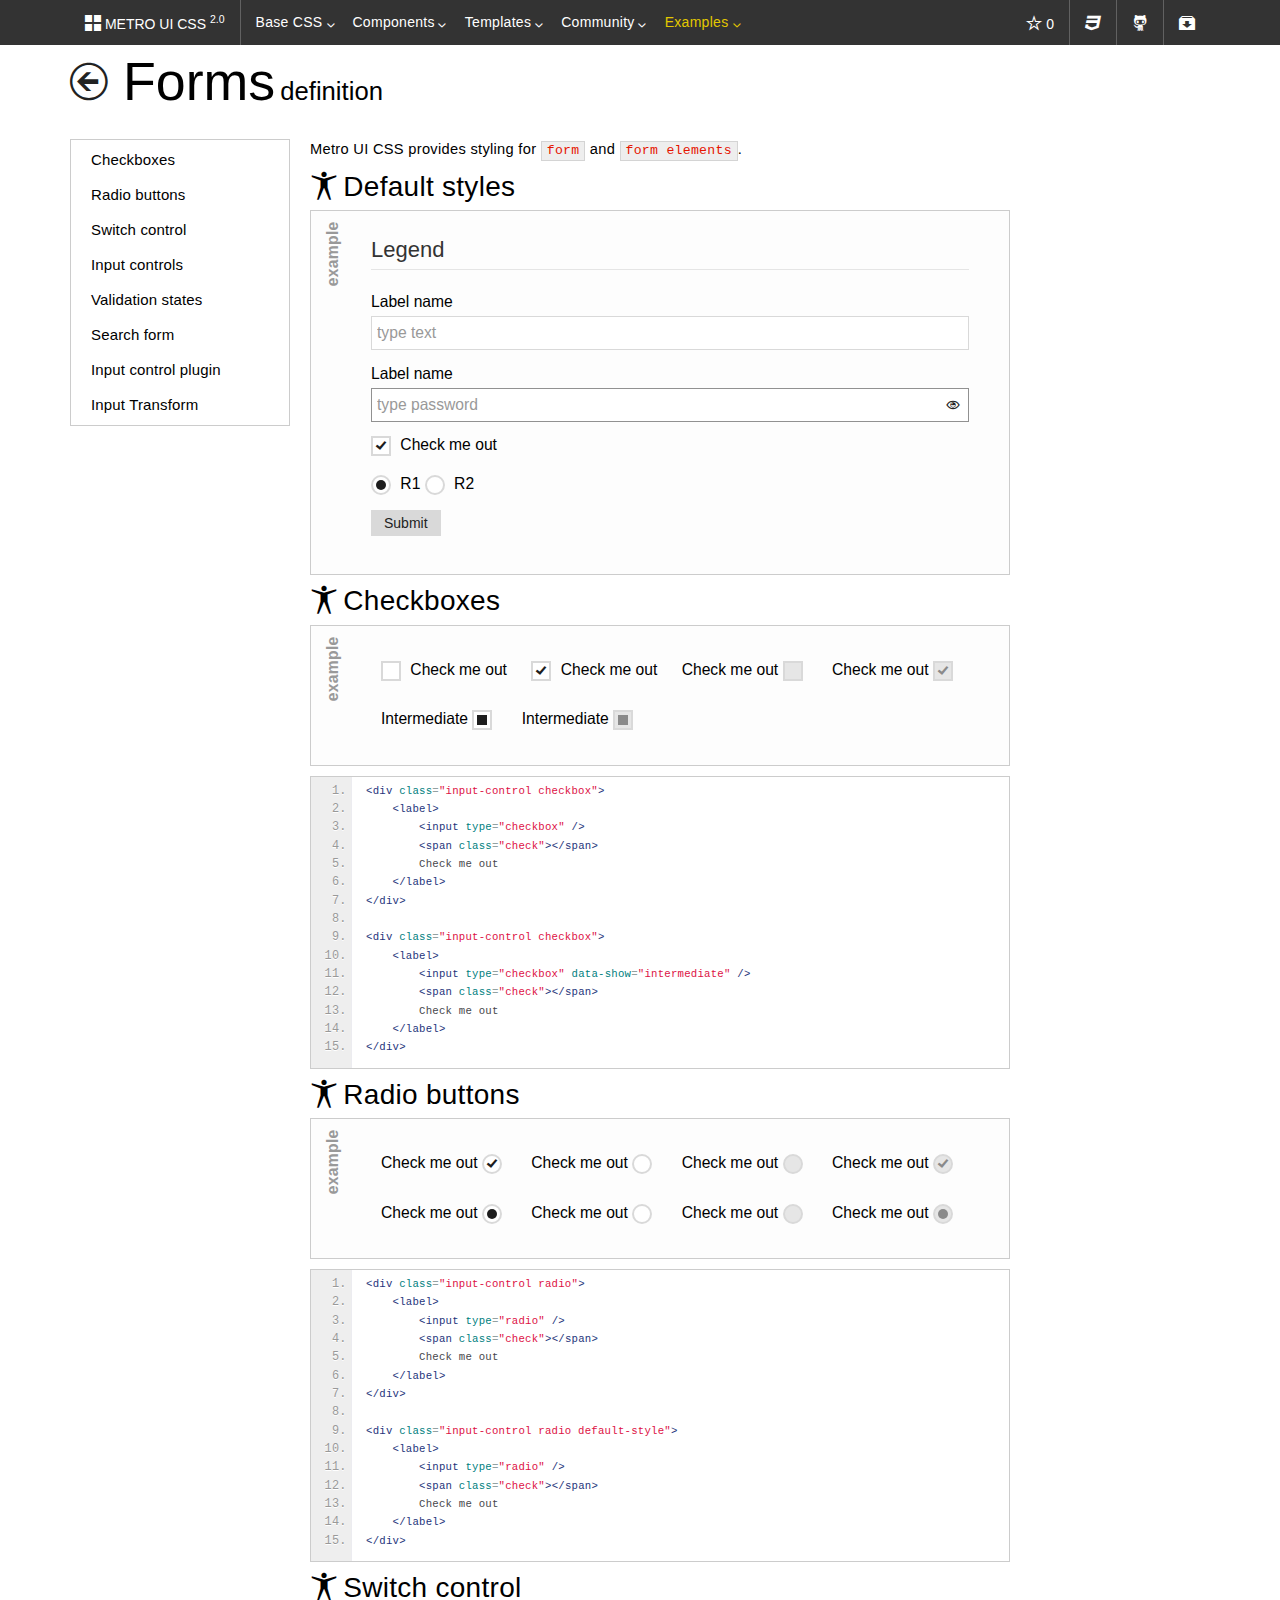
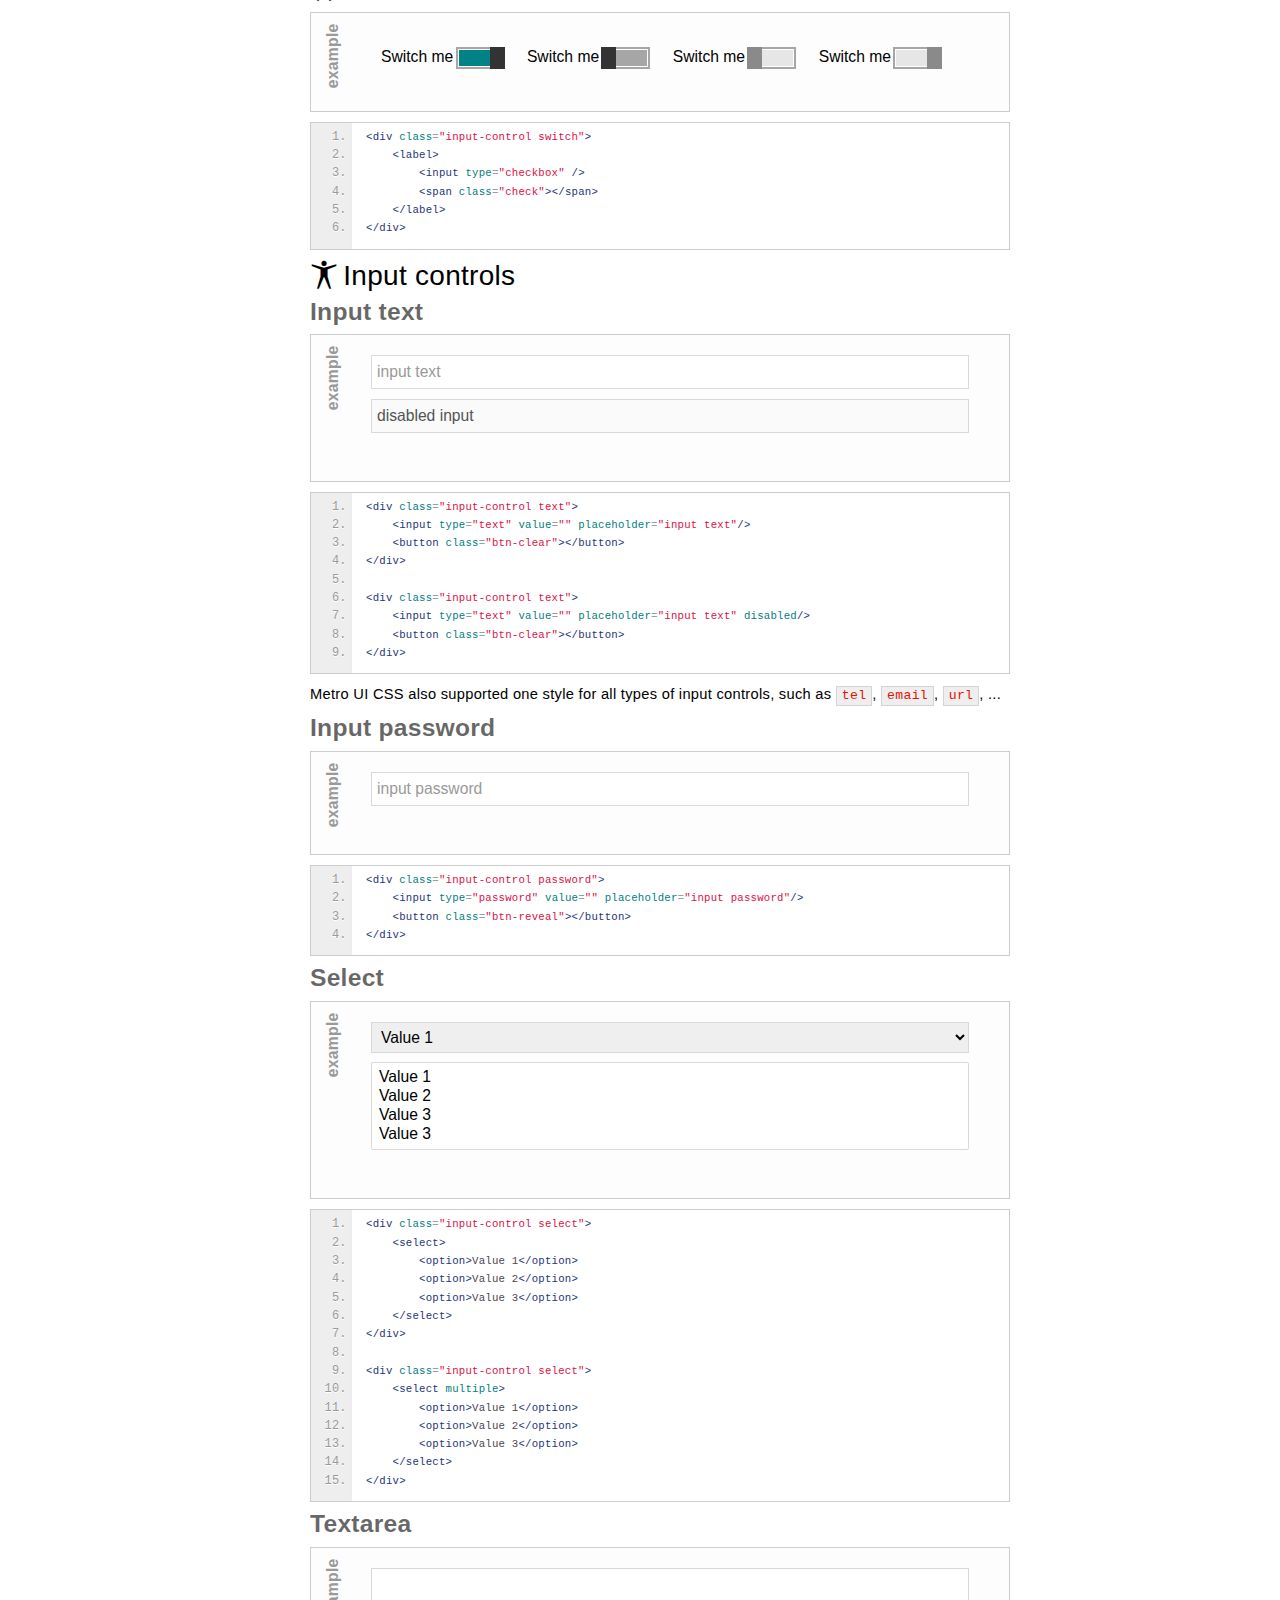
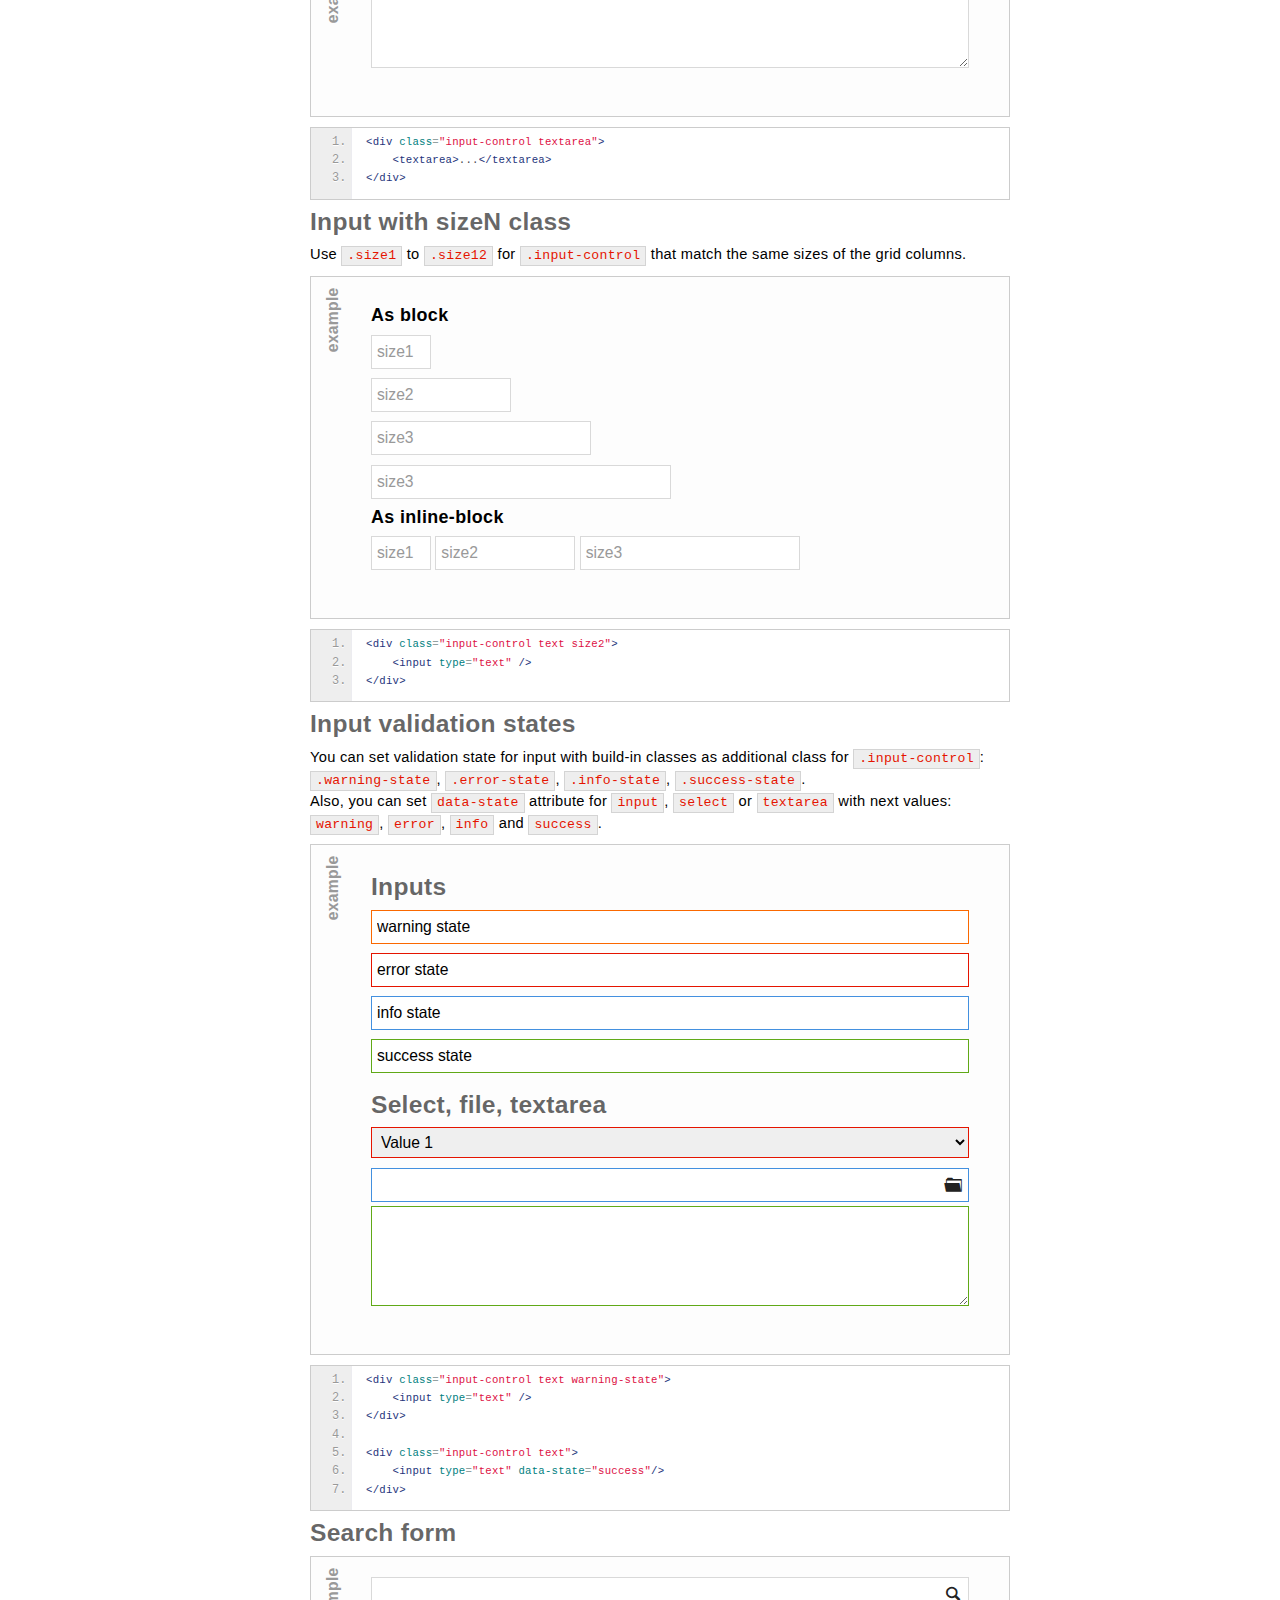
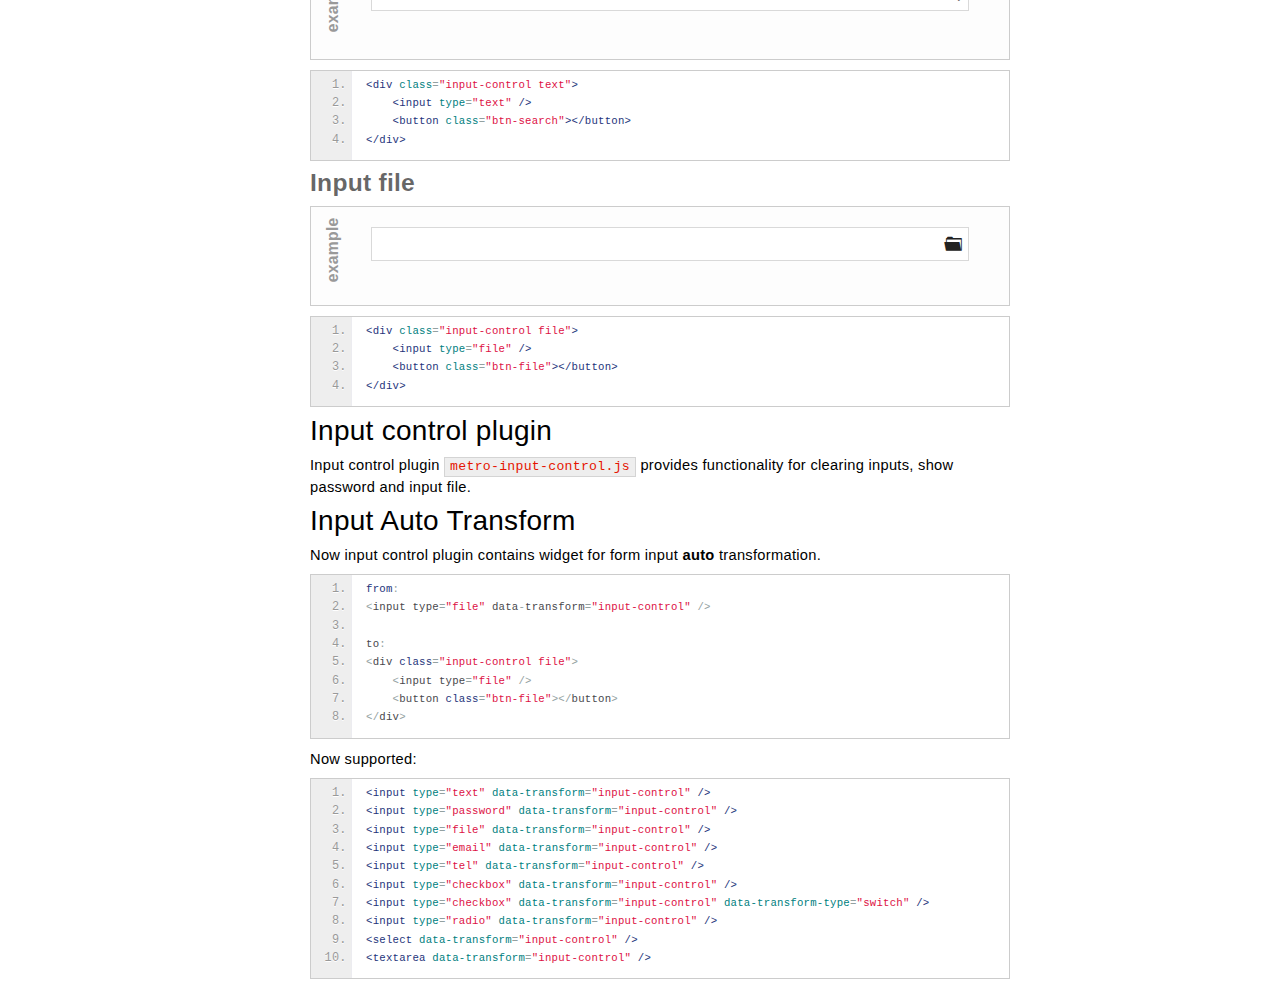
<file: metro/docs/forms.html>
<!DOCTYPE html>
<html>
<head>
    <meta charset="utf-8">
    <meta name="viewport" content="width=device-width, initial-scale=1.0, maximum-scale=1.0, user-scalable=no">
    <meta name="product" content="Metro UI CSS Framework">
    <meta name="description" content="Simple responsive css framework">
    <meta name="author" content="Sergey S. Pimenov, Ukraine, Kiev">

    <link href="css/metro-bootstrap.css" rel="stylesheet">
    <link href="css/metro-bootstrap-responsive.css" rel="stylesheet">
    <link href="css/iconFont.css" rel="stylesheet">
    <link href="css/docs.css" rel="stylesheet">
    <link href="js/prettify/prettify.css" rel="stylesheet">

    <!-- Load JavaScript Libraries -->
    <script src="js/jquery/jquery.min.js"></script>
    <script src="js/jquery/jquery.widget.min.js"></script>
    <script src="js/jquery/jquery.mousewheel.js"></script>
    <script src="js/prettify/prettify.js"></script>

    <!-- Metro UI CSS JavaScript plugins -->
    <script src="js/load-metro.js"></script>

    <!-- Local JavaScript -->
    <script src="js/docs.js"></script>
    <script src="js/github.info.js"></script>

    <title>Metro UI CSS : Metro Bootstrap CSS Library</title>
</head>
<body class="metro">
    <header class="bg-dark" data-load="header.html"></header>
    <div class="container">
                <h1>
                    <a href="/"><i class="icon-arrow-left-3 fg-darker smaller"></i></a>
                    Forms<small class="on-right">definition</small>
                </h1>

                <div class="grid">
                    <div class="row">
                        <div class="span3 no-tablet-portrait">
                            <nav>
                                <ul class="side-menu">
                                    <li><a href="#_checkbox">Checkboxes</a></li>
                                    <li><a href="#_radio">Radio buttons</a></li>
                                    <li><a href="#_switch">Switch control</a></li>
                                    <li><a href="#_input">Input controls</a></li>
                                    <li><a href="#_validation">Validation states</a></li>
                                    <li><a href="#_search">Search form</a></li>
                                    <li><a href="#_plugin">Input control plugin</a></li>
                                    <li><a href="#_transform">Input Transform</a></li>
                                </ul>
                            </nav>
                        </div>

                        <div class="span9">
                            <p class="description">
                                Metro UI CSS provides styling for <code>form</code> and <code>form elements</code>.
                            </p>

                            <h2 id="_default"><i class="icon-accessibility on-left"></i>Default styles</h2>
                            <div class="example">
                                <form>
                                    <fieldset>
                                        <legend>Legend</legend>
                                        <label>Label name</label>
                                        <div class="input-control text" data-role="input-control">
                                            <input type="text" placeholder="type text">
                                            <button class="btn-clear" tabindex="-1"></button>
                                        </div>
                                        <label>Label name</label>
                                        <div class="input-control password" data-role="input-control">
                                            <input type="password" placeholder="type password" autofocus>
                                            <button class="btn-reveal" tabindex="-1"></button>
                                        </div>
                                        <div class="input-control checkbox" data-role="input-control">
                                            <label>
                                                <input type="checkbox" checked />
                                                <span class="check"></span>
                                                Check me out
                                            </label>
                                        </div>

                                        <div>
                                            <div class="input-control radio default-style" data-role="input-control">
                                                <label>
                                                    <input type="radio" name="r1" checked />
                                                    <span class="check"></span>
                                                    R1
                                                </label>
                                            </div>
                                            <div class="input-control radio  default-style" data-role="input-control">
                                                <label>
                                                    <input type="radio" name="r1" />
                                                    <span class="check"></span>
                                                    R2
                                                </label>
                                            </div>
                                        </div>

                                        <input type="submit" value="Submit">
                                    </fieldset>
                                </form>
                            </div>



                            <h2 id="_checkbox"><i class="icon-accessibility on-left"></i>Checkboxes</h2>
                            <p class="description">

                            </p>
                            <div class="example">
                                <div class="input-control checkbox margin10" data-role="input-control">
                                    <label>
                                        <input type="checkbox" />
                                        <span class="check"></span>
                                        Check me out
                                    </label>
                                </div>

                                <div class="input-control checkbox margin10" data-role="input-control">
                                    <label>
                                        <input type="checkbox" checked/>
                                        <span class="check"></span>
                                        Check me out
                                    </label>
                                </div>

                                <div class="input-control checkbox margin10" data-role="input-control">
                                    <label>
                                        Check me out
                                        <input type="checkbox" disabled/>
                                        <span class="check"></span>
                                    </label>
                                </div>

                                <div class="input-control checkbox margin10" data-role="input-control">
                                    <label>
                                        Check me out
                                        <input type="checkbox" disabled checked/>
                                        <span class="check"></span>
                                    </label>
                                </div>

                                <div class="input-control checkbox margin10" data-role="input-control">
                                    <label>
                                        Intermediate
                                        <input type="checkbox" data-show="intermediate"/>
                                        <span class="check"></span>
                                    </label>
                                </div>

                                <div class="input-control checkbox margin10" data-role="input-control">
                                    <label>
                                        Intermediate
                                        <input type="checkbox" data-show="intermediate" disabled/>
                                        <span class="check"></span>
                                    </label>
                                </div>
                            </div>
<pre class="prettyprint linenums">
&lt;div class="input-control checkbox"&gt;
    &lt;label&gt;
        &lt;input type="checkbox" /&gt;
        &lt;span class="check"&gt;&lt;/span&gt;
        Check me out
    &lt;/label&gt;
&lt;/div&gt;

&lt;div class="input-control checkbox"&gt;
    &lt;label&gt;
        &lt;input type="checkbox" data-show="intermediate" /&gt;
        &lt;span class="check"&gt;&lt;/span&gt;
        Check me out
    &lt;/label&gt;
&lt;/div&gt;
</pre>

                            <h2 id="_radio"><i class="icon-accessibility on-left"></i>Radio buttons</h2>
                            <div class="example">
                                <div class="input-control radio margin10" data-role="input-control">
                                    <label>
                                        Check me out
                                        <input type="radio" name="r1" checked />
                                        <span class="check"></span>
                                    </label>
                                </div>
                                <div class="input-control radio margin10" data-role="input-control">
                                    <label>
                                        Check me out
                                        <input type="radio" name="r1" />
                                        <span class="check"></span>
                                    </label>
                                </div>
                                <div class="input-control radio margin10" data-role="input-control">
                                    <label>
                                        Check me out
                                        <input type="radio" name="r1" disabled/>
                                        <span class="check"></span>
                                    </label>
                                </div>
                                <div class="input-control radio margin10" data-role="input-control">
                                    <label>
                                        Check me out
                                        <input type="radio" name="r2" disabled checked />
                                        <span class="check"></span>
                                    </label>
                                </div>

                                <div class="input-control radio default-style margin10" data-role="input-control">
                                    <label>
                                        Check me out
                                        <input type="radio" name="r3" checked />
                                        <span class="check"></span>
                                    </label>
                                </div>
                                <div class="input-control radio default-style margin10" data-role="input-control">
                                    <label>
                                        Check me out
                                        <input type="radio" name="r3" />
                                        <span class="check"></span>
                                    </label>
                                </div>
                                <div class="input-control radio default-style margin10" data-role="input-control">
                                    <label>
                                        Check me out
                                        <input type="radio" name="r3" disabled/>
                                        <span class="check"></span>
                                    </label>
                                </div>
                                <div class="input-control radio default-style margin10" data-role="input-control">
                                    <label>
                                        Check me out
                                        <input type="radio" name="r4" disabled checked />
                                        <span class="check"></span>
                                    </label>
                                </div>
                            </div>
<pre class="prettyprint linenums">
&lt;div class="input-control radio"&gt;
    &lt;label&gt;
        &lt;input type="radio" /&gt;
        &lt;span class="check"&gt;&lt;/span&gt;
        Check me out
    &lt;/label&gt;
&lt;/div&gt;

&lt;div class="input-control radio default-style"&gt;
    &lt;label&gt;
        &lt;input type="radio" /&gt;
        &lt;span class="check"&gt;&lt;/span&gt;
        Check me out
    &lt;/label&gt;
&lt;/div&gt;
</pre>

                            <h2 id="_switch"><i class="icon-accessibility on-left"></i>Switch control</h2>
                            <div class="example">
                                <div class="input-control switch margin10" data-role="input-control">
                                    <label>
                                        Switch me
                                        <input type="checkbox" checked/>
                                        <span class="check"></span>
                                    </label>
                                </div>

                                <div class="input-control switch margin10" data-role="input-control">
                                    <label>
                                        Switch me
                                        <input type="checkbox"/>
                                        <span class="check"></span>
                                    </label>
                                </div>

                                <div class="input-control switch margin10" data-role="input-control">
                                    <label>
                                        Switch me
                                        <input type="checkbox" disabled/>
                                        <span class="check"></span>
                                    </label>
                                </div>

                                <div class="input-control switch margin10" data-role="input-control">
                                    <label>
                                        Switch me
                                        <input type="checkbox" disabled checked/>
                                        <span class="check"></span>
                                    </label>
                                </div>
                            </div>
<pre class="prettyprint linenums">
&lt;div class="input-control switch"&gt;
    &lt;label&gt;
        &lt;input type="checkbox" /&gt;
        &lt;span class="check"&gt;&lt;/span&gt;
    &lt;/label&gt;
&lt;/div&gt;
</pre>

                            <h2 id="_input"><i class="icon-accessibility on-left"></i>Input controls</h2>
                            <h3>Input text</h3>
                            <div class="example">
                                <form>
                                    <div class="input-control text" data-role="input-control">
                                        <input type="text" value="" placeholder="input text"/>
                                        <button class="btn-clear"></button>
                                    </div>
                                    <br />
                                    <div class="input-control text" data-role="input-control">
                                        <input type="text" value="disabled input" disabled/>
                                        <button class="btn-clear"></button>
                                    </div>
                                </form>
                            </div>
<pre class="prettyprint linenums">
&lt;div class="input-control text"&gt;
    &lt;input type="text" value="" placeholder="input text"/&gt;
    &lt;button class="btn-clear"&gt;&lt;/button&gt;
&lt;/div&gt;

&lt;div class="input-control text"&gt;
    &lt;input type="text" value="" placeholder="input text" disabled/&gt;
    &lt;button class="btn-clear"&gt;&lt;/button&gt;
&lt;/div&gt;
</pre>
                            <p class="description">
                                Metro UI CSS also supported one style for all types of input controls, such as <code>tel</code>, <code>email</code>, <code>url</code>, ...
                            </p>

                            <h3>Input password</h3>
                            <div class="example">
                                <form>
                                    <div class="input-control password" data-role="input-control">
                                        <input type="password" value="" placeholder="input password"/>
                                        <button class="btn-reveal"></button>
                                    </div>
                                </form>
                            </div>
<pre class="prettyprint linenums">
&lt;div class="input-control password"&gt;
    &lt;input type="password" value="" placeholder="input password"/&gt;
    &lt;button class="btn-reveal"&gt;&lt;/button&gt;
&lt;/div&gt;
</pre>

                            <h3>Select</h3>
                            <div class="example">
                                <form>
                                    <div class="input-control select" data-role="input-control">
                                        <select>
                                            <option>Value 1</option>
                                            <option>Value 2</option>
                                            <option>Value 3</option>
                                        </select>
                                    </div>
                                    <br />
                                    <div class="input-control select" data-role="input-control">
                                        <select multiple>
                                            <option>Value 1</option>
                                            <option>Value 2</option>
                                            <option>Value 3</option>
                                            <option>Value 3</option>
                                        </select>
                                    </div>
                                </form>
                            </div>
<pre class="prettyprint linenums">
&lt;div class="input-control select"&gt;
    &lt;select&gt;
        &lt;option&gt;Value 1&lt;/option&gt;
        &lt;option&gt;Value 2&lt;/option&gt;
        &lt;option&gt;Value 3&lt;/option&gt;
    &lt;/select&gt;
&lt;/div&gt;

&lt;div class="input-control select"&gt;
    &lt;select multiple&gt;
        &lt;option&gt;Value 1&lt;/option&gt;
        &lt;option&gt;Value 2&lt;/option&gt;
        &lt;option&gt;Value 3&lt;/option&gt;
    &lt;/select&gt;
&lt;/div&gt;
</pre>

                            <h3>Textarea</h3>
                            <div class="example">
                                <form>
                                    <div class="input-control textarea" data-role="input-control">
                                        <textarea></textarea>
                                    </div>
                                </form>
                            </div>
<pre class="prettyprint linenums">
&lt;div class="input-control textarea"&gt;
    &lt;textarea&gt;...&lt;/textarea&gt;
&lt;/div&gt;
</pre>

                            <h3>Input with sizeN class</h3>
                            <p class="description">
                                Use <code>.size1</code> to <code>.size12</code> for <code>.input-control</code> that match the same sizes of the grid columns.
                            </p>
                            <div class="example">
                                <form class="clearfix">
                                    <h4>As block</h4>
                                    <div class="input-control text size1 block" data-role="input-control">
                                        <input type="text" placeholder="size1">
                                    </div>
                                    <div class="input-control text size2 block" data-role="input-control">
                                        <input type="text" placeholder="size2">
                                    </div>
                                    <div class="input-control text size3 block" data-role="input-control">
                                        <input type="text" placeholder="size3">
                                    </div>
                                    <div class="input-control text size4 block" data-role="input-control">
                                        <input type="text" placeholder="size3">
                                    </div>

                                    <h4>As inline-block</h4>
                                    <div class="input-control text size1" data-role="input-control">
                                        <input type="text" placeholder="size1">
                                    </div>
                                    <div class="input-control text size2" data-role="input-control">
                                        <input type="text" placeholder="size2">
                                    </div>
                                    <div class="input-control text size3" data-role="input-control">
                                        <input type="text" placeholder="size3">
                                    </div>
                                </form>

                                <form class="no-display">
                                    <h4>In grid</h4>
                                    <div class="grid">
                                        <div class="row">
                                            <div class="span2">
                                                <div class="input-control text size2" data-role="input-control">
                                                    <input type="text" placeholder="size2">
                                                </div>
                                            </div>
                                            <div class="span2">
                                                <div class="input-control text size2" data-role="input-control">
                                                    <input type="text" placeholder="size2">
                                                </div>
                                            </div>
                                            <div class="span2">
                                                <div class="input-control text size2" data-role="input-control">
                                                    <input type="text" placeholder="size2">
                                                </div>
                                            </div>
                                        </div>
                                    </div>
                                </form>
                            </div>
<pre class="prettyprint linenums">
&lt;div class="input-control text size2"&gt;
    &lt;input type="text" /&gt;
&lt;/div&gt;
</pre>

                            <h3 id="_validation">Input validation states</h3>
                            <p class="description">
                                You can set validation state for input with build-in classes as additional class for <code>.input-control</code>: <code>.warning-state</code>, <code>.error-state</code>, <code>.info-state</code>, <code>.success-state</code>.
                                <br />Also, you can set <code>data-state</code> attribute for <code>input</code>, <code>select</code> or <code>textarea</code> with next values: <code>warning</code>, <code>error</code>, <code>info</code> and <code>success</code>.
                            </p>
                            <div class="example">
                                <form>
                                    <h3>Inputs</h3>
                                    <div class="input-control text warning-state" data-role="input-control">
                                        <input type="text" value="warning state">
                                    </div>

                                    <div class="input-control text error-state" data-role="input-control">
                                        <input type="text" value="error state">
                                    </div>

                                    <div class="input-control text info-state" data-role="input-control">
                                        <input type="text" value="info state">
                                    </div>

                                    <div class="input-control text" data-role="input-control">
                                        <input type="text" value="success state" data-state="success">
                                    </div>

                                    <h3>Select, file, textarea</h3>
                                    <div class="input-control select error-state" data-role="input-control">
                                        <select name="s1">
                                            <option value="1">Value 1</option>
                                            <option value="2">Value 2</option>
                                            <option value="3">Value 3</option>
                                        </select>
                                    </div>

                                    <div class="input-control file info-state" data-role="input-control">
                                        <input type="file">
                                        <button class="btn-file"></button>
                                    </div>

                                    <div class="input-control textarea success-state" data-role="input-control">
                                        <textarea></textarea>
                                    </div>
                                </form>
                            </div>
<pre class="prettyprint linenums">
&lt;div class="input-control text warning-state"&gt;
    &lt;input type="text" /&gt;
&lt;/div&gt;

&lt;div class="input-control text"&gt;
    &lt;input type="text" data-state="success"/&gt;
&lt;/div&gt;
</pre>

                            <!--
                            <h3>Invalid input</h3>
                            <p class="description">
                                Style inputs via default browser functionality with <code>:invalid</code>. Specify a type, add the <code>required</code> attribute if the field is not optional, and (if applicable) specify a <code>pattern</code>.
                            </p>
                            <p class="description tertiary-text fg-red">
                                This is not available in versions of Internet Explorer < 10 due to lack of support for CSS pseudo selectors.
                            </p>
                            <div class="example">
                                <form>
                                    <div class="input-control text" data-role="input-control">
                                        <input type="email" placeholder="test@example.com" required>
                                    </div>
                                </form>
                            </div>
<pre class="prettyprint linenums">
&lt;div class="input-control text"&gt;
    &lt;input type="email" required /&gt;
&lt;/div&gt;
</pre>
                            <p class="description">
                                You can combine functionality <code>:invalid</code> with <code>state classes</code>.
                            </p>
                            <div class="example">
                                <form>
                                    <div class="input-control text success-state" data-role="input-control">
                                        <input type="email" placeholder="test@example.com" required>
                                    </div>
                                </form>
                            </div>
<pre class="prettyprint linenums">
&lt;div class="input-control text success-state"&gt;
    &lt;input type="email" required /&gt;
&lt;/div&gt;
</pre>
-->
                            <h3 id="_search">Search form</h3>
                            <div class="example">
                                <form>
                                    <div class="input-control text" data-role="input-control">
                                        <input type="text">
                                        <button class="btn-search"></button>
                                    </div>
                                </form>
                            </div>
<pre class="prettyprint linenums">
&lt;div class="input-control text"&gt;
    &lt;input type="text" /&gt;
    &lt;button class="btn-search"&gt;&lt;/button&gt;
&lt;/div&gt;
</pre>

                            <h3 id="_file">Input file</h3>
                            <div class="example">
                                <form>
                                    <div class="input-control file" data-role="input-control">
                                        <input type="file">
                                        <button class="btn-file"></button>
                                    </div>
                                </form>
                            </div>
<pre class="prettyprint linenums">
&lt;div class="input-control file"&gt;
    &lt;input type="file" /&gt;
    &lt;button class="btn-file"&gt;&lt;/button&gt;
&lt;/div&gt;
</pre>

                            <h2 id="_plugin">Input control plugin</h2>
                            <p class="description">
                                Input control plugin <code>metro-input-control.js</code> provides functionality for clearing inputs, show password and input file.
                            </p>

                            <h2 id="_transform">Input Auto Transform</h2>
                            <p class="description">
                                Now input control plugin contains widget for form input <strong>auto</strong> transformation.
                            </p>
<pre class="prettyprint linenums">
from:
&lt;input type="file" data-transform="input-control" /&gt;

to:
&lt;div class="input-control file"&gt;
    &lt;input type="file" /&gt;
    &lt;button class="btn-file"&gt;&lt;/button&gt;
&lt;/div&gt;
</pre>
                        <p>Now supported:</p>
<pre class="prettyprint linenums">
&lt;input type="text" data-transform="input-control" /&gt;
&lt;input type="password" data-transform="input-control" /&gt;
&lt;input type="file" data-transform="input-control" /&gt;
&lt;input type="email" data-transform="input-control" /&gt;
&lt;input type="tel" data-transform="input-control" /&gt;
&lt;input type="checkbox" data-transform="input-control" /&gt;
&lt;input type="checkbox" data-transform="input-control" data-transform-type="switch" /&gt;
&lt;input type="radio" data-transform="input-control" /&gt;
&lt;select data-transform="input-control" /&gt;
&lt;textarea data-transform="input-control" /&gt;
</pre>

                        </div>
                    </div>
                </div>
    </div>

    <script src="js/hitua.js"></script>

</body>
</html>
</file>
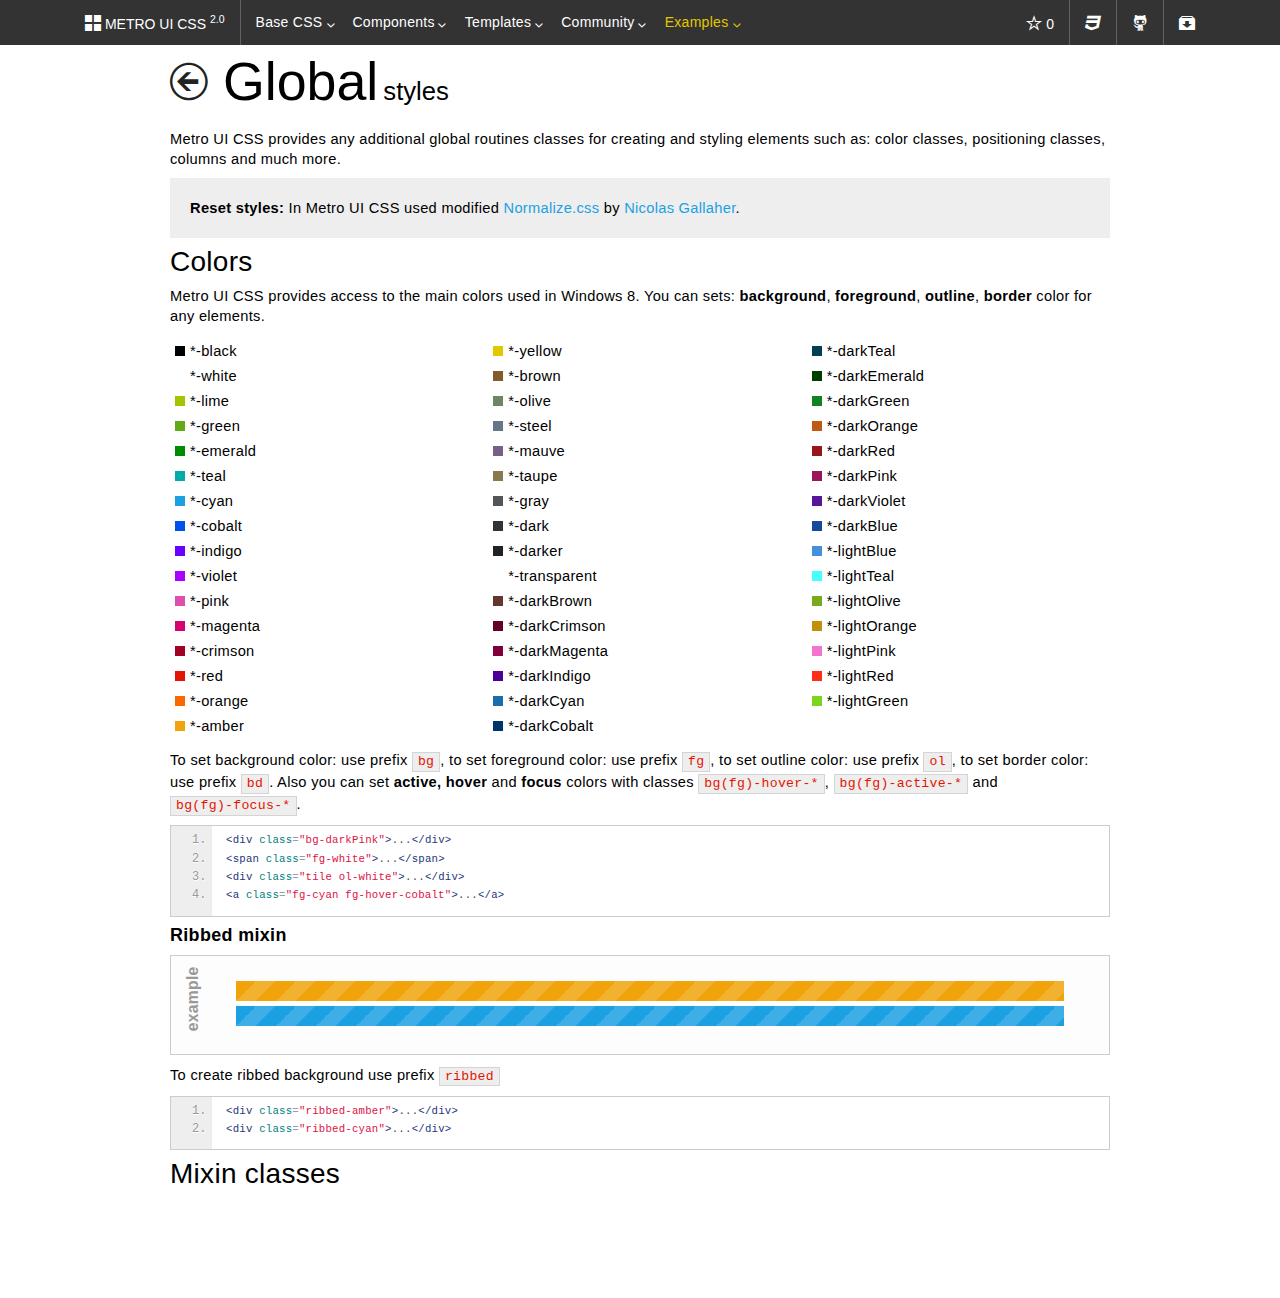
<file: metro/docs/global.html>
<!DOCTYPE html>
<html>
<head>
    <meta charset="utf-8">
    <meta name="viewport" content="width=device-width, initial-scale=1.0, maximum-scale=1.0, user-scalable=no">
    <meta name="product" content="Metro UI CSS Framework">
    <meta name="description" content="Simple responsive css framework">
    <meta name="author" content="Sergey S. Pimenov, Ukraine, Kiev">

    <link href="css/metro-bootstrap.css" rel="stylesheet">
    <link href="css/metro-bootstrap-responsive.css" rel="stylesheet">
    <link href="css/iconFont.css" rel="stylesheet">
    <link href="css/docs.css" rel="stylesheet">
    <link href="js/prettify/prettify.css" rel="stylesheet">


    <!-- Load JavaScript Libraries -->
    <script src="js/jquery/jquery.min.js"></script>
    <script src="js/jquery/jquery.widget.min.js"></script>
    <script src="js/jquery/jquery.mousewheel.js"></script>
    <script src="js/prettify/prettify.js"></script>

    <!-- Metro UI CSS JavaScript plugins -->
    <script src="js/load-metro.js"></script>

    <!-- Local JavaScript -->
    <script src="js/docs.js"></script>
    <script src="js/github.info.js"></script>

    <title>Metro UI CSS : Metro Bootstrap CSS Library</title>
</head>
<body class="metro">
    <header class="bg-dark" data-load="header.html"></header>

    <div class="page">

        <div class="page-region">
            <div class="page-region-content">
                <h1>
                    <a href="/"><i class="icon-arrow-left-3 fg-darker smaller"></i></a>
                    Global<small class="on-right">styles</small>
                </h1>

                <p>
                    Metro UI CSS provides any additional global routines classes for creating and styling elements such as:
                    color classes, positioning classes, columns and much more.
                </p>

                <p class="description bg-grayLighter padding20">
                    <strong>Reset styles: </strong> In Metro UI CSS used modified <a class="fg-cyan fg-hover-cobalt" href="http://github.com/necolas/normalize.css">Normalize.css</a> by <a class="fg-cyan fg-hover-cobalt" href="http://nicolasgallagher.com/">Nicolas Gallaher</a>.
                </p>

                <h2 id="_colors">Colors</h2>
                <p class="description">
                    Metro UI CSS provides access to the main colors used in Windows 8. You can sets: <strong>background</strong>, <strong>foreground</strong>, <strong>outline</strong>, <strong>border</strong> color for any elements.
                </p>
                <ul class="unstyled three-columns color-stack">
                    <li><span class="square10 inline-block bg-black on-left"></span>*-black</li>
                    <li><span class="square10 inline-block bg-white on-left"></span>*-white</li>
                    <li><span class="square10 inline-block bg-lime on-left"></span>*-lime</li>
                    <li><span class="square10 inline-block bg-green on-left"></span>*-green</li>
                    <li><span class="square10 inline-block bg-emerald on-left"></span>*-emerald</li>
                    <li><span class="square10 inline-block bg-teal on-left"></span>*-teal</li>
                    <li><span class="square10 inline-block bg-cyan on-left"></span>*-cyan</li>
                    <li><span class="square10 inline-block bg-cobalt on-left"></span>*-cobalt</li>
                    <li><span class="square10 inline-block bg-indigo on-left"></span>*-indigo</li>
                    <li><span class="square10 inline-block bg-violet on-left"></span>*-violet</li>
                    <li><span class="square10 inline-block bg-pink on-left"></span>*-pink</li>
                    <li><span class="square10 inline-block bg-magenta on-left"></span>*-magenta</li>
                    <li><span class="square10 inline-block bg-crimson on-left"></span>*-crimson</li>
                    <li><span class="square10 inline-block bg-red on-left"></span>*-red</li>
                    <li><span class="square10 inline-block bg-orange on-left"></span>*-orange</li>
                    <li><span class="square10 inline-block bg-amber on-left"></span>*-amber</li>
                    <li><span class="square10 inline-block bg-yellow on-left"></span>*-yellow</li>
                    <li><span class="square10 inline-block bg-brown on-left"></span>*-brown</li>
                    <li><span class="square10 inline-block bg-olive on-left"></span>*-olive</li>
                    <li><span class="square10 inline-block bg-steel on-left"></span>*-steel</li>
                    <li><span class="square10 inline-block bg-mauve on-left"></span>*-mauve</li>
                    <li><span class="square10 inline-block bg-taupe on-left"></span>*-taupe</li>
                    <li><span class="square10 inline-block bg-gray on-left"></span>*-gray</li>
                    <li><span class="square10 inline-block bg-dark on-left"></span>*-dark</li>
                    <li><span class="square10 inline-block bg-darker on-left"></span>*-darker</li>
                    <li><span class="square10 inline-block bg-transparent on-left"></span>*-transparent</li>
                    <li><span class="square10 inline-block bg-darkBrown on-left"></span>*-darkBrown</li>
                    <li><span class="square10 inline-block bg-darkCrimson on-left"></span>*-darkCrimson</li>
                    <li><span class="square10 inline-block bg-darkMagenta on-left"></span>*-darkMagenta</li>
                    <li><span class="square10 inline-block bg-darkIndigo on-left"></span>*-darkIndigo</li>
                    <li><span class="square10 inline-block bg-darkCyan on-left"></span>*-darkCyan</li>
                    <li><span class="square10 inline-block bg-darkCobalt on-left"></span>*-darkCobalt</li>
                    <li><span class="square10 inline-block bg-darkTeal on-left"></span>*-darkTeal</li>
                    <li><span class="square10 inline-block bg-darkEmerald on-left"></span>*-darkEmerald</li>
                    <li><span class="square10 inline-block bg-darkGreen on-left"></span>*-darkGreen</li>
                    <li><span class="square10 inline-block bg-darkOrange on-left"></span>*-darkOrange</li>
                    <li><span class="square10 inline-block bg-darkRed on-left"></span>*-darkRed</li>
                    <li><span class="square10 inline-block bg-darkPink on-left"></span>*-darkPink</li>
                    <li><span class="square10 inline-block bg-darkViolet on-left"></span>*-darkViolet</li>
                    <li><span class="square10 inline-block bg-darkBlue on-left"></span>*-darkBlue</li>
                    <li><span class="square10 inline-block bg-lightBlue on-left"></span>*-lightBlue</li>
                    <li><span class="square10 inline-block bg-lightTeal on-left"></span>*-lightTeal</li>
                    <li><span class="square10 inline-block bg-lightOlive on-left"></span>*-lightOlive</li>
                    <li><span class="square10 inline-block bg-lightOrange on-left"></span>*-lightOrange</li>
                    <li><span class="square10 inline-block bg-lightPink on-left"></span>*-lightPink</li>
                    <li><span class="square10 inline-block bg-lightRed on-left"></span>*-lightRed</li>
                    <li><span class="square10 inline-block bg-lightGreen on-left"></span>*-lightGreen</li>
                </ul>
                <p class="description">
                    To set background color: use prefix <code>bg</code>, to set foreground color: use prefix <code>fg</code>, to set outline color: use prefix <code>ol</code>, to set border color: use prefix <code>bd</code>.
                    Also you can set <strong>active, hover</strong> and <strong>focus</strong> colors with classes <code>bg(fg)-hover-*</code>, <code>bg(fg)-active-*</code> and <code>bg(fg)-focus-*</code>.
                </p>
<pre class="prettyprint linenums">
&lt;div class="bg-darkPink"&gt;...&lt;/div&gt;
&lt;span class="fg-white"&gt;...&lt;/span&gt;
&lt;div class="tile ol-white"&gt;...&lt;/div&gt;
&lt;a class="fg-cyan fg-hover-cobalt"&gt;...&lt;/a&gt;
</pre>

                <h4>Ribbed mixin</h4>
                <div class="example">
                    <div class="margin5 padding10 ribbed-amber"></div>
                    <div class="margin5 padding10 ribbed-cyan"></div>
                </div>
                <p>To create ribbed background use prefix <code>ribbed</code></p>
<pre class="prettyprint linenums">
&lt;div class="ribbed-amber"&gt;...&lt;/div&gt;
&lt;div class="ribbed-cyan"&gt;...&lt;/div&gt;
</pre>

                <h2 id="_position">Mixin classes</h2>
            </div>
        </div>

        <div class="page-footer">
            <div class="page-footer-content">
                <!--<div data-load="header.html"></div>-->
            </div>
        </div>
    </div>

    <script src="js/hitua.js"></script>

</body>
</html>
</file>
<file: TETRIS/tetris.css>
html, body {
	background-color:#333333;
	color:#FFF;
	font-family:arial,helvetica;
}

h1 {
	text-align:center;
}

#tetris {
	margin:2em auto;
	width:26em;
	overflow:hidden;
}

#grid {
	float:left;
}

#grid table, #next table {
	border:0.2em solid #999999;
}

#grid td, #next td {
	width:1.2em;
	height:1.2em;
	-moz-border-radius:0.5em;
}

#next {
	margin-bottom:1em;
	float:right;
}

#stats {
	margin-bottom:1em;
	float:right;
	clear:right;
}

#stats div {
	font-size:120%;
	width:7em;
	text-align:right;
}

#cmd {
	font-size:120%;
	float:right;
	clear:right;
	width:7em;
	text-align:right;
}

#cmd input {
	margin-bottom:1em;
}

#info {
	font-size:80%;
	float:right;
	clear:right;
	width:7em;
	text-align:right;
}

#info input {
	width:1.5em;
	text-align:center;
}

#src {
	font-family:arial,helvetica;
	font-size:80%;
	color:#FFF;
}
</file>
<file: metro/docs/css/iconFont.css>
@font-face {
  font-family: 'iconFont';
  src: url('../fonts/iconFont.eot');
  src: url('../fonts/iconFont.eot?#iefix') format('embedded-opentype'), url('../fonts/iconFont.woff') format('woff'), url('../fonts/iconFont.ttf') format('truetype'), url('../fonts/iconFont.svg#iconFont') format('svg');
  font-weight: normal;
  font-style: normal;
}
[data-icon]:before {
  font-family: 'iconFont';
  content: attr(data-icon);
  speak: none;
  font-weight: normal;
  font-variant: normal;
  text-transform: none;
  line-height: 1;
  -webkit-font-smoothing: antialiased;
}
[class*="icon-"] {
  font-family: 'iconFont' !important;
  speak: none;
  font-style: normal;
  font-weight: normal !important;
  font-variant: normal;
  text-transform: none;
  text-decoration: inherit;
  line-height: 1;
  display: inline-block;
  vertical-align: -8%;
  -webkit-font-smoothing: antialiased;
  font-size: inherit;
}
[class*="icon-"].smaller {
  font-size: .7em;
  vertical-align: 6%;
}
[class*="icon-"].large {
  font-size: 1.2em;
  vertical-align: -10%;
}
.icon-newspaper:before {
  content: "\e001";
}
.icon-pencil:before {
  content: "\e002";
}
.icon-droplet:before {
  content: "\e003";
}
.icon-pictures:before {
  content: "\e004";
}
.icon-camera:before {
  content: "\e005";
}
.icon-music:before {
  content: "\e006";
}
.icon-film:before {
  content: "\e007";
}
.icon-camera-2:before {
  content: "\e008";
}
.icon-spades:before {
  content: "\e009";
}
.icon-clubs:before {
  content: "\e00a";
}
.icon-diamonds:before {
  content: "\e00b";
}
.icon-broadcast:before {
  content: "\e00c";
}
.icon-mic:before {
  content: "\e00d";
}
.icon-book:before {
  content: "\e00e";
}
.icon-file:before {
  content: "\e00f";
}
.icon-new:before {
  content: "\e010";
}
.icon-copy:before {
  content: "\e011";
}
.icon-folder:before {
  content: "\e012";
}
.icon-folder-2:before {
  content: "\e013";
}
.icon-tag:before {
  content: "\e014";
}
.icon-cart:before {
  content: "\e015";
}
.icon-basket:before {
  content: "\e016";
}
.icon-calculate:before {
  content: "\e017";
}
.icon-support:before {
  content: "\e018";
}
.icon-phone:before {
  content: "\e019";
}
.icon-mail:before {
  content: "\e01a";
}
.icon-location:before {
  content: "\e01b";
}
.icon-compass:before {
  content: "\e01c";
}
.icon-history:before {
  content: "\e01d";
}
.icon-clock:before {
  content: "\e01e";
}
.icon-bell:before {
  content: "\e01f";
}
.icon-calendar:before {
  content: "\e020";
}
.icon-printer:before {
  content: "\e021";
}
.icon-mouse:before {
  content: "\e022";
}
.icon-screen:before {
  content: "\e023";
}
.icon-laptop:before {
  content: "\e024";
}
.icon-mobile:before {
  content: "\e025";
}
.icon-cabinet:before {
  content: "\e026";
}
.icon-drawer:before {
  content: "\e027";
}
.icon-drawer-2:before {
  content: "\e028";
}
.icon-box:before {
  content: "\e029";
}
.icon-box-add:before {
  content: "\e02a";
}
.icon-box-remove:before {
  content: "\e02b";
}
.icon-download:before {
  content: "\e02c";
}
.icon-upload:before {
  content: "\e02d";
}
.icon-database:before {
  content: "\e02e";
}
.icon-flip:before {
  content: "\e02f";
}
.icon-flip-2:before {
  content: "\e030";
}
.icon-undo:before {
  content: "\e031";
}
.icon-redo:before {
  content: "\e032";
}
.icon-forward:before {
  content: "\e033";
}
.icon-reply:before {
  content: "\e034";
}
.icon-reply-2:before {
  content: "\e035";
}
.icon-comments:before {
  content: "\e036";
}
.icon-comments-2:before {
  content: "\e037";
}
.icon-comments-3:before {
  content: "\e038";
}
.icon-comments-4:before {
  content: "\e039";
}
.icon-comments-5:before {
  content: "\e03a";
}
.icon-user:before {
  content: "\e03b";
}
.icon-user-2:before {
  content: "\e03c";
}
.icon-user-3:before {
  content: "\e03d";
}
.icon-busy:before {
  content: "\e03e";
}
.icon-loading:before {
  content: "\e03f";
}
.icon-loading-2:before {
  content: "\e040";
}
.icon-search:before {
  content: "\e041";
}
.icon-zoom-in:before {
  content: "\e042";
}
.icon-zoom-out:before {
  content: "\e043";
}
.icon-key:before {
  content: "\e044";
}
.icon-key-2:before {
  content: "\e045";
}
.icon-locked:before {
  content: "\e046";
}
.icon-unlocked:before {
  content: "\e047";
}
.icon-wrench:before {
  content: "\e048";
}
.icon-equalizer:before {
  content: "\e049";
}
.icon-cog:before {
  content: "\e04a";
}
.icon-pie:before {
  content: "\e04b";
}
.icon-bars:before {
  content: "\e04c";
}
.icon-stats-up:before {
  content: "\e04d";
}
.icon-gift:before {
  content: "\e04e";
}
.icon-trophy:before {
  content: "\e04f";
}
.icon-diamond:before {
  content: "\e050";
}
.icon-coffee:before {
  content: "\e051";
}
.icon-rocket:before {
  content: "\e052";
}
.icon-meter-slow:before {
  content: "\e053";
}
.icon-meter-medium:before {
  content: "\e054";
}
.icon-meter-fast:before {
  content: "\e055";
}
.icon-dashboard:before {
  content: "\e056";
}
.icon-fire:before {
  content: "\e057";
}
.icon-lab:before {
  content: "\e058";
}
.icon-remove:before {
  content: "\e059";
}
.icon-briefcase:before {
  content: "\e05a";
}
.icon-briefcase-2:before {
  content: "\e05b";
}
.icon-cars:before {
  content: "\e05c";
}
.icon-bus:before {
  content: "\e05d";
}
.icon-cube:before {
  content: "\e05e";
}
.icon-cube-2:before {
  content: "\e05f";
}
.icon-puzzle:before {
  content: "\e060";
}
.icon-glasses:before {
  content: "\e061";
}
.icon-glasses-2:before {
  content: "\e062";
}
.icon-accessibility:before {
  content: "\e063";
}
.icon-accessibility-2:before {
  content: "\e064";
}
.icon-target:before {
  content: "\e065";
}
.icon-target-2:before {
  content: "\e066";
}
.icon-lightning:before {
  content: "\e067";
}
.icon-power:before {
  content: "\e068";
}
.icon-power-2:before {
  content: "\e069";
}
.icon-clipboard:before {
  content: "\e06a";
}
.icon-clipboard-2:before {
  content: "\e06b";
}
.icon-playlist:before {
  content: "\e06c";
}
.icon-grid-view:before {
  content: "\e06d";
}
.icon-tree-view:before {
  content: "\e06e";
}
.icon-cloud:before {
  content: "\e06f";
}
.icon-cloud-2:before {
  content: "\e070";
}
.icon-download-2:before {
  content: "\e071";
}
.icon-upload-2:before {
  content: "\e072";
}
.icon-upload-3:before {
  content: "\e073";
}
.icon-link:before {
  content: "\e074";
}
.icon-link-2:before {
  content: "\e075";
}
.icon-flag:before {
  content: "\e076";
}
.icon-flag-2:before {
  content: "\e077";
}
.icon-attachment:before {
  content: "\e078";
}
.icon-eye:before {
  content: "\e079";
}
.icon-bookmark:before {
  content: "\e07a";
}
.icon-bookmark-2:before {
  content: "\e07b";
}
.icon-star:before {
  content: "\e07c";
}
.icon-star-2:before {
  content: "\e07d";
}
.icon-star-3:before {
  content: "\e07e";
}
.icon-heart:before {
  content: "\e07f";
}
.icon-heart-2:before {
  content: "\e080";
}
.icon-thumbs-up:before {
  content: "\e081";
}
.icon-thumbs-down:before {
  content: "\e082";
}
.icon-plus:before {
  content: "\e083";
}
.icon-minus:before {
  content: "\e084";
}
.icon-help:before {
  content: "\e085";
}
.icon-help-2:before {
  content: "\e086";
}
.icon-blocked:before {
  content: "\e087";
}
.icon-cancel:before {
  content: "\e088";
}
.icon-cancel-2:before {
  content: "\e089";
}
.icon-checkmark:before {
  content: "\e08a";
}
.icon-minus-2:before {
  content: "\e08b";
}
.icon-plus-2:before {
  content: "\e08c";
}
.icon-enter:before {
  content: "\e08d";
}
.icon-exit:before {
  content: "\e08e";
}
.icon-loop:before {
  content: "\e08f";
}
.icon-arrow-up-left:before {
  content: "\e090";
}
.icon-arrow-up:before {
  content: "\e091";
}
.icon-arrow-up-right:before {
  content: "\e092";
}
.icon-arrow-right:before {
  content: "\e093";
}
.icon-arrow-down-right:before {
  content: "\e094";
}
.icon-arrow-down:before {
  content: "\e095";
}
.icon-arrow-down-left:before {
  content: "\e096";
}
.icon-arrow-left:before {
  content: "\e097";
}
.icon-arrow-up-2:before {
  content: "\e098";
}
.icon-arrow-right-2:before {
  content: "\e099";
}
.icon-arrow-down-2:before {
  content: "\e09a";
}
.icon-arrow-left-2:before {
  content: "\e09b";
}
.icon-arrow-up-3:before {
  content: "\e09c";
}
.icon-arrow-right-3:before {
  content: "\e09d";
}
.icon-arrow-down-3:before {
  content: "\e09e";
}
.icon-arrow-left-3:before {
  content: "\e09f";
}
.icon-menu:before {
  content: "\e0a0";
}
.icon-enter-2:before {
  content: "\e0a1";
}
.icon-backspace:before {
  content: "\e0a2";
}
.icon-backspace-2:before {
  content: "\e0a3";
}
.icon-tab:before {
  content: "\e0a4";
}
.icon-tab-2:before {
  content: "\e0a5";
}
.icon-checkbox:before {
  content: "\e0a6";
}
.icon-checkbox-unchecked:before {
  content: "\e0a7";
}
.icon-checkbox-partial:before {
  content: "\e0a8";
}
.icon-radio-checked:before {
  content: "\e0a9";
}
.icon-radio-unchecked:before {
  content: "\e0aa";
}
.icon-font:before {
  content: "\e0ab";
}
.icon-paragraph-left:before {
  content: "\e0ac";
}
.icon-paragraph-center:before {
  content: "\e0ad";
}
.icon-paragraph-right:before {
  content: "\e0ae";
}
.icon-paragraph-justify:before {
  content: "\e0af";
}
.icon-left-to-right:before {
  content: "\e0b0";
}
.icon-right-to-left:before {
  content: "\e0b1";
}
.icon-share:before {
  content: "\e0b2";
}
.icon-new-tab:before {
  content: "\e0b3";
}
.icon-new-tab-2:before {
  content: "\e0b4";
}
.icon-embed:before {
  content: "\e0b5";
}
.icon-code:before {
  content: "\e0b6";
}
.icon-bluetooth:before {
  content: "\e0b7";
}
.icon-share-2:before {
  content: "\e0b8";
}
.icon-share-3:before {
  content: "\e0b9";
}
.icon-mail-2:before {
  content: "\e0ba";
}
.icon-google:before {
  content: "\e0bb";
}
.icon-google-plus:before {
  content: "\e0bc";
}
.icon-google-drive:before {
  content: "\e0bd";
}
.icon-facebook:before {
  content: "\e0be";
}
.icon-instagram:before {
  content: "\e0bf";
}
.icon-twitter:before {
  content: "\e0c0";
}
.icon-feed:before {
  content: "\e0c1";
}
.icon-youtube:before {
  content: "\e0c2";
}
.icon-vimeo:before {
  content: "\e0c3";
}
.icon-flickr:before {
  content: "\e0c4";
}
.icon-picassa:before {
  content: "\e0c5";
}
.icon-dribbble:before {
  content: "\e0c6";
}
.icon-deviantart:before {
  content: "\e0c7";
}
.icon-github:before {
  content: "\e0c8";
}
.icon-github-2:before {
  content: "\e0c9";
}
.icon-github-3:before {
  content: "\e0ca";
}
.icon-github-4:before {
  content: "\e0cb";
}
.icon-github-5:before {
  content: "\e0cc";
}
.icon-git:before {
  content: "\e0cd";
}
.icon-github-6:before {
  content: "\e0ce";
}
.icon-wordpress:before {
  content: "\e0cf";
}
.icon-joomla:before {
  content: "\e0d0";
}
.icon-blogger:before {
  content: "\e0d1";
}
.icon-tumblr:before {
  content: "\e0d2";
}
.icon-yahoo:before {
  content: "\e0d3";
}
.icon-amazon:before {
  content: "\e0d4";
}
.icon-tux:before {
  content: "\e0d5";
}
.icon-apple:before {
  content: "\e0d6";
}
.icon-finder:before {
  content: "\e0d7";
}
.icon-android:before {
  content: "\e0d8";
}
.icon-windows:before {
  content: "\e0d9";
}
.icon-soundcloud:before {
  content: "\e0da";
}
.icon-skype:before {
  content: "\e0db";
}
.icon-reddit:before {
  content: "\e0dc";
}
.icon-linkedin:before {
  content: "\e0dd";
}
.icon-lastfm:before {
  content: "\e0de";
}
.icon-delicious:before {
  content: "\e0df";
}
.icon-stumbleupon:before {
  content: "\e0e0";
}
.icon-pinterest:before {
  content: "\e0e1";
}
.icon-xing:before {
  content: "\e0e2";
}
.icon-flattr:before {
  content: "\e0e3";
}
.icon-foursquare:before {
  content: "\e0e4";
}
.icon-paypal:before {
  content: "\e0e5";
}
.icon-yelp:before {
  content: "\e0e6";
}
.icon-libreoffice:before {
  content: "\e0e7";
}
.icon-file-pdf:before {
  content: "\e0e8";
}
.icon-file-openoffice:before {
  content: "\e0e9";
}
.icon-file-word:before {
  content: "\e0ea";
}
.icon-file-excel:before {
  content: "\e0eb";
}
.icon-file-powerpoint:before {
  content: "\e0ec";
}
.icon-file-zip:before {
  content: "\e0ed";
}
.icon-file-xml:before {
  content: "\e0ee";
}
.icon-file-css:before {
  content: "\e0ef";
}
.icon-html5:before {
  content: "\e0f0";
}
.icon-html5-2:before {
  content: "\e0f1";
}
.icon-css3:before {
  content: "\e0f2";
}
.icon-chrome:before {
  content: "\e0f3";
}
.icon-firefox:before {
  content: "\e0f4";
}
.icon-IE:before {
  content: "\e0f5";
}
.icon-opera:before {
  content: "\e0f6";
}
.icon-safari:before {
  content: "\e0f7";
}
.icon-IcoMoon:before {
  content: "\e0f8";
}
.icon-sunrise:before {
  content: "\e0f9";
}
.icon-sun:before {
  content: "\e0fa";
}
.icon-moon:before {
  content: "\e0fb";
}
.icon-sun-2:before {
  content: "\e0fc";
}
.icon-windy:before {
  content: "\e0fd";
}
.icon-wind:before {
  content: "\e0fe";
}
.icon-snowflake:before {
  content: "\e0ff";
}
.icon-cloudy:before {
  content: "\e100";
}
.icon-cloud-3:before {
  content: "\e101";
}
.icon-weather:before {
  content: "\e102";
}
.icon-weather-2:before {
  content: "\e103";
}
.icon-weather-3:before {
  content: "\e104";
}
.icon-lines:before {
  content: "\e105";
}
.icon-cloud-4:before {
  content: "\e106";
}
.icon-lightning-2:before {
  content: "\e107";
}
.icon-lightning-3:before {
  content: "\e108";
}
.icon-rainy:before {
  content: "\e109";
}
.icon-rainy-2:before {
  content: "\e10a";
}
.icon-windy-2:before {
  content: "\e10b";
}
.icon-windy-3:before {
  content: "\e10c";
}
.icon-snowy:before {
  content: "\e10d";
}
.icon-snowy-2:before {
  content: "\e10e";
}
.icon-snowy-3:before {
  content: "\e10f";
}
.icon-weather-4:before {
  content: "\e110";
}
.icon-cloudy-2:before {
  content: "\e111";
}
.icon-cloud-5:before {
  content: "\e112";
}
.icon-lightning-4:before {
  content: "\e113";
}
.icon-sun-3:before {
  content: "\e114";
}
.icon-moon-2:before {
  content: "\e115";
}
.icon-cloudy-3:before {
  content: "\e116";
}
.icon-cloud-6:before {
  content: "\e117";
}
.icon-cloud-7:before {
  content: "\e118";
}
.icon-lightning-5:before {
  content: "\e119";
}
.icon-rainy-3:before {
  content: "\e11a";
}
.icon-rainy-4:before {
  content: "\e11b";
}
.icon-windy-4:before {
  content: "\e11c";
}
.icon-windy-5:before {
  content: "\e11d";
}
.icon-snowy-4:before {
  content: "\e11e";
}
.icon-snowy-5:before {
  content: "\e11f";
}
.icon-weather-5:before {
  content: "\e120";
}
.icon-cloudy-4:before {
  content: "\e121";
}
.icon-lightning-6:before {
  content: "\e122";
}
.icon-thermometer:before {
  content: "\e123";
}
.icon-compass-2:before {
  content: "\e124";
}
.icon-none:before {
  content: "\e125";
}
.icon-Celsius:before {
  content: "\e126";
}
.icon-Fahrenheit:before {
  content: "\e127";
}
.icon-forrst:before {
  content: "\e128";
}
.icon-headphones:before {
  content: "\e129";
}
.icon-bug:before {
  content: "\e12a";
}
.icon-cart-2:before {
  content: "\e12b";
}
.icon-earth:before {
  content: "\e12c";
}
.icon-battery:before {
  content: "\e12d";
}
.icon-list:before {
  content: "\e12e";
}
.icon-grid:before {
  content: "\e12f";
}
.icon-alarm:before {
  content: "\e130";
}
.icon-location-2:before {
  content: "\e131";
}
.icon-pointer:before {
  content: "\e132";
}
.icon-diary:before {
  content: "\e133";
}
.icon-eye-2:before {
  content: "\e134";
}
.icon-console:before {
  content: "\e135";
}
.icon-location-3:before {
  content: "\e136";
}
.icon-move:before {
  content: "\e137";
}
.icon-gift-2:before {
  content: "\e138";
}
.icon-monitor:before {
  content: "\e139";
}
.icon-mobile-2:before {
  content: "\e13a";
}
.icon-switch:before {
  content: "\e13b";
}
.icon-star-4:before {
  content: "\e13c";
}
.icon-address-book:before {
  content: "\e13d";
}
.icon-shit:before {
  content: "\e13e";
}
.icon-cone:before {
  content: "\e13f";
}
.icon-credit-card:before {
  content: "\e140";
}
.icon-type:before {
  content: "\e141";
}
.icon-volume:before {
  content: "\e142";
}
.icon-volume-2:before {
  content: "\e143";
}
.icon-locked-2:before {
  content: "\e144";
}
.icon-warning:before {
  content: "\e145";
}
.icon-info:before {
  content: "\e146";
}
.icon-filter:before {
  content: "\e147";
}
.icon-bookmark-3:before {
  content: "\e148";
}
.icon-bookmark-4:before {
  content: "\e149";
}
.icon-stats:before {
  content: "\e14a";
}
.icon-compass-3:before {
  content: "\e14b";
}
.icon-keyboard:before {
  content: "\e14c";
}
.icon-award-fill:before {
  content: "\e14d";
}
.icon-award-stroke:before {
  content: "\e14e";
}
.icon-beaker-alt:before {
  content: "\e14f";
}
.icon-beaker:before {
  content: "\e150";
}
.icon-move-vertical:before {
  content: "\e151";
}
.icon-move-horizontal:before {
  content: "\e152";
}
.icon-steering-wheel:before {
  content: "\e153";
}
.icon-volume-3:before {
  content: "\e154";
}
.icon-volume-mute:before {
  content: "\e155";
}
.icon-play:before {
  content: "\e156";
}
.icon-pause:before {
  content: "\e157";
}
.icon-stop:before {
  content: "\e158";
}
.icon-eject:before {
  content: "\e159";
}
.icon-first:before {
  content: "\e15a";
}
.icon-last:before {
  content: "\e15b";
}
.icon-play-alt:before {
  content: "\e15c";
}
.icon-battery-charging:before {
  content: "\e160";
}
.icon-left-quote:before {
  content: "\e161";
}
.icon-right-quote:before {
  content: "\e162";
}
.icon-left-quote-alt:before {
  content: "\e163";
}
.icon-right-quote-alt:before {
  content: "\e164";
}
.icon-smiley:before {
  content: "\e165";
}
.icon-umbrella:before {
  content: "\e166";
}
.icon-info-2:before {
  content: "\e167";
}
.icon-chart-alt:before {
  content: "\e168";
}
.icon-at:before {
  content: "\e169";
}
.icon-hash:before {
  content: "\e16a";
}
.icon-pilcrow:before {
  content: "\e16b";
}
.icon-fullscreen-alt:before {
  content: "\e16c";
}
.icon-fullscreen-exit-alt:before {
  content: "\e16d";
}
.icon-layers-alt:before {
  content: "\e16e";
}
.icon-layers:before {
  content: "\e16f";
}
.icon-floppy:before {
  content: "\e170";
}
.icon-rainbow:before {
  content: "\e000";
}
.icon-air:before {
  content: "\e171";
}
.icon-home:before {
  content: "\e172";
}
.icon-spin:before {
  content: "\e173";
}
.icon-auction:before {
  content: "\e174";
}
.icon-dollar:before {
  content: "\e175";
}
.icon-dollar-2:before {
  content: "\e176";
}
.icon-coins:before {
  content: "\e177";
}
.icon-file-2:before {
  content: "\e186";
}
.icon-file-3:before {
  content: "\e187";
}
.icon-file-4:before {
  content: "\e188";
}
.icon-files:before {
  content: "\e189";
}
.icon-phone-2:before {
  content: "\e18a";
}
.icon-tablet:before {
  content: "\e18b";
}
.icon-monitor-2:before {
  content: "\e18c";
}
.icon-window:before {
  content: "\e18d";
}
.icon-tv:before {
  content: "\e18e";
}
.icon-camera-3:before {
  content: "\e18f";
}
.icon-image:before {
  content: "\e190";
}
.icon-open:before {
  content: "\e191";
}
.icon-sale:before {
  content: "\e192";
}
.icon-direction:before {
  content: "\e193";
}
.icon-medal:before {
  content: "\e194";
}
.icon-medal-2:before {
  content: "\e195";
}
.icon-satellite:before {
  content: "\e196";
}
.icon-discout:before {
  content: "\e197";
}
.icon-barcode:before {
  content: "\e198";
}
.icon-ticket:before {
  content: "\e199";
}
.icon-shipping:before {
  content: "\e19a";
}
.icon-globe:before {
  content: "\e19b";
}
.icon-anchor:before {
  content: "\e19c";
}
.icon-pop-out:before {
  content: "\e19d";
}
.icon-pop-in:before {
  content: "\e19e";
}
.icon-resize:before {
  content: "\e178";
}
.icon-battery-2:before {
  content: "\e179";
}
.icon-battery-3:before {
  content: "\e17a";
}
.icon-battery-4:before {
  content: "\e17b";
}
.icon-battery-5:before {
  content: "\e17c";
}
.icon-tools:before {
  content: "\e17d";
}
.icon-alarm-2:before {
  content: "\e17e";
}
.icon-alarm-cancel:before {
  content: "\e17f";
}
.icon-alarm-clock:before {
  content: "\e180";
}
.icon-chronometer:before {
  content: "\e181";
}
.icon-ruler:before {
  content: "\e182";
}
.icon-lamp:before {
  content: "\e183";
}
.icon-lamp-2:before {
  content: "\e184";
}
.icon-scissors:before {
  content: "\e185";
}
.icon-volume-4:before {
  content: "\e19f";
}
.icon-volume-5:before {
  content: "\e1a0";
}
.icon-volume-6:before {
  content: "\e1a1";
}
.icon-battery-full:before {
  content: "\e15f";
}
.icon-battery-empty:before {
  content: "\e15d";
}
.icon-battery-half:before {
  content: "\e15e";
}
.icon-zip:before {
  content: "\e1a2";
}
.icon-zip-2:before {
  content: "\e1a3";
}
.icon-play-2:before {
  content: "\e1a4";
}
.icon-pause-2:before {
  content: "\e1a5";
}
.icon-record:before {
  content: "\e1a6";
}
.icon-stop-2:before {
  content: "\e1a7";
}
.icon-next:before {
  content: "\e1a8";
}
.icon-previous:before {
  content: "\e1a9";
}
.icon-first-2:before {
  content: "\e1aa";
}
.icon-last-2:before {
  content: "\e1ab";
}
.icon-arrow-left-4:before {
  content: "\e1ac";
}
.icon-arrow-down-4:before {
  content: "\e1ad";
}
.icon-arrow-up-4:before {
  content: "\e1ae";
}
.icon-arrow-right-4:before {
  content: "\e1af";
}
.icon-arrow-left-5:before {
  content: "\e1b0";
}
.icon-arrow-down-5:before {
  content: "\e1b1";
}
.icon-arrow-up-5:before {
  content: "\e1b2";
}
.icon-arrow-right-5:before {
  content: "\e1b3";
}
.icon-cc:before {
  content: "\e1b4";
}
.icon-cc-by:before {
  content: "\e1b5";
}
.icon-cc-nc:before {
  content: "\e1b6";
}
.icon-cc-nc-eu:before {
  content: "\e1b7";
}
.icon-cc-nc-jp:before {
  content: "\e1b8";
}
.icon-cc-sa:before {
  content: "\e1b9";
}
.icon-cc-nd:before {
  content: "\e1ba";
}
.icon-cc-pd:before {
  content: "\e1bb";
}
.icon-cc-zero:before {
  content: "\e1bc";
}
.icon-cc-share:before {
  content: "\e1bd";
}
.icon-cc-share-2:before {
  content: "\e1be";
}
.icon-cycle:before {
  content: "\e1bf";
}
.icon-stop-3:before {
  content: "\e1c0";
}
.icon-stats-2:before {
  content: "\e1c1";
}
.icon-stats-3:before {
  content: "\e1c2";
}
</file>
<file: metro/docs/css/docs.css>
body {
  height: 100%;
  margin: 0;
  padding: 0;
}
.metro .page {
  width: 980px;
  margin: 0 auto;
  padding: 0 20px;
}
.description {
  margin: 10px 0;
}
.show-grid .row [class*="span"] {
  line-height: 40px;
  background: rgba(193, 179, 123, 0.52);
  text-align: center;
  min-height: 10px !important;
}
.color-stack li,
#icon-list li {
  margin-bottom: 5px;
}
.example > img {
  margin: 5px;
  display: inline-block;
}
.example .image-container {
  margin: 10px;
  display: inline-block;
  vertical-align: middle;
}
.layout {
  min-height: 100%;
  position: relative;
}
header {
  height: 45px;
  position: relative;
}
footer {
  width: 100%;
  height: 25px;
}
@media only screen and (max-width: 640px) {
  .prettyprint,
  .example {
    display: none;
  }
}
</file>
<file: metro/docs/js/prettify/prettify.css>
.com { color: #93a1a1 !important; }
.lit { color: #195f91 !important; }
.pun, .opn, .clo { color: #93a1a1 !important; }
.fun { color: #dc322f !important; }
.str, .atv { color: #D14 !important; }
.kwd, .tag { color: #1e347b !important;}
.typ, .atn, .dec, .var { color: teal !important; }
.pln { color: #48484c !important; }

.prettyprint {
    padding: 8px;
    background-color: #fff;
    border: 1px solid #ccc;
    margin: 0;
    margin-bottom: 10px;
    font-family: 'Courier New', monospace;
    font-size: 11pt;
    line-height: 12pt;
}
.prettyprint.linenums {
    box-shadow: inset 40px 0 0 #eeeeee, inset 41px 0 0 #ececf0;
}

.prettyprint ol.linenums {
    margin: 0;
    padding-left: 35px;
}
.prettyprint ol.linenums li {
    padding-left: 12px !important;
    color: #999999;
    line-height: 10pt;
    text-shadow: 0 1px 0 #fff;
    margin-bottom: 5px;
}
</file>
